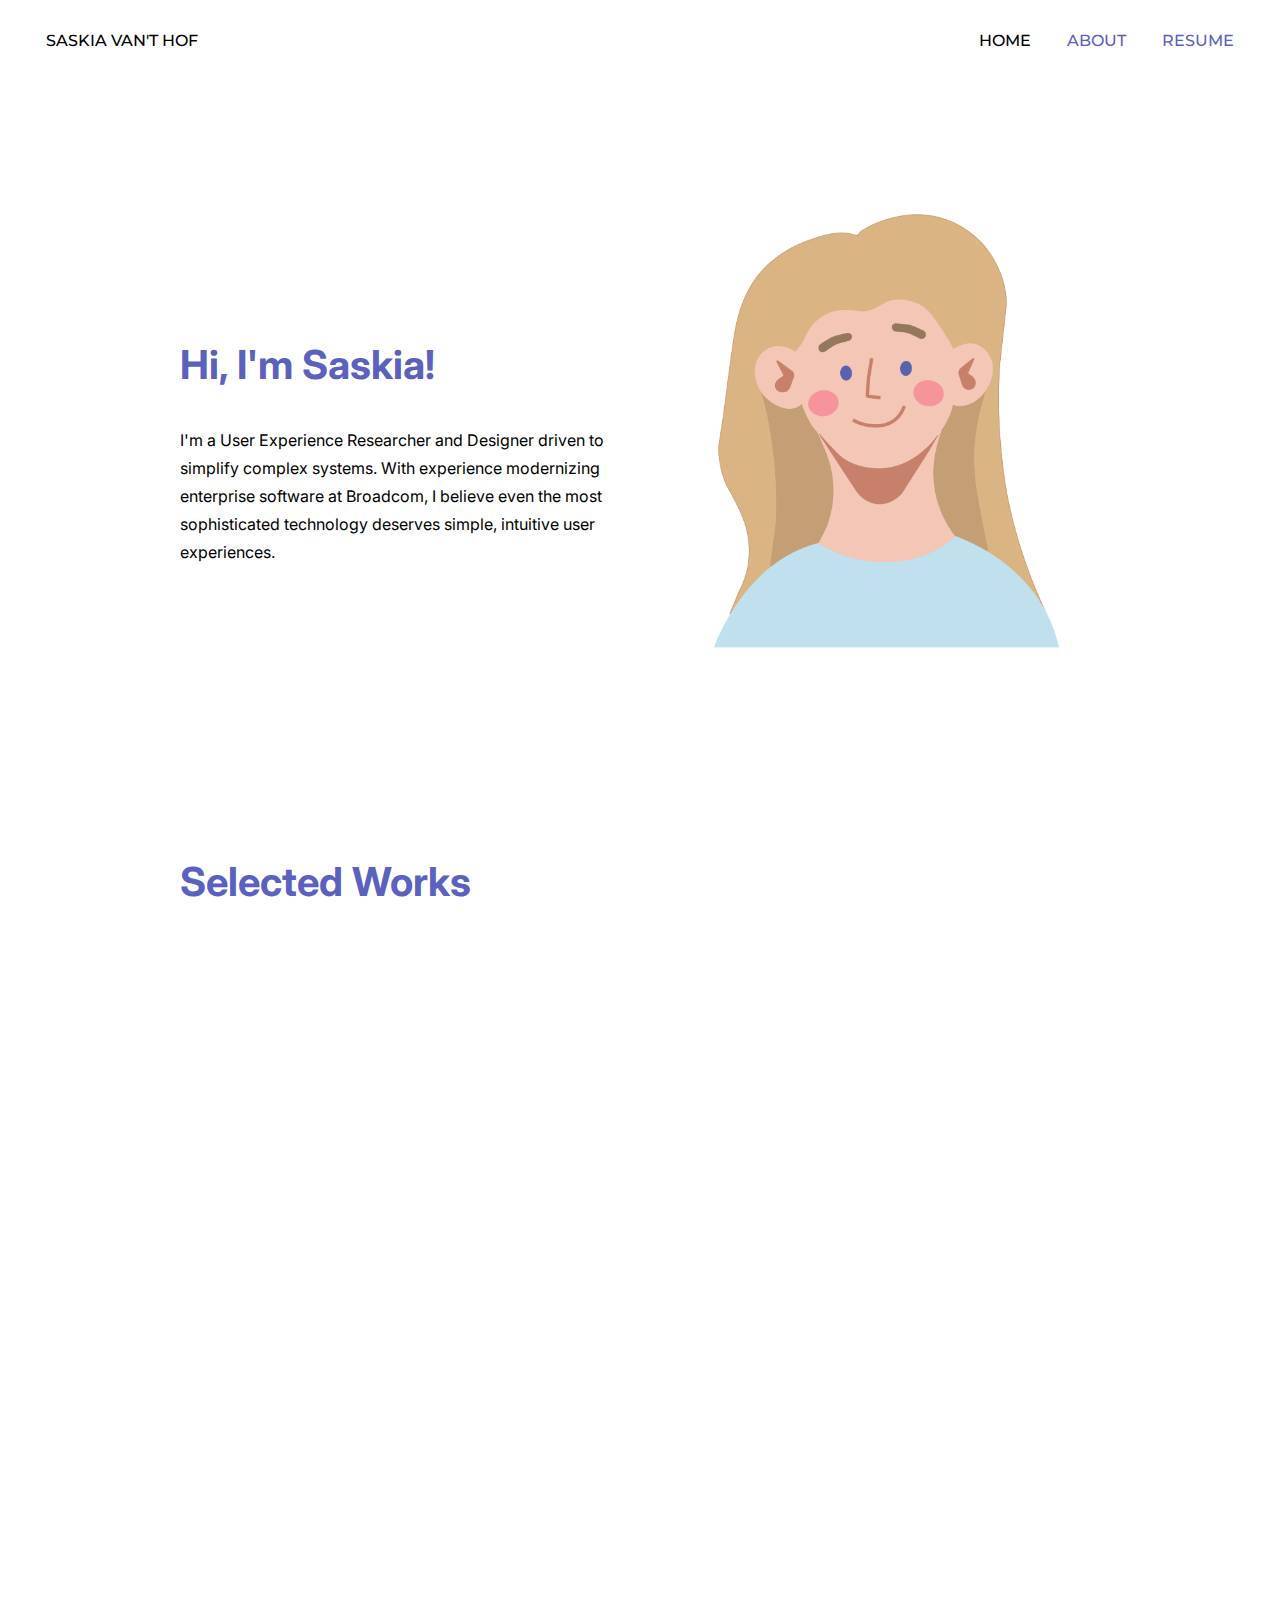
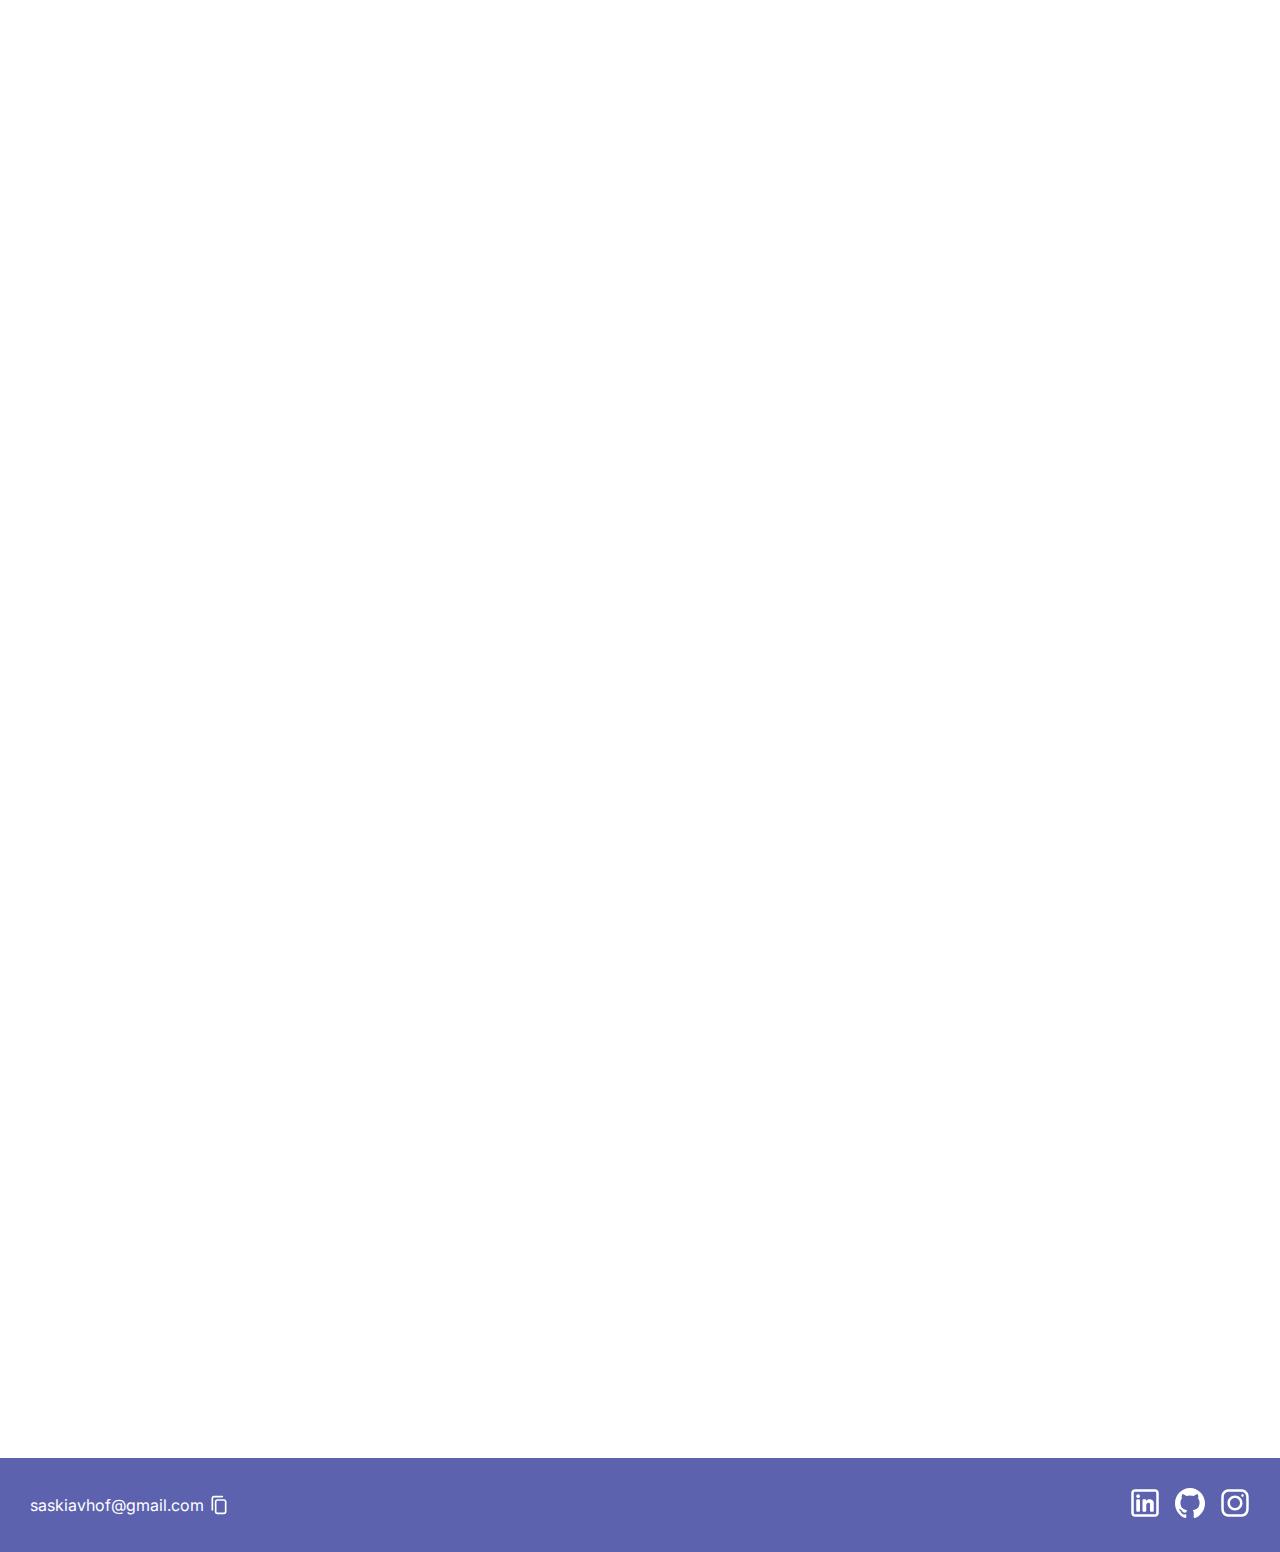
<file: index.html>
<!DOCTYPE html>
<html lang="en">
<head>
  <title>Saskia's Portfolio Website</title>
  <link rel="icon" type="image/x-icon" href="home/me.png">
  <meta charset="UTF-8">
  <meta name="viewport" content="width=device-width, initial-scale=1.0">
  <link rel="stylesheet" href="style.css">
  <script defer src="script.js"></script>
</head>

<!-- Google tag (gtag.js) -->
<script async src="https://www.googletagmanager.com/gtag/js?id=G-143PSEBSB7"></script>
<script>
  window.dataLayer = window.dataLayer || [];
  function gtag(){dataLayer.push(arguments);}
  gtag('js', new Date());

  gtag('config', 'G-143PSEBSB7');
</script>
  
<body class="home">

  <nav>
    <div class="left-section">
      <a href="index.html" id="portfolio" class="home current">SASKIA VAN'T HOF</a>
    </div>
    <div class="right-section">
      <a href="index.html" class="home current">HOME</a>
      <a href="about.html" class="about">ABOUT</a>
      <a href="#" onclick="openResume()" class="resume">RESUME</a>
    </div>
  </nav>

  <section class="intro-container">
    <div class="left-cell" id="left-cell">
      <h1>Hi, I'm Saskia!</h1>
      <p>I'm a User Experience Researcher and Designer driven to simplify complex systems. With experience modernizing enterprise software at Broadcom, I believe even the most sophisticated technology deserves simple, intuitive user experiences.</p>
    </div>
    <div class="right-cell">
      <img src="home/me.png" alt="Illustration of Saskia">
    </div>
  </section>

  <section class="selected-works">
    <h1>Selected Works</h1>
    
    <div class="selected-works-container">

      <div class="selected-works-item">
        <img src="mockups/Broadcom mockup.png" alt="Broadcom Work Image" class="work-image" id="broadcom">
        <div class="selected-work-item-details">
          <h3>Testing AI-Driven Qualitative Analysis for Improved UX Insights</h3>
          <p>Optimized workflow capacity by training local AI to securely and efficiently summarize 1000+ points of unstructured qualitative data. </p>
          <h2>CASE STUDY &#8594</h2>
        </div>
      </div>

      <div class="selected-works-item">
        <img src="pogoh/map.png" alt="POGOH Work Image" class="work-image" id="pogoh">
        <div class="selected-work-item-details">
          <h3>Investigating SaaS as an Approach to Public Bike-Sharing</h3>
          <p>Analyzed over 27,000 bike trips and 14 user interviews, providing actionable recommendations to enhance the effectiveness of public bike-sharing infrastructure.</p>
          <h2>CASE STUDY &#8594</h2>
        </div>
      </div>
      

      <div class="selected-works-item">
        <img src="mockups/involveMINT.png" alt="InvolveMINT Work Image" class="work-image" id="involvemint">
        <div class="selected-work-item-details">
          <h3>Boosting Task Completion Rates with a Design Overhaul</h3>
          <p>Redesigned and tested 50+ wireframes, achieving a 33% increase in work verification rates, significantly enhancing user experience and engagement.</p>
          <h2>CASE STUDY &#8594</h2>
        </div>
      </div>

      <div class="selected-works-item">
        <img src="mockups/StoryWorlds.png" alt="Story Worlds Work Image" class="work-image" id="storyworlds">
        <div class="selected-work-item-details">
          <h3>Creating a User-Centric Interface for Sharing Ecuadorian Folklore</h3>
          <p>Conducted deep cultural research to design a user-friendly system for storing and sharing Ecuadorian Quechuan folklore, fostering community involvement.</p>
          <h2>CASE STUDY &#8594</h2>
        </div>
      </div>
    <!---
    <div class="selected-works-item">
      <img src="mockups/PGHMusicHall.png" alt="PGH Music Hall Work Image" class="work-image">
      <div class="selected-work-item-details">
        <h3>Creating a ticketing service for PGH Music Hall</h3>
        <p>Designed a brand identity and a ticketing system for a mock music hall that emphasized exclusiveness and membership priority.</p>
        <h2>CASE STUDY &#8594</h2>
      </div>
    </div>--->


    </div>
  </section>

  <footer>
    <div class="footer-content">
      <div class="email-container">
        <span id="copyEmail" class="copy-symbol" onclick="copyToClipboard('saskiavhof@gmail.com')">saskiavhof@gmail.com</span>
        <img id="copyIcon" src="icons/copy.svg" alt="Copy" onclick="copyToClipboard('saskiavhof@gmail.com')">
      </div>
      <div class="social-icons">
        <a href="https://www.linkedin.com/in/saskia-van-t-hof/" target="_blank"><img src="icons/linkedin.svg" alt="LinkedIn"></a>
        <a href="https://github.com/saskiavhof" target="_blank"><img src="icons/github.svg" alt="GitHub"></a>
        <a href="https://www.instagram.com/saskia.makes/" target="_blank"><img src="icons/instagram.svg" alt="Instagram"></a>
      </div>
    </div>
  </footer>

</body>
</html>
</file>
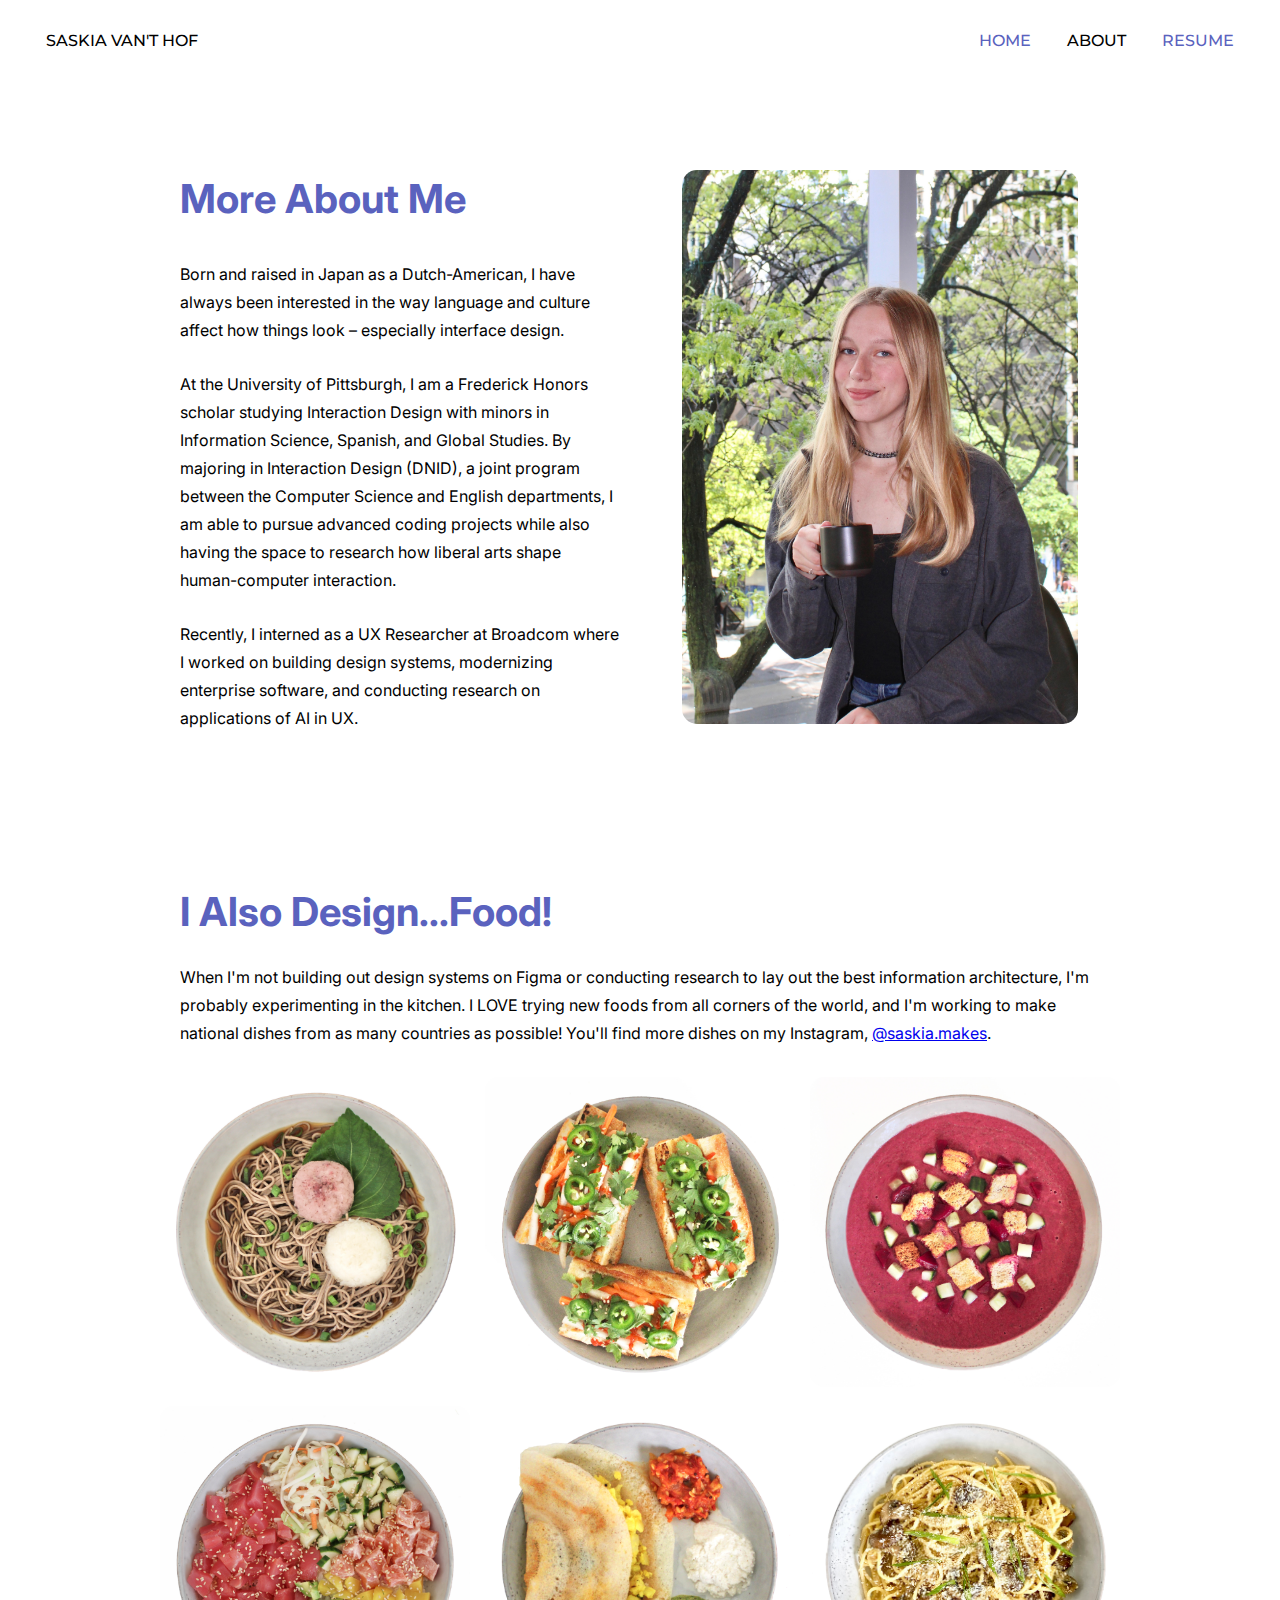
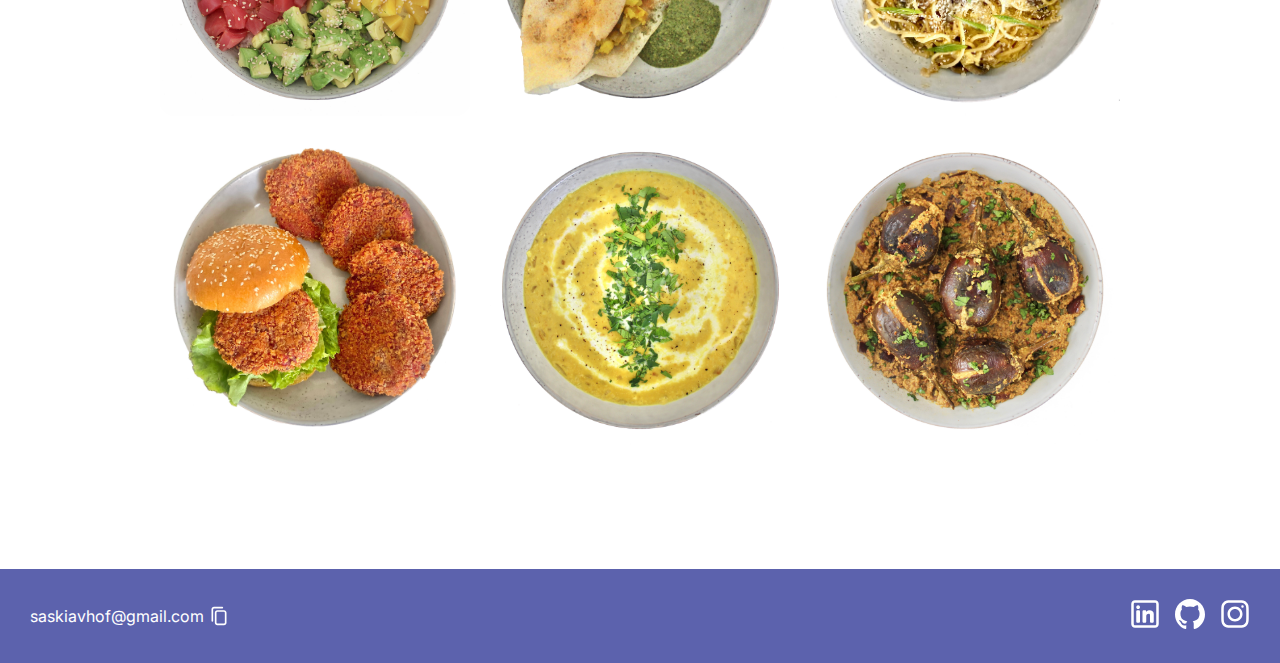
<file: about.html>
<!DOCTYPE html>
<html lang="en">
<head>
  <title>About</title>
  <link rel="icon" type="image/x-icon" href="home/me.png">
  <meta charset="UTF-8">
  <meta name="viewport" content="width=device-width, initial-scale=1.0">
  <link rel="stylesheet" href="style.css">
  <script defer src="script.js"></script>
</head>

<!-- Google tag (gtag.js) -->
<script async src="https://www.googletagmanager.com/gtag/js?id=G-143PSEBSB7"></script>
<script>
  window.dataLayer = window.dataLayer || [];
  function gtag(){dataLayer.push(arguments);}
  gtag('js', new Date());

  gtag('config', 'G-143PSEBSB7');
</script>
  
<body class="about">

  <nav>
    <div class="left-section">
      <a href="index.html" id="portfolio" class="home current">SASKIA VAN'T HOF</a>
    </div>
    <div class="right-section">
      <a href="index.html" class="home">HOME</a>
      <a href="about.html" class="about current">ABOUT</a>
      <a href="#" onclick="openResume()" class="resume">RESUME</a>
    </div>
  </nav>


    <section class="intro-container">
    <div class="left-cell">
      <h1>More About Me</h1>
      <p>Born and raised in Japan as a Dutch-American, I have always been interested in the way language and culture affect how things look – especially interface design.</p>
      <p>At the University of Pittsburgh, I am a Frederick Honors scholar studying Interaction Design with minors in Information Science, Spanish, and Global Studies. By majoring in Interaction Design (DNID), a joint program between the Computer Science and English departments, I am able to pursue advanced coding projects while also having the space to research how liberal arts shape human-computer interaction.</p>
      <p>Recently, I interned as a UX Researcher at Broadcom where I worked on building design systems, modernizing enterprise software, and conducting research on applications of AI in UX.</p>
    </div>
    <div class="right-cell" id="about-photo">
      <img src="about/saskia2.jpeg" alt="Photo of Saskia">
    </div>
  </section>

  <section class="career-container">
    <div class="career-content">
      <h1>I Also Design...Food!</h1>
      <p>When I'm not building out design systems on Figma or conducting research to lay out the best information architecture, I'm probably experimenting in the kitchen. I LOVE trying new foods from all corners of the world, and I'm working to make national dishes from as many countries as possible! You'll find more dishes on my Instagram, <a href="https://www.instagram.com/saskia.makes/" target="_blank">@saskia.makes</a>.</p>
    </div>
    <div class="photo-grid">
      <a href="https://www.instagram.com/p/CsZ6-fOA2QR/" target="_blank">
        <img src="about/photo1.jpg" alt="Dish 1" class="dish-photo">
      </a>
      <a href="https://www.instagram.com/p/CzElAgegw88/" target="_blank">
        <img src="about/photo2.jpg" alt="Dish 2" class="dish-photo">
      </a>
      <a href="https://www.instagram.com/p/CuSUgO0g2uL/" target="_blank">
        <img src="about/photo3.jpg" alt="Dish 3" class="dish-photo">
      </a>
      <a href="https://www.instagram.com/p/Cvc3cAFgEZf/" target="_blank">
        <img src="about/photo4.jpg" alt="Dish 4" class="dish-photo">
      </a>
      <a href="https://www.instagram.com/p/CtW_NHtg81j/" target="_blank">
        <img src="about/photo5.jpg" alt="Dish 5" class="dish-photo">
      </a>
      <a href="https://www.instagram.com/p/CsozxZhgk-b/" target="_blank">
        <img src="about/photo6.jpg" alt="Dish 6" class="dish-photo">
      </a>
      <a href="https://www.instagram.com/p/CuaSHNag0PR/" target="_blank">
        <img src="about/photo7.jpg" alt="Dish 7" class="dish-photo">
      </a>
      <a href="https://www.instagram.com/p/C3yHoRRgoD_/" target="_blank">
        <img src="about/photo8.jpg" alt="Dish 8" class="dish-photo">
      </a>
      <a href="https://www.instagram.com/p/CxGUqy5g7HV/" target="_blank">
        <img src="about/photo9.jpg" alt="Dish 9" class="dish-photo">
      </a>
    </div>    
  </section>

  <footer>
    <div class="footer-content">
      <div class="email-container">
        <span id="copyEmail" class="copy-symbol" onclick="copyToClipboard('saskiavhof@gmail.com')">saskiavhof@gmail.com</span>
        <img id="copyIcon" src="icons/copy.svg" alt="Copy" onclick="copyToClipboard('saskiavhof@gmail.com')">
      </div>
      <div class="social-icons">
        <a href="https://www.linkedin.com/in/saskia-van-t-hof/" target="_blank"><img src="icons/linkedin.svg" alt="LinkedIn"></a>
        <a href="https://github.com/saskiavhof" target="_blank"><img src="icons/github.svg" alt="GitHub"></a>
        <a href="https://www.instagram.com/saskia.makes/" target="_blank"><img src="icons/instagram.svg" alt="Instagram"></a>
      </div>
    </div>
  </footer>

</body>
</html>
</file>
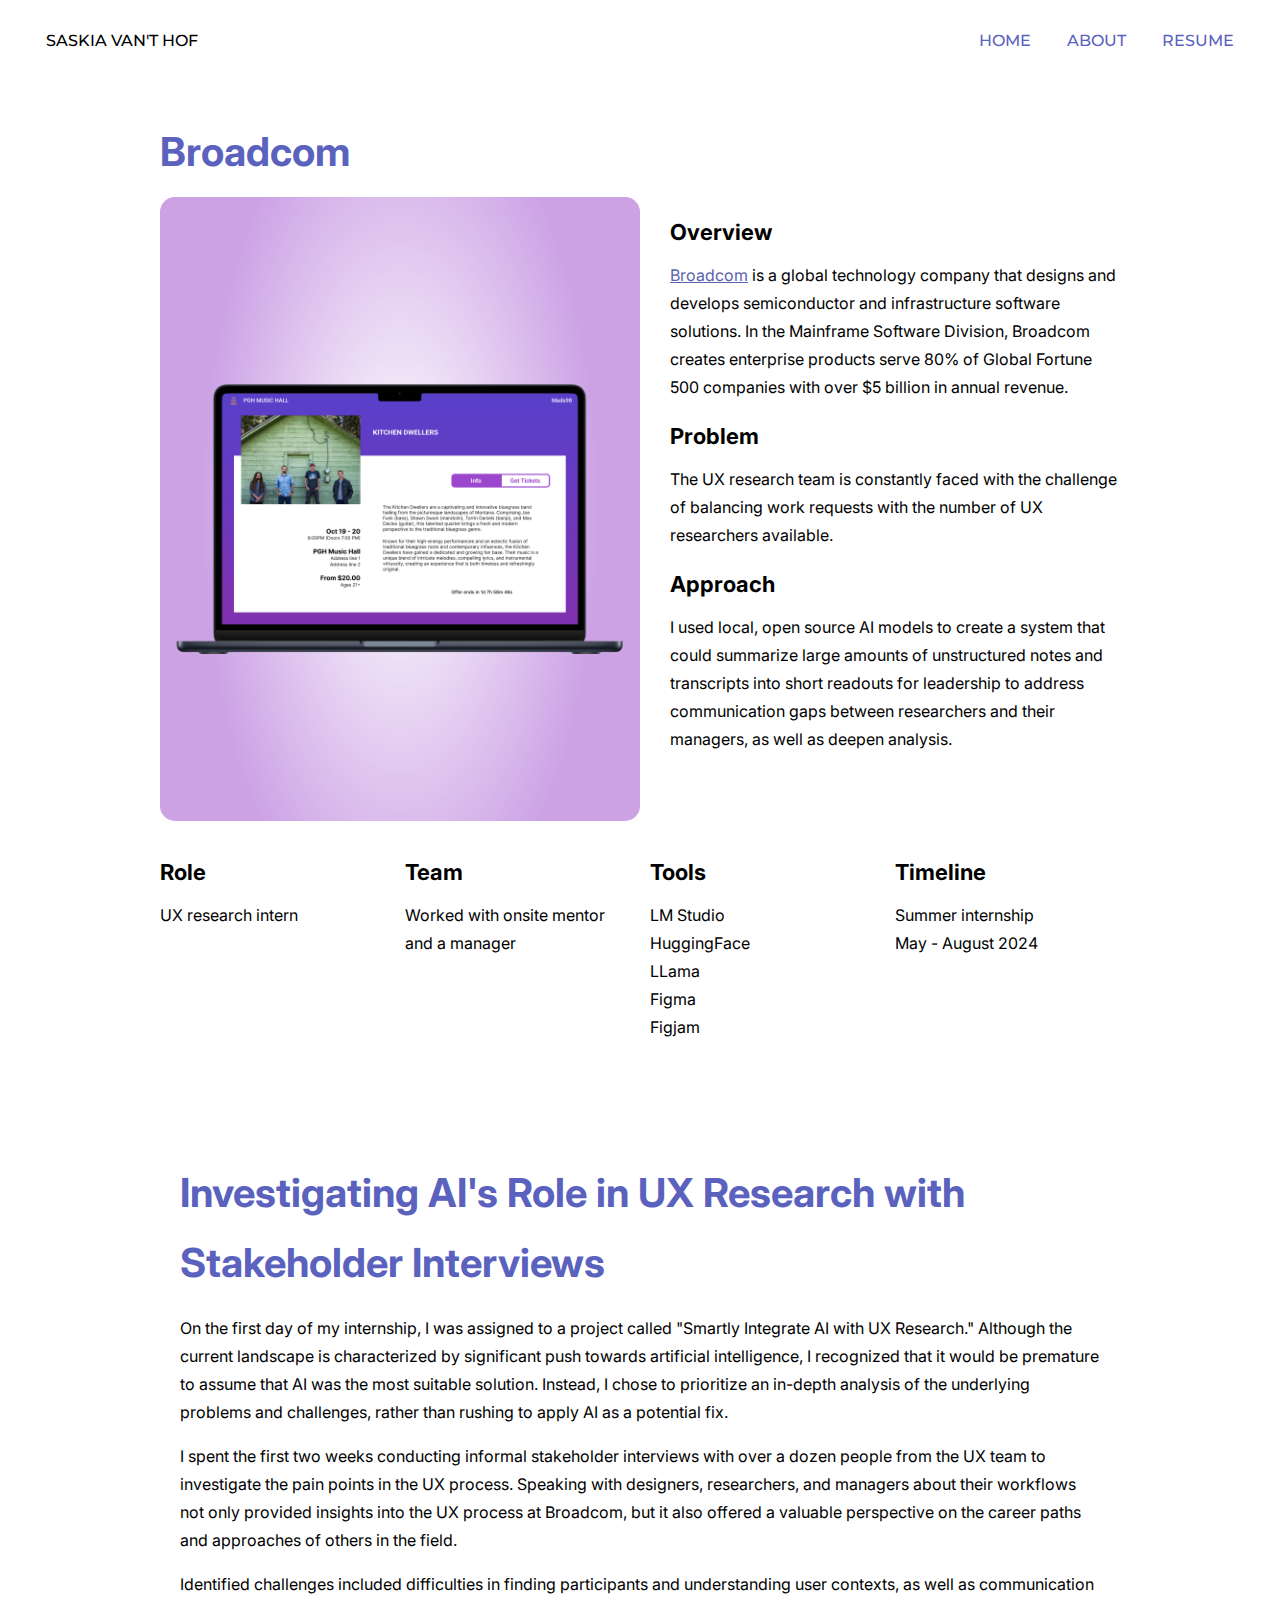
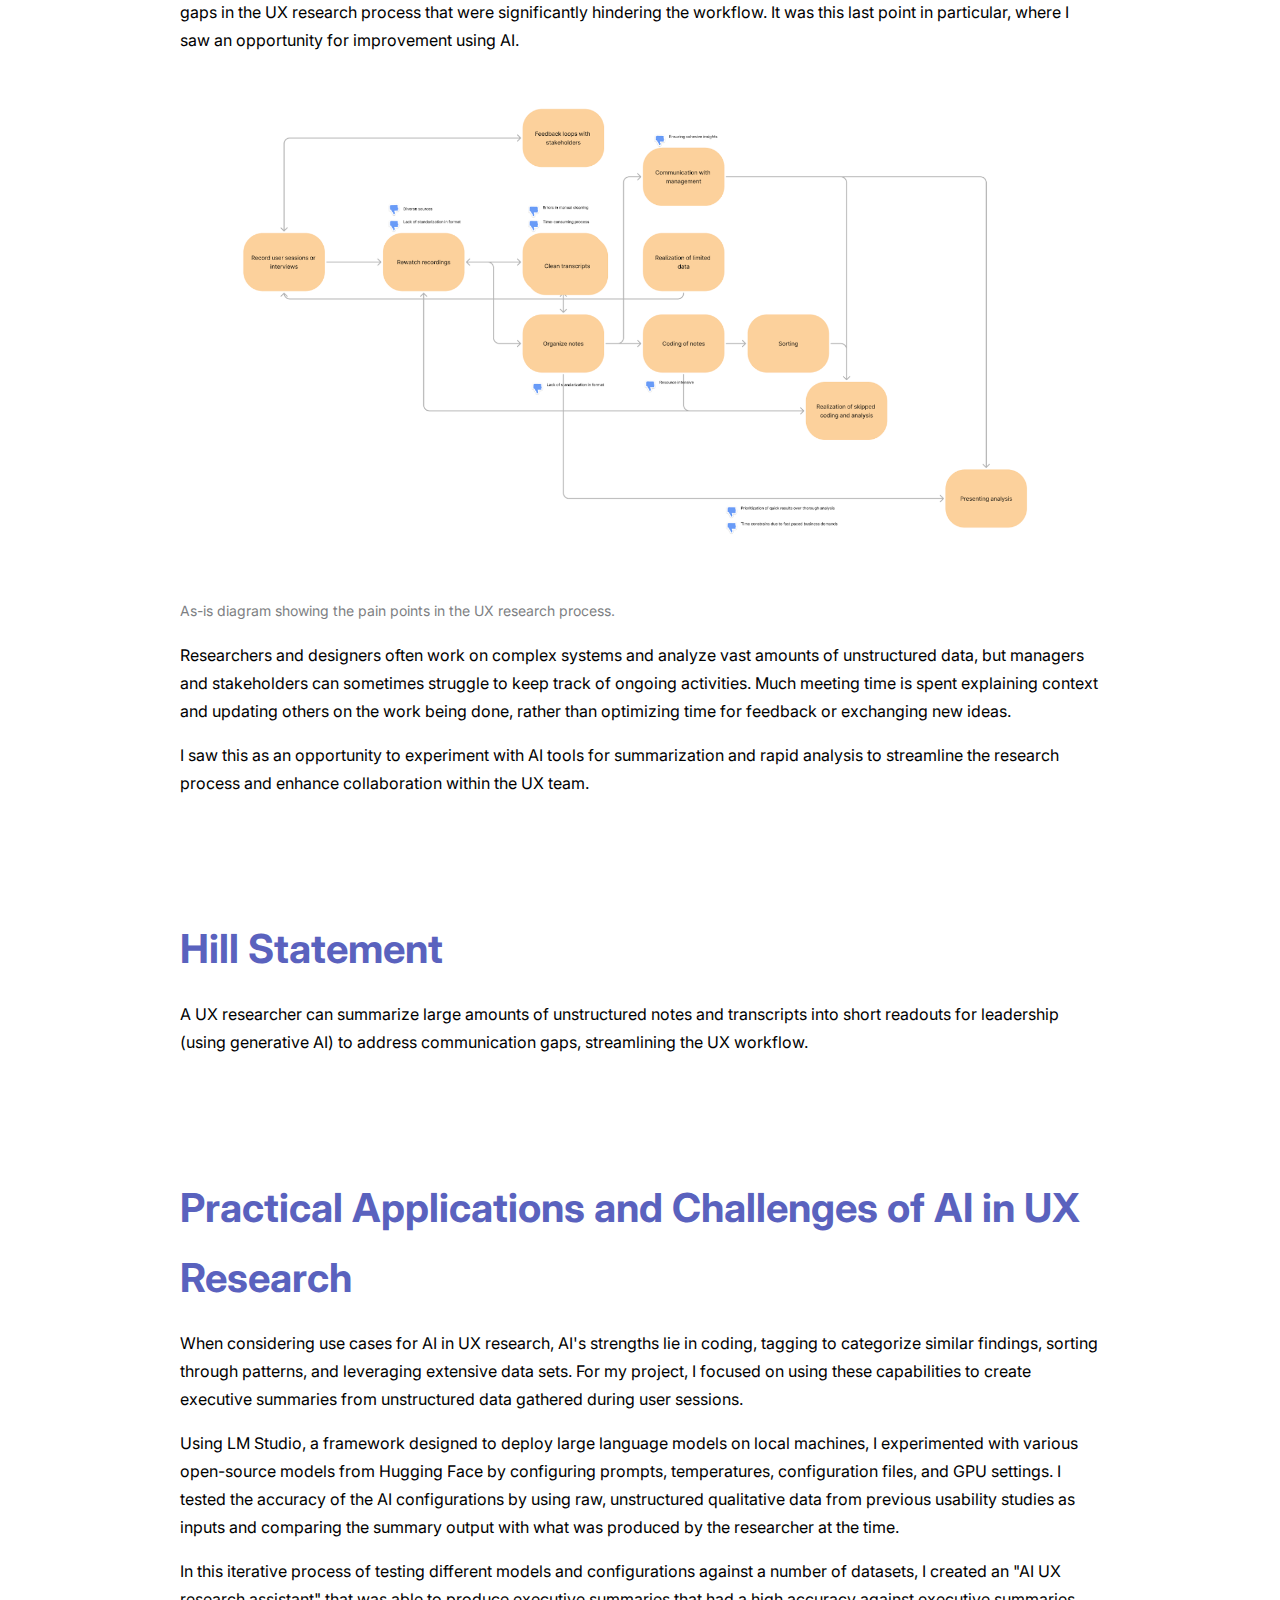
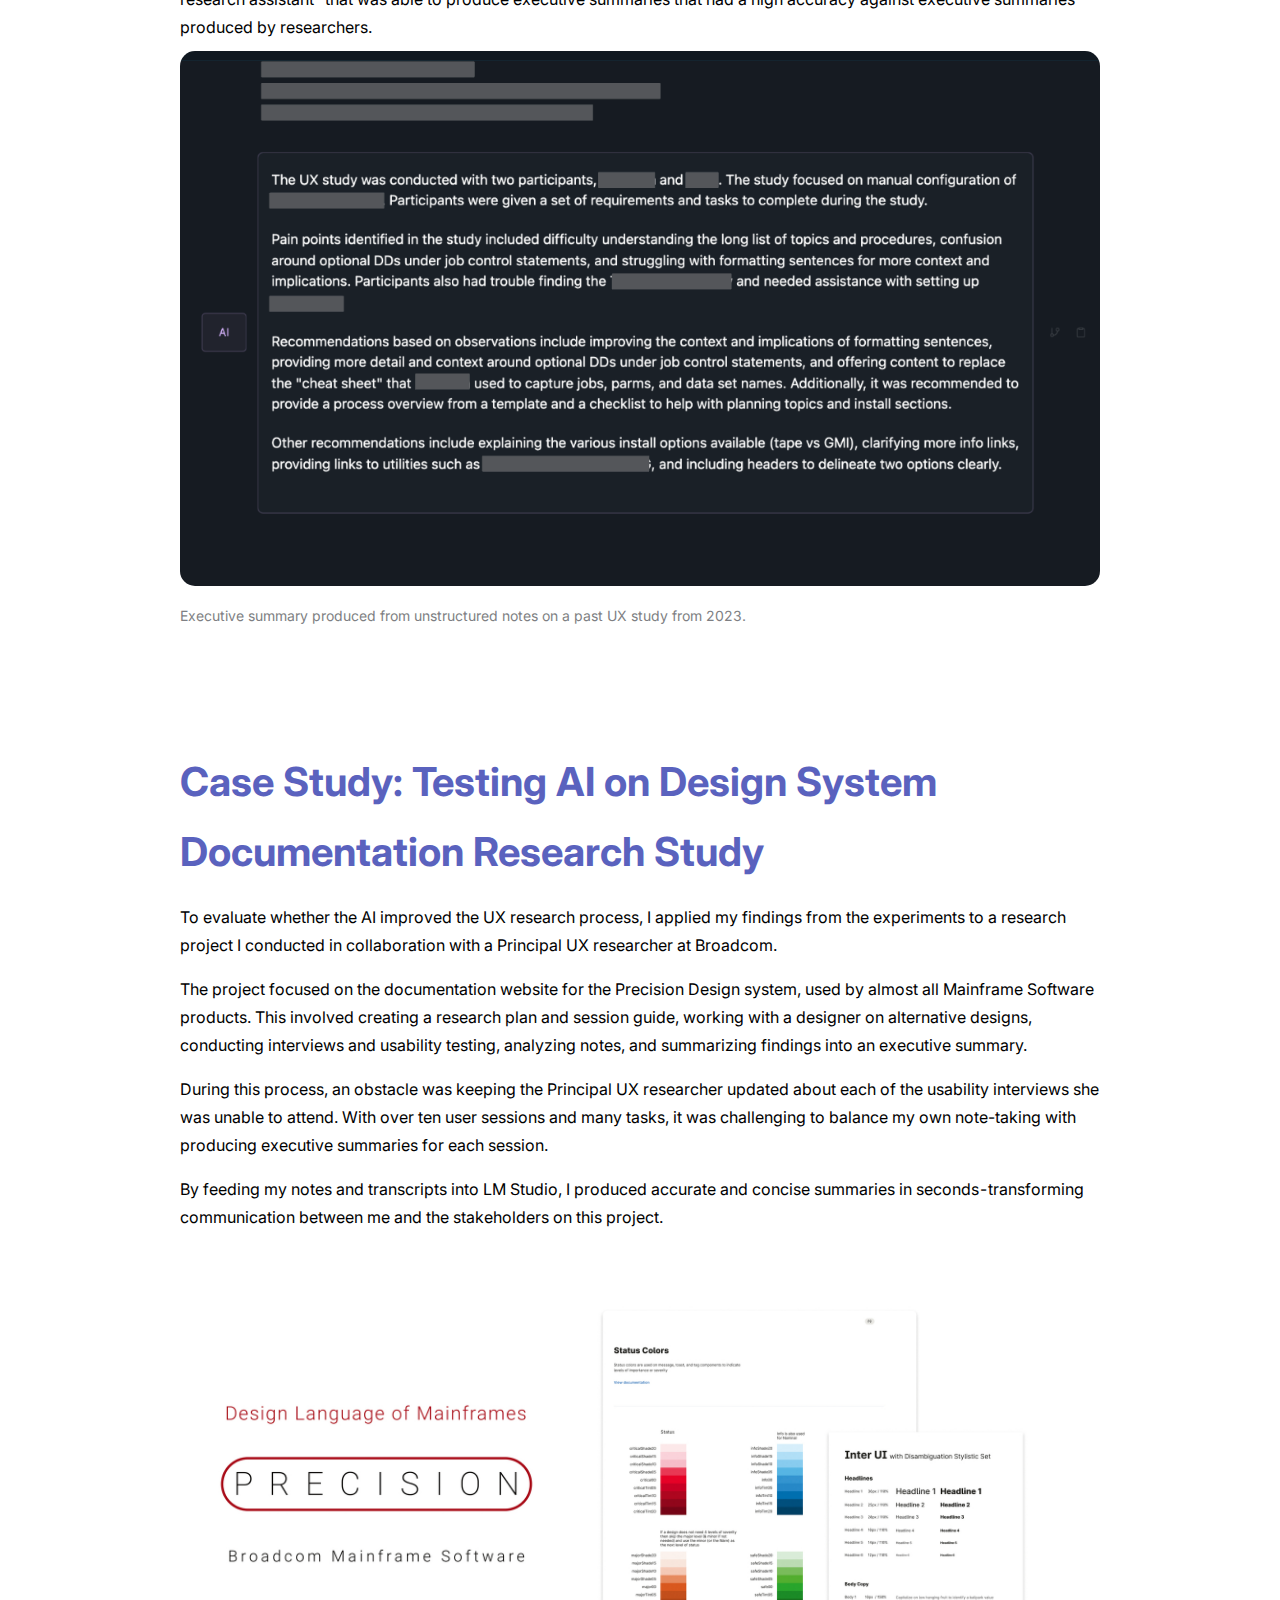
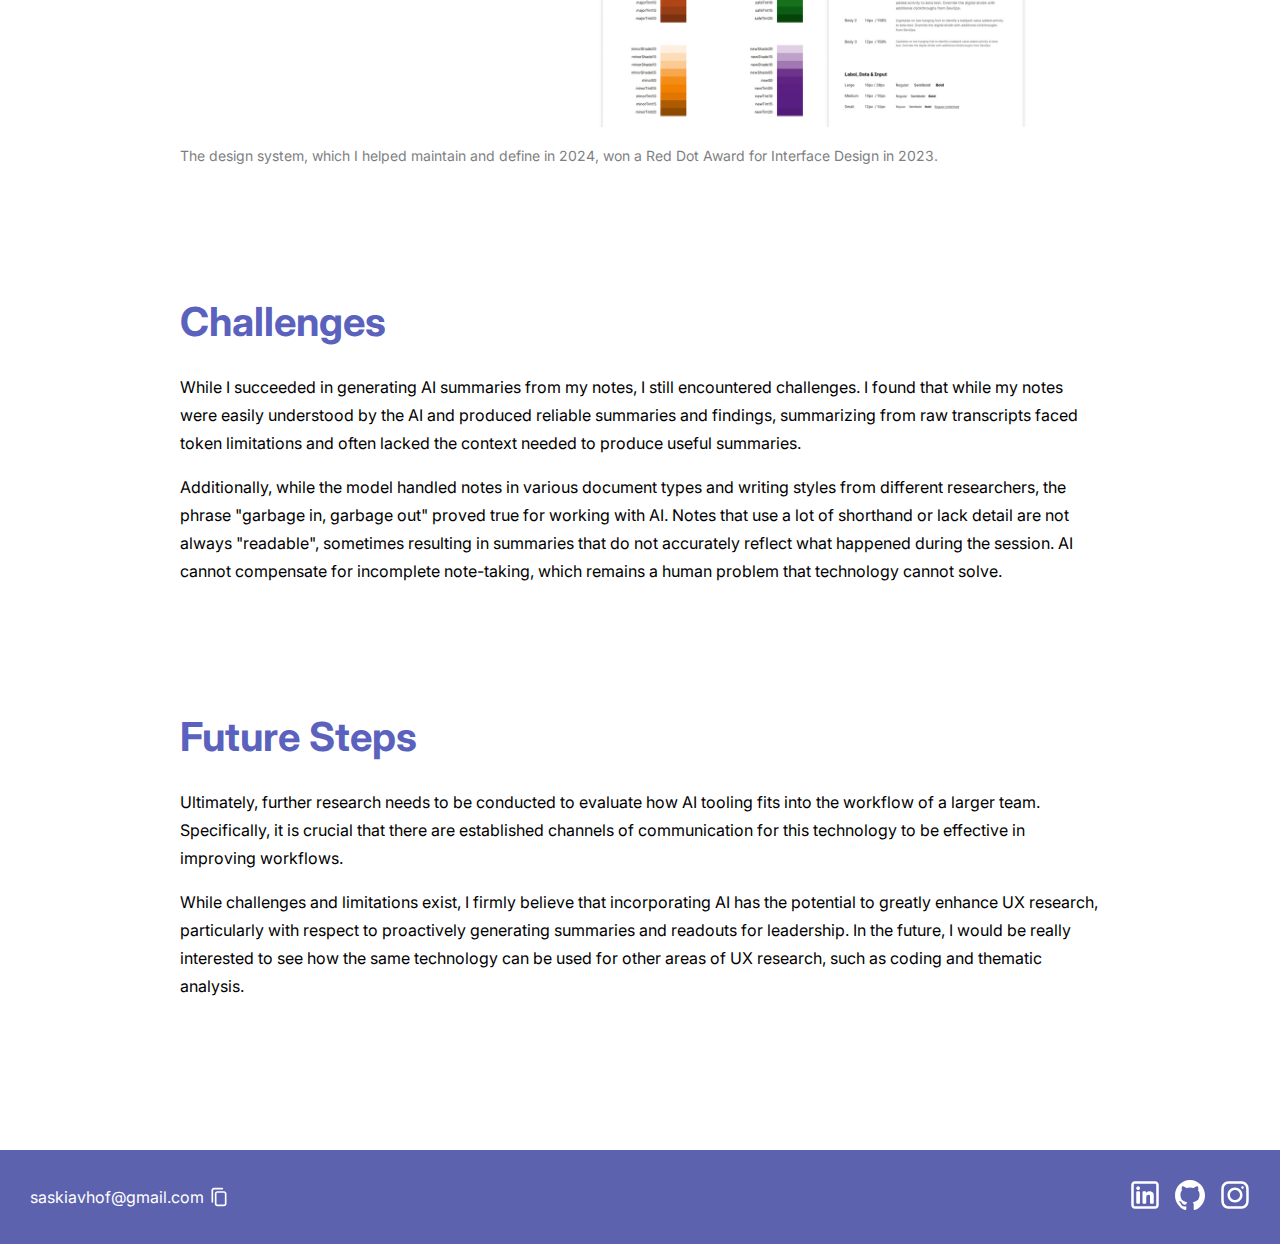
<file: broadcom.html>
<!DOCTYPE html>
<html lang="en">
<head>
  <title>Broadcom</title>
  <link rel="icon" type="image/x-icon" href="home/me.png">
  <meta charset="UTF-8">
  <meta name="viewport" content="width=device-width, initial-scale=1.0">
  <link rel="stylesheet" href="projects.css">
  <script defer src="script.js"></script>
</head>

<!-- Google tag (gtag.js) -->
<script async src="https://www.googletagmanager.com/gtag/js?id=G-143PSEBSB7"></script>
<script>
  window.dataLayer = window.dataLayer || [];
  function gtag(){dataLayer.push(arguments);}
  gtag('js', new Date());

  gtag('config', 'G-143PSEBSB7');
</script>
  
<body class="project">

  <nav>
    <div class="left-section">
      <a href="index.html" id="portfolio" class="home current">SASKIA VAN'T HOF</a>
    </div>
    <div class="right-section">
      <a href="index.html" class="home">HOME</a>
      <a href="about.html" class="about">ABOUT</a>
      <a href="#" onclick="openResume()" class="resume">RESUME</a>
    </div>
  </nav>


  <section class="project-container">
    <div class="career-container">
      <div class="project-title">
        <h1>Broadcom</h1>
      </div>
      
      <div class="project-problem">
        <div class="project-left-cell">
          <img src="mockups/broadcomvertical.png" alt="Broadcom Work Image" class="work-image" id="broadcom">
        </div>
        <div class="project-right-cell">
          <div class="project-right-cell-content">
            <h3>Overview</h3>
              <p><a href="https://www.broadcom.com/products/mainframe" target="_blank">Broadcom</a> is a global technology company that designs and develops semiconductor and infrastructure software solutions. In the Mainframe Software Division, Broadcom creates enterprise products serve 80% of Global Fortune 500 companies with over $5 billion in annual revenue. </p>
              <h3>Problem</h3>
              <p>The UX research team is constantly faced with the challenge of balancing work requests with the number of UX researchers available.</p>
              <h3>Approach</h3>
              <p>I used local, open source AI models to create a system that could summarize large amounts of unstructured notes and transcripts into short readouts for leadership to address communication gaps between researchers and their managers, as well as deepen analysis.</p>
              </p>
          </div>
        </div>
      </div>
    </div>
    <div class="overview-grid">
      <div class="overview-grid-item">
        <h3>Role</h3>
          <p>UX research intern</p>
      </div>
      <div class="overview-grid-item">
        <h3>Team</h3>
          <p>Worked with onsite mentor and a manager</p>
      </div>
      <div class="overview-grid-item">
        <h3>Tools</h3>
          <p>LM Studio<br>HuggingFace<br>LLama<br>Figma<br>Figjam</p>
      </div>
      <div class="overview-grid-item">
        <h3>Timeline</h3>
          <p>Summer internship<br>May - August 2024</p>
      </div>
    </div>
  </section>

  <section class="case-study-container">

    <h1>Investigating AI's Role in UX Research with Stakeholder Interviews</h1>
    <div class="case-study-content">
      <div class="case-study-description">
        <p>On the first day of my internship, I was assigned to a project called "Smartly Integrate AI with UX Research." Although the current landscape is characterized by significant push towards artificial intelligence, I recognized that it would be premature to assume that AI was the most suitable solution. Instead, I chose to prioritize an in-depth analysis of the underlying problems and challenges, rather than rushing to apply AI as a potential fix.</p>
        <p>I spent the first two weeks conducting informal stakeholder interviews with over a dozen people from the UX team to investigate the pain points in the UX process. Speaking with designers, researchers, and managers about their workflows not only provided insights into the UX process at Broadcom, but it also offered a valuable perspective on the career paths and approaches of others in the field.</p>
        <p>Identified challenges included difficulties in finding participants and understanding user contexts, as well as communication gaps in the UX research process that were significantly hindering the workflow. It was this last point in particular, where I saw an opportunity for improvement using AI.</p>
      </div>
      <div class="case-study-image">
        <img src="broadcom/As-is.png" alt="Broadcom As-Is Diagram" class="work-image">
        <h2>As-is diagram showing the pain points in the UX research process.</h2>
      </div>
      <div class="case-study-description">
        <p>Researchers and designers often work on complex systems and analyze vast amounts of unstructured data, but managers and stakeholders can sometimes struggle to keep track of ongoing activities. Much meeting time is spent explaining context and updating others on the work being done, rather than optimizing time for feedback or exchanging new ideas.</p>
        <p>I saw this as an opportunity to experiment with AI tools for summarization and rapid analysis to streamline the research process and enhance collaboration within the UX team.</p>
      </div>
    </div>
  </section>

  <section class="case-study-container">
    <h1>Hill Statement</h1>
    <div class="case-study-content">
      <div class="case-study-description">
        <p>A UX researcher can summarize large amounts of unstructured notes and transcripts into short readouts for leadership (using generative AI) to address communication gaps, streamlining the UX workflow.</p>
    </div>
  </section>

  <section class="case-study-container">
    <h1>Practical Applications and Challenges of AI in UX Research</h1>
    <div class="case-study-content">
      <div class="case-study-description">
        <p>When considering use cases for AI in UX research, AI's strengths lie in coding, tagging to categorize similar findings, sorting through patterns, and leveraging extensive data sets. For my project, I focused on using these capabilities to create executive summaries from unstructured data gathered during user sessions.</p>
        <p>Using LM Studio, a framework designed to deploy large language models on local machines, I experimented with various open-source models from Hugging Face by configuring prompts, temperatures, configuration files, and GPU settings. I tested the accuracy of the AI configurations by using raw, unstructured qualitative data from previous usability studies as inputs and comparing the summary output with what was produced by the researcher at the time.</p>
        <p>In this iterative process of testing different models and configurations against a number of datasets, I created an "AI UX research assistant" that was able to produce executive summaries that had a high accuracy against executive summaries produced by researchers.</p>
      <!-- Image with subtitle -->
      <div class="case-study-image">
        <img src="broadcom/ouput.png" alt="Screenshot of AI output" class="work-image">
        <h2>Executive summary produced from unstructured notes on a past UX study from 2023.</h2>
      </div>
    </div>
  </section>

  <section class="case-study-container">
    <h1>Case Study: Testing AI on Design System Documentation Research Study</h1>
    <div class="case-study-content">
      <div class="case-study-description">
        <p>To evaluate whether the AI improved the UX research process, I applied my findings from the experiments to a research project I conducted in collaboration with a Principal UX researcher at Broadcom.</p>
        <p>The project focused on the documentation website for the Precision Design system, used by almost all Mainframe Software products. This involved creating a research plan and session guide, working with a designer on alternative designs, conducting interviews and usability testing, analyzing notes, and summarizing findings into an executive summary.</p>
        <p>During this process, an obstacle was keeping the Principal UX researcher updated about each of the usability interviews she was unable to attend. With over ten user sessions and many tasks, it was challenging to balance my own note-taking with producing executive summaries for each session.</p>
        <p>By feeding my notes and transcripts into LM Studio, I produced accurate and concise summaries in seconds - transforming communication between me and the stakeholders on this project.</p>
      </div>
    </div>
    <div class="case-study-image">
      <img src="broadcom/Broadcom assets/design system.jpg" alt="Screenshot of AI output" class="work-image">
      <h2>The design system, which I helped maintain and define in 2024, won a Red Dot Award for Interface Design in 2023.</h2>
    </div>
  </section>

  <section class="case-study-container">
    <h1>Challenges</h1>
    <div class="case-study-content">
      <div class="case-study-description">
        <p>While I succeeded in generating AI summaries from my notes, I still encountered challenges. I found that while my notes were easily understood by the AI and produced reliable summaries and findings, summarizing from raw transcripts faced token limitations and often lacked the context needed to produce useful summaries.</p>
        <p>Additionally, while the model handled notes in various document types and writing styles from different researchers, the phrase "garbage in, garbage out" proved true for working with AI. Notes that use a lot of shorthand or lack detail are not always "readable", sometimes resulting in summaries that do not accurately reflect what happened during the session. AI cannot compensate for incomplete note-taking, which remains a human problem that technology cannot solve.</p>
      </div>
    </div>
  </section>
  

  <section class="case-study-container">
    <h1>Future Steps</h1>
    <div class="case-study-content">
      <div class="case-study-description">
        <p>Ultimately, further research needs to be conducted to evaluate how AI tooling fits into the workflow of a larger team. Specifically, it is crucial that there are established channels of communication for this technology to be effective in improving workflows.</p>
        <p>While challenges and limitations exist, I firmly believe that incorporating AI has the potential to greatly enhance UX research, particularly with respect to proactively generating summaries and readouts for leadership. In the future, I would be really interested to see how the same technology can be used for other areas of UX research, such as coding and thematic analysis.</p>
      </div>
    </div>
  </section>

  <footer>
    <div class="footer-content">
      <div class="email-container">
        <span id="copyEmail" class="copy-symbol" onclick="copyToClipboard('saskiavhof@gmail.com')">saskiavhof@gmail.com</span>
        <img id="copyIcon" src="icons/copy.svg" alt="Copy" onclick="copyToClipboard('saskiavhof@gmail.com')">
      </div>
      <div class="social-icons">
        <a href="https://www.linkedin.com/in/saskia-van-t-hof/" target="_blank"><img src="icons/linkedin.svg" alt="LinkedIn"></a>
        <a href="https://github.com/saskiavhof" target="_blank"><img src="icons/github.svg" alt="GitHub"></a>
        <a href="https://www.instagram.com/saskia.makes/" target="_blank"><img src="icons/instagram.svg" alt="Instagram"></a>
      </div>
    </div>
  </footer>

</body>
</html>
</file>
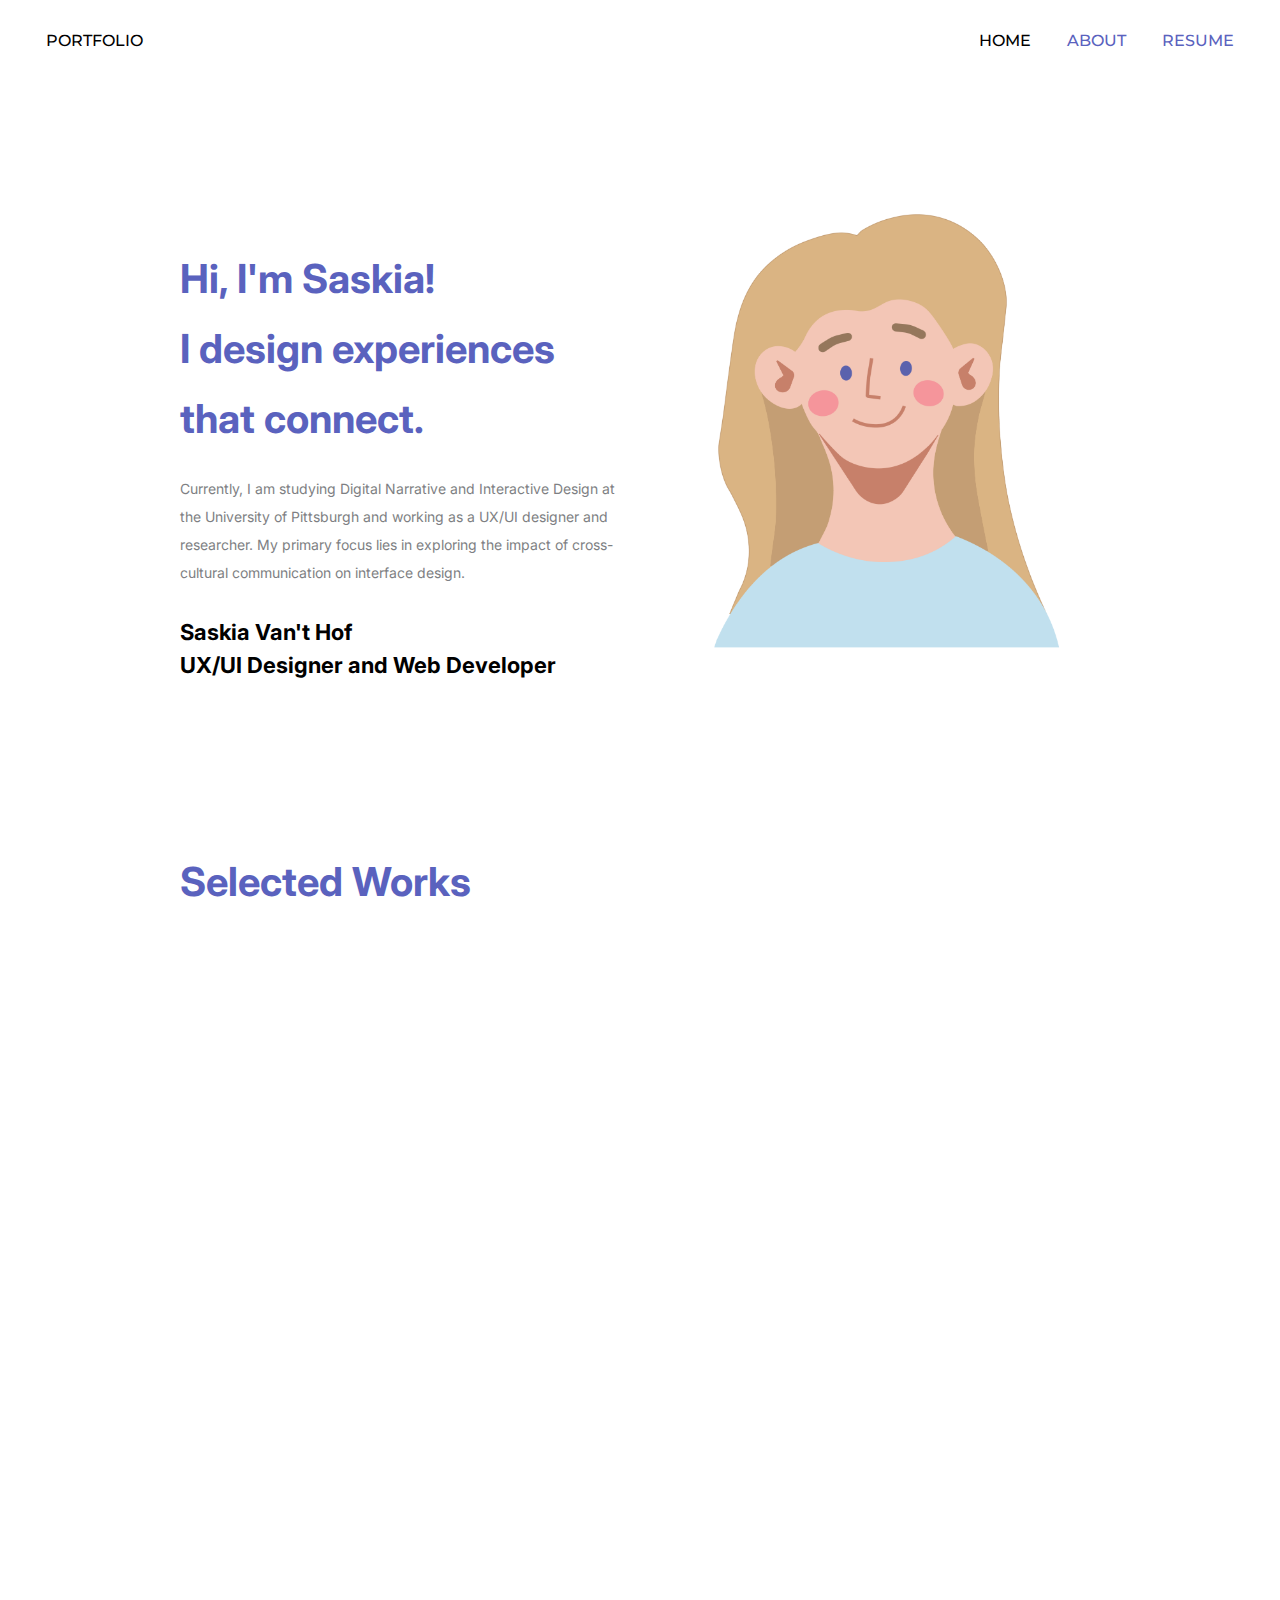
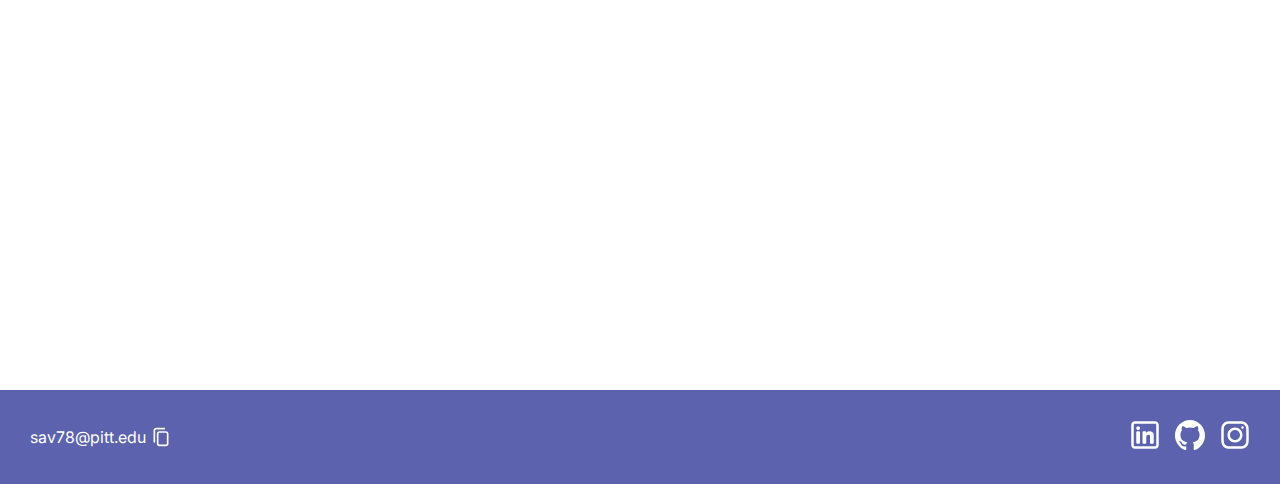
<file: home.html>
<!DOCTYPE html>
<html lang="en">
<head>
  <meta charset="UTF-8">
  <meta name="viewport" content="width=device-width, initial-scale=1.0">
  <link rel="stylesheet" href="style.css">
  <script defer src="script.js"></script>
</head>
<body class="home">

  <nav>
    <div class="left-section">
      <a href="home.html" class="home current">PORTFOLIO</a>
    </div>
    <div class="right-section">
      <a href="home.html" class="home current">HOME</a>
      <a href="about.html" class="about">ABOUT</a>
      <a href="#" onclick="openResume()" class="resume">RESUME</a>
    </div>
  </nav>

  <section class="intro-container">
    <div class="left-cell">
      <h1>Hi, I'm Saskia!<br>I design experiences that connect.</h1>
      <h2>Currently, I am studying Digital Narrative and Interactive Design at the University of Pittsburgh and working as a UX/UI designer and researcher. My primary focus lies in exploring the impact of cross-cultural communication on interface design.</h2>
      <h3>Saskia Van't Hof</h3>
      <h3>UX/UI Designer and Web Developer</h3>
    </div>
    <div class="right-cell">
      <img src="home/me.png" alt="Illustration of Saskia">
    </div>
  </section>

  <section class="selected-works">
    <h1>Selected Works</h1>
    
    <div class="selected-works-container">
      <div class="selected-works-item">
        <img src="mockups/InvolveMINT mockup.png" alt="InvolveMINT Work Image" class="work-image">
        <h2>InvolveMINT ∙ UX/UI Design Intern</h2>
        <h3>Reinventing the work verification feature</h3>
      </div>
      <div class="selected-works-item">
        <img src="mockups/StoryWorlds Mockup 2.png" alt="Story Worlds Work Image" class="work-image">
        <h2>StoryWorlds ∙ UX/UI Researcher</h2>
        <h3>Developing an open-source knowledge graph</h3>
      </div>
      <div class="selected-works-item">
        <img src="mockups/PGHMusicHall Mockup.png" alt="PGH Music Hall Work Image" class="work-image">
        <h2>INFSCI 1420 ∙ UX/UI Designer</h2>
        <h3>Creating a ticketing service for PGH Music Hall</h3>
      </div>
      <div class="selected-works-item">
        <img src="mockups/PGHMusicHall Mockup.png" alt="Forbes & Fifth Work Image" class="work-image">
        <h2>Forbes & Fifth ∙ Designer</h2>
        <h3>Designing undergraduate research journals</h3>
      </div>
      <div class="selected-works-item">
        <img src="mockups/PGHMusicHall Mockup.png" alt="Forbes & Fifth Work Image" class="work-image">
        <h2>Capstone ∙ Web Developer</h2>
        <h3>Programming an interactive website and game</h3>
      </div>
      <div class="selected-works-item">
        <img src="mockups/PGHMusicHall Mockup.png" alt="Forbes & Fifth Work Image" class="work-image">
        <h2>Forbes & Fifth ∙ Designer</h2>
        <h3>Designing an educational kiosk</h3>
      </div>

    </div>
  </section>

  <footer>
    <div class="footer-content">
      <div class="email-container">
        <span id="copyEmail" class="copy-symbol" onclick="copyToClipboard('sav78@pitt.edu')">sav78@pitt.edu</span>
        <img id="copyIcon" src="icons/copy.svg" alt="Copy" onclick="copyToClipboard('sav78@pitt.edu')">
      </div>
      <div class="social-icons">
        <a href="https://www.linkedin.com/in/saskia-van-t-hof/" target="_blank"><img src="icons/linkedin.svg" alt="LinkedIn"></a>
        <a href="https://github.com/saskiavhof" target="_blank"><img src="icons/github.svg" alt="GitHub"></a>
        <a href="https://www.instagram.com/saskia.makes/" target="_blank"><img src="icons/instagram.svg" alt="Instagram"></a>
      </div>
    </div>
  </footer>

</body>
</html>
</file>
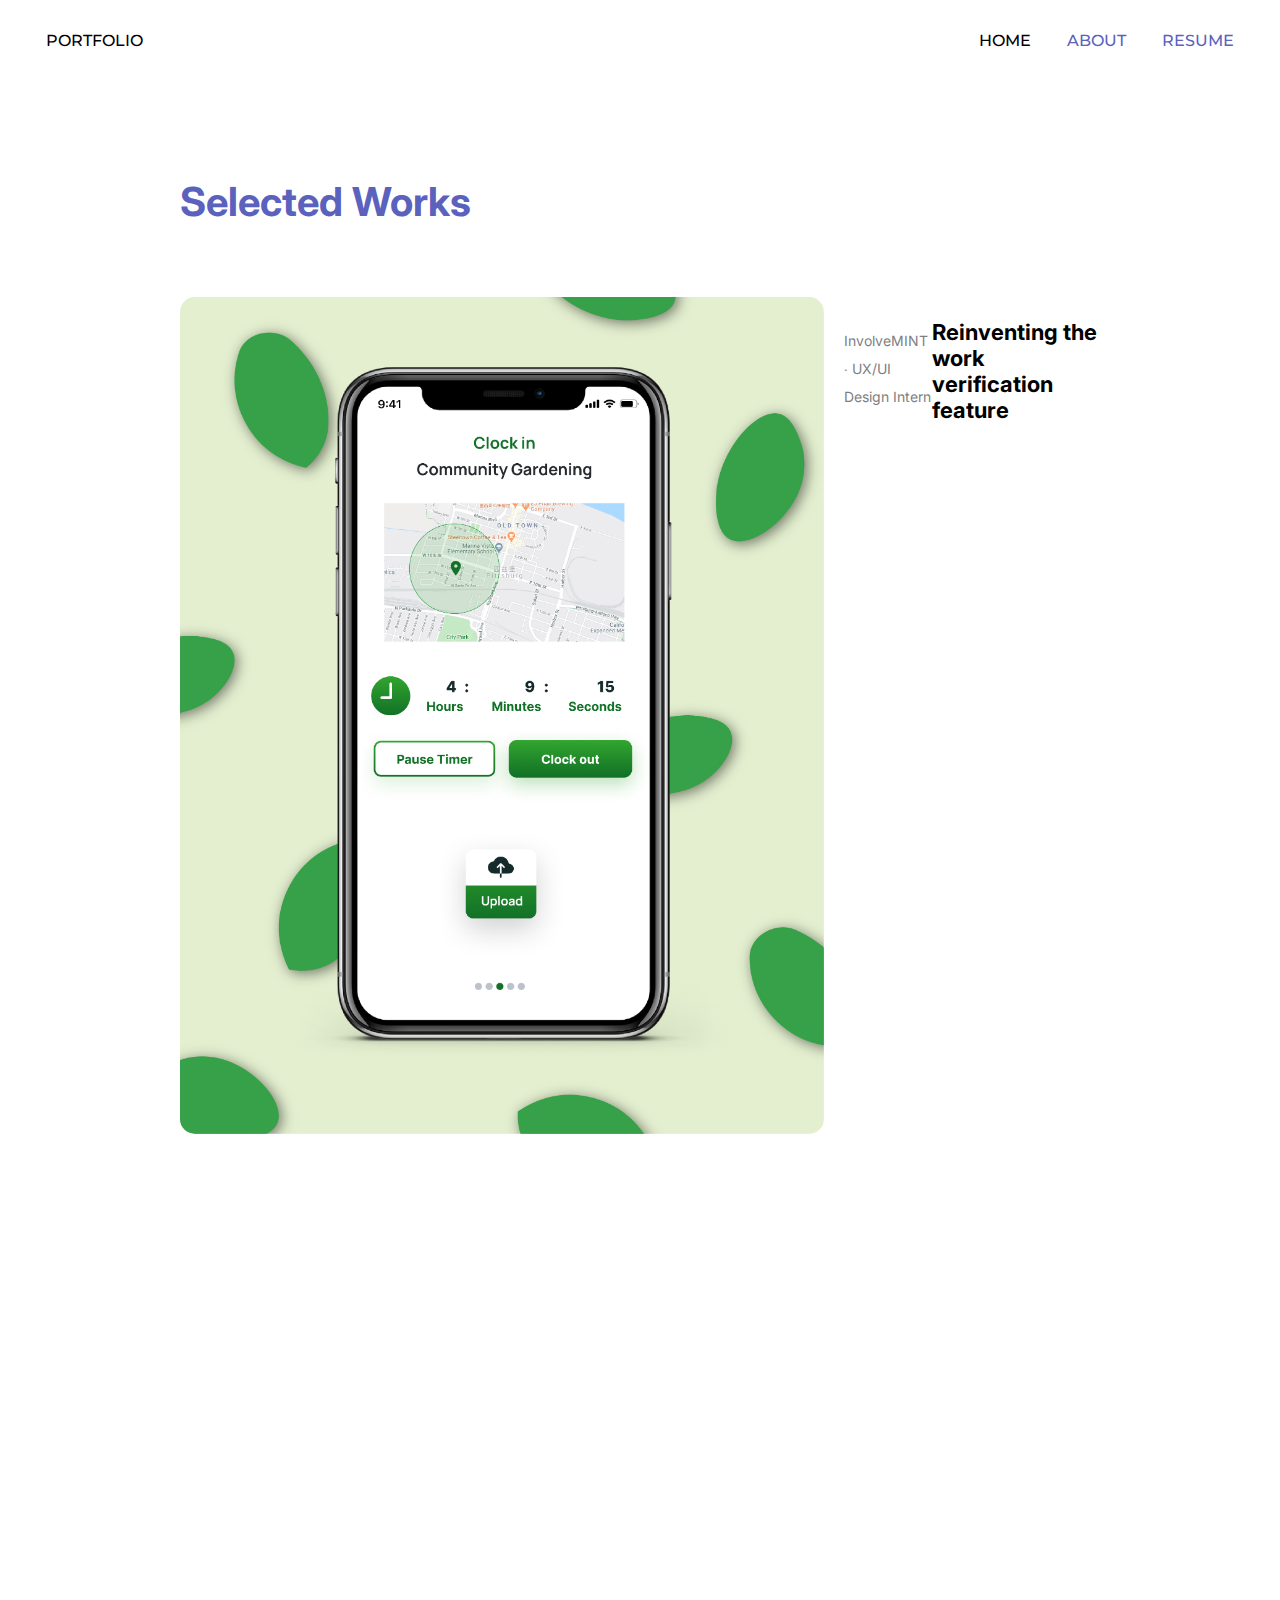
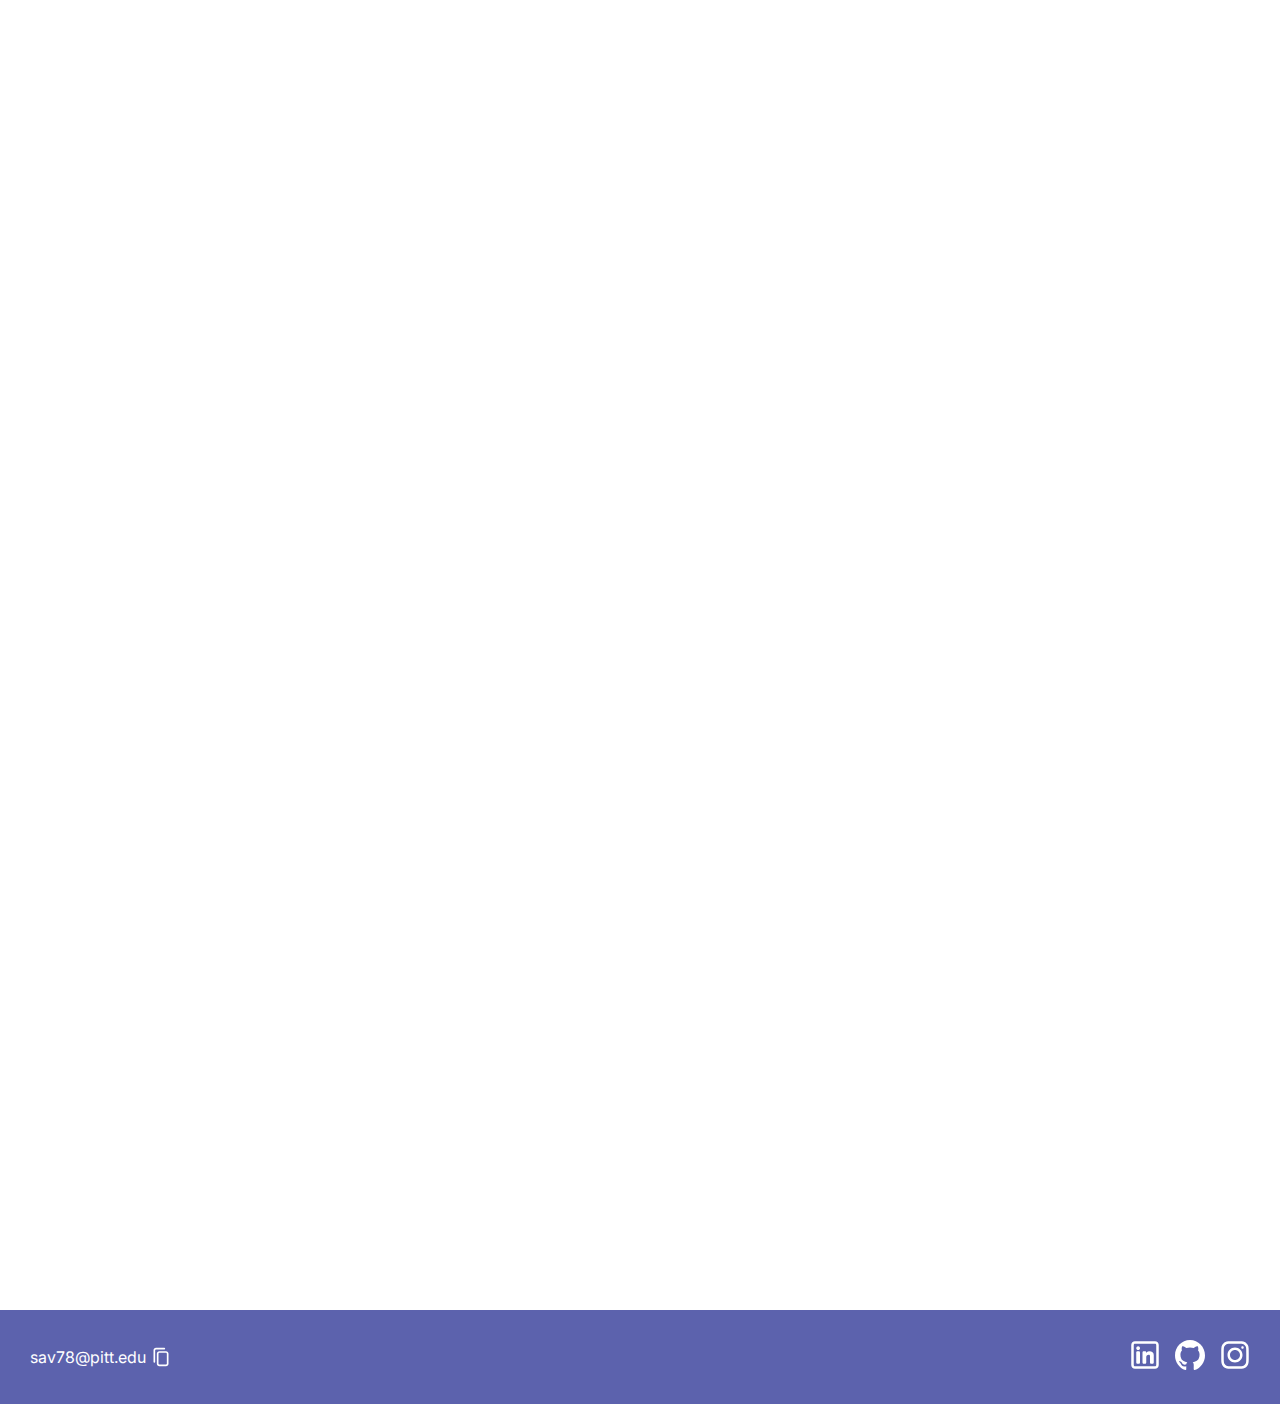
<file: index copy.html>
<!DOCTYPE html>
<html lang="en">
<head>
  <meta charset="UTF-8">
  <meta name="viewport" content="width=device-width, initial-scale=1.0">
  <link rel="stylesheet" href="style.css">
  <script defer src="script.js"></script>
</head>
<body class="home">

  <nav>
    <div class="left-section">
      <a href="index.html" class="home current">PORTFOLIO</a>
    </div>
    <div class="right-section">
      <a href="index.html" class="home current">HOME</a>
      <a href="about.html" class="about">ABOUT</a>
      <a href="#" onclick="openResume()" class="resume">RESUME</a>
    </div>
  </nav>


  <section class="selected-works">
    <h1>Selected Works</h1>
    
    <div class="selected-works-container">
      <div class="selected-works-item">
        <img src="mockups/InvolveMINT mockup.png" alt="InvolveMINT Work Image" class="work-image" id="involvemint">
        <h2>InvolveMINT ∙ UX/UI Design Intern</h2>
        <h3>Reinventing the work verification feature</h3>
      </div>
      <div class="selected-works-item">
        <img src="mockups/StoryWorlds Mockup 2.png" alt="Story Worlds Work Image" class="work-image" id="storyworlds">
        <h2>StoryWorlds ∙ UX/UI Researcher</h2>
        <h3>Developing an open-source knowledge graph</h3>
      </div>
      <div class="selected-works-item">
        <img src="mockups/PGHMusicHall Mockup.png" alt="PGH Music Hall Work Image" class="work-image">
        <h2>INFSCI 1420 ∙ UX/UI Designer</h2>
        <h3>Creating a ticketing service for PGH Music Hall</h3>
      </div>
      <div class="selected-works-item">
        <img src="mockups/PGHMusicHall Mockup.png" alt="Forbes & Fifth Work Image" class="work-image">
        <h2>Forbes & Fifth ∙ Designer</h2>
        <h3>Designing undergraduate research journals</h3>
      </div>
      <div class="selected-works-item">
        <img src="mockups/PGHMusicHall Mockup.png" alt="Forbes & Fifth Work Image" class="work-image">
        <h2>Capstone ∙ Web Developer</h2>
        <h3>Programming an interactive website and game</h3>
      </div>
      <div class="selected-works-item">
        <img src="mockups/PGHMusicHall Mockup.png" alt="Forbes & Fifth Work Image" class="work-image">
        <h2>Forbes & Fifth ∙ Designer</h2>
        <h3>Designing an educational kiosk</h3>
      </div>

    </div>
  </section>

  <footer>
    <div class="footer-content">
      <div class="email-container">
        <span id="copyEmail" class="copy-symbol" onclick="copyToClipboard('sav78@pitt.edu')">sav78@pitt.edu</span>
        <img id="copyIcon" src="icons/copy.svg" alt="Copy" onclick="copyToClipboard('sav78@pitt.edu')">
      </div>
      <div class="social-icons">
        <a href="https://www.linkedin.com/in/saskia-van-t-hof/" target="_blank"><img src="icons/linkedin.svg" alt="LinkedIn"></a>
        <a href="https://github.com/saskiavhof" target="_blank"><img src="icons/github.svg" alt="GitHub"></a>
        <a href="https://www.instagram.com/saskia.makes/" target="_blank"><img src="icons/instagram.svg" alt="Instagram"></a>
      </div>
    </div>
  </footer>

</body>
</html>
</file>
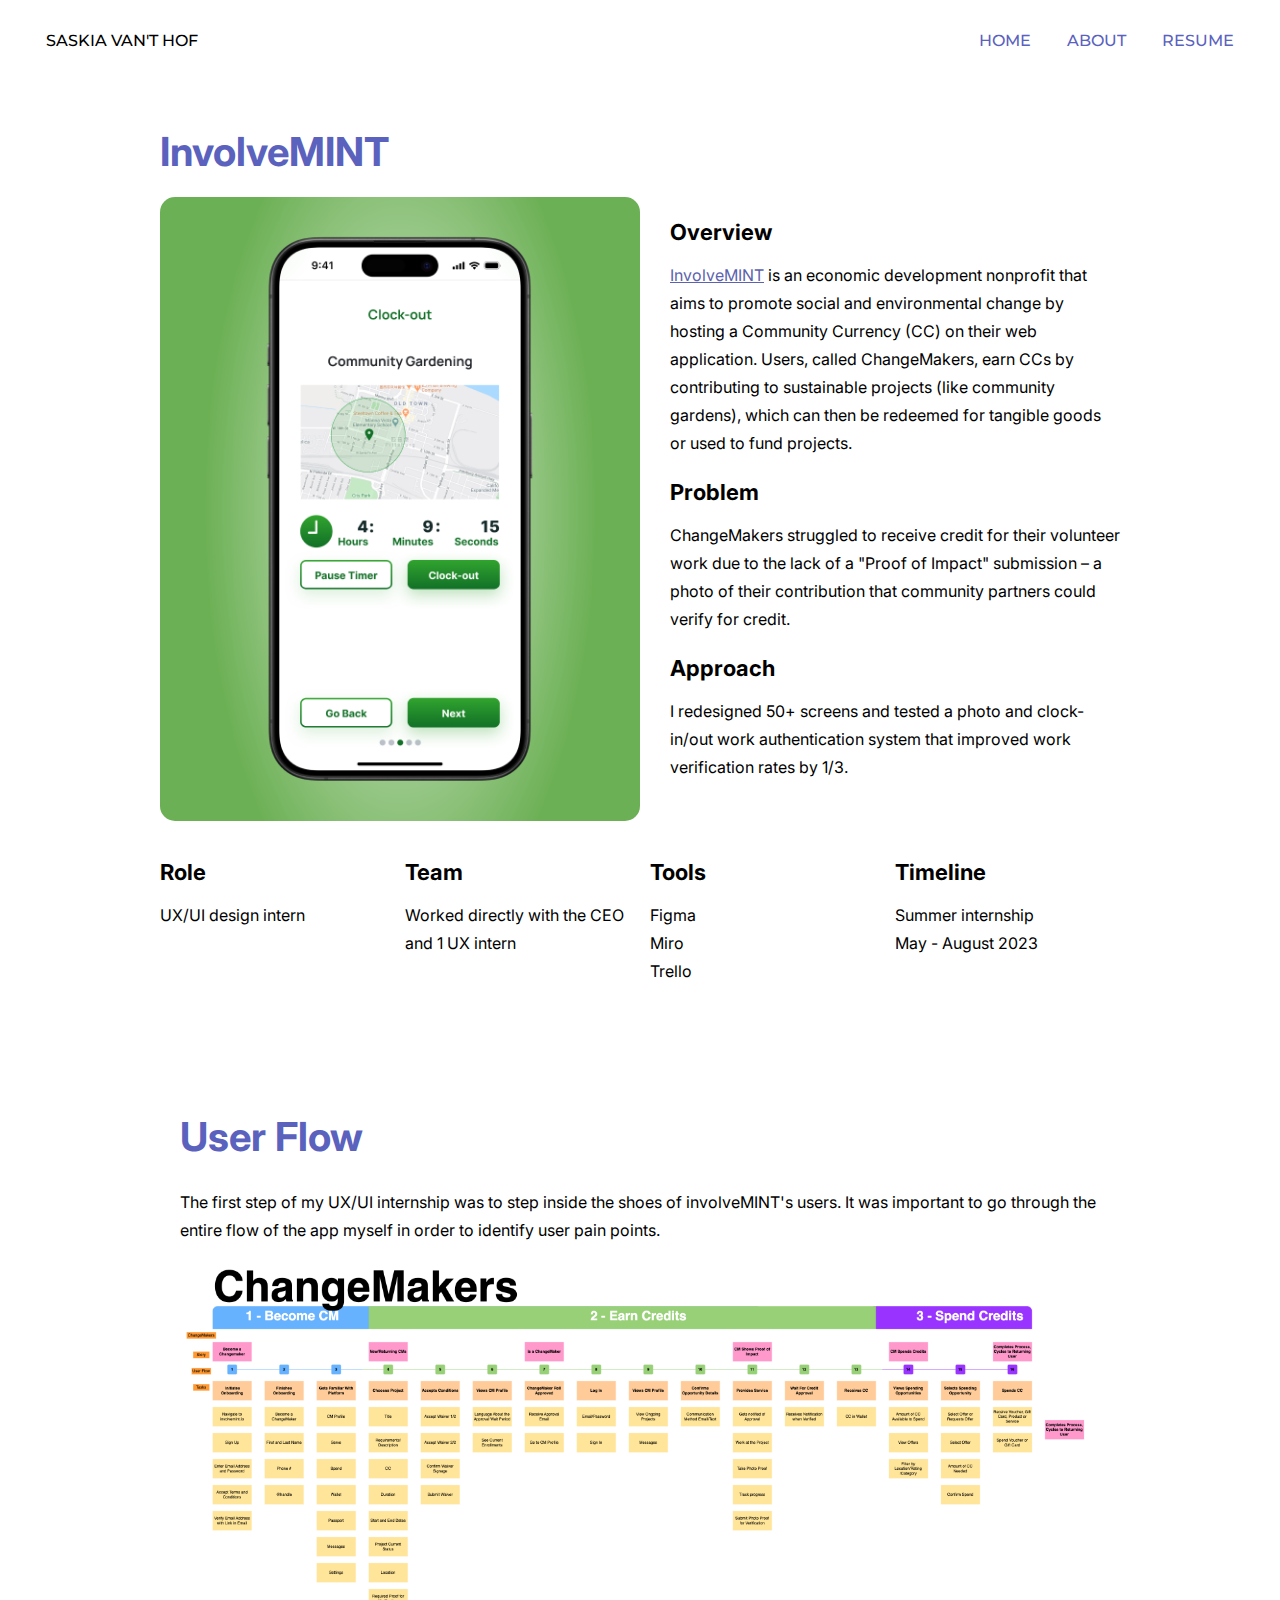
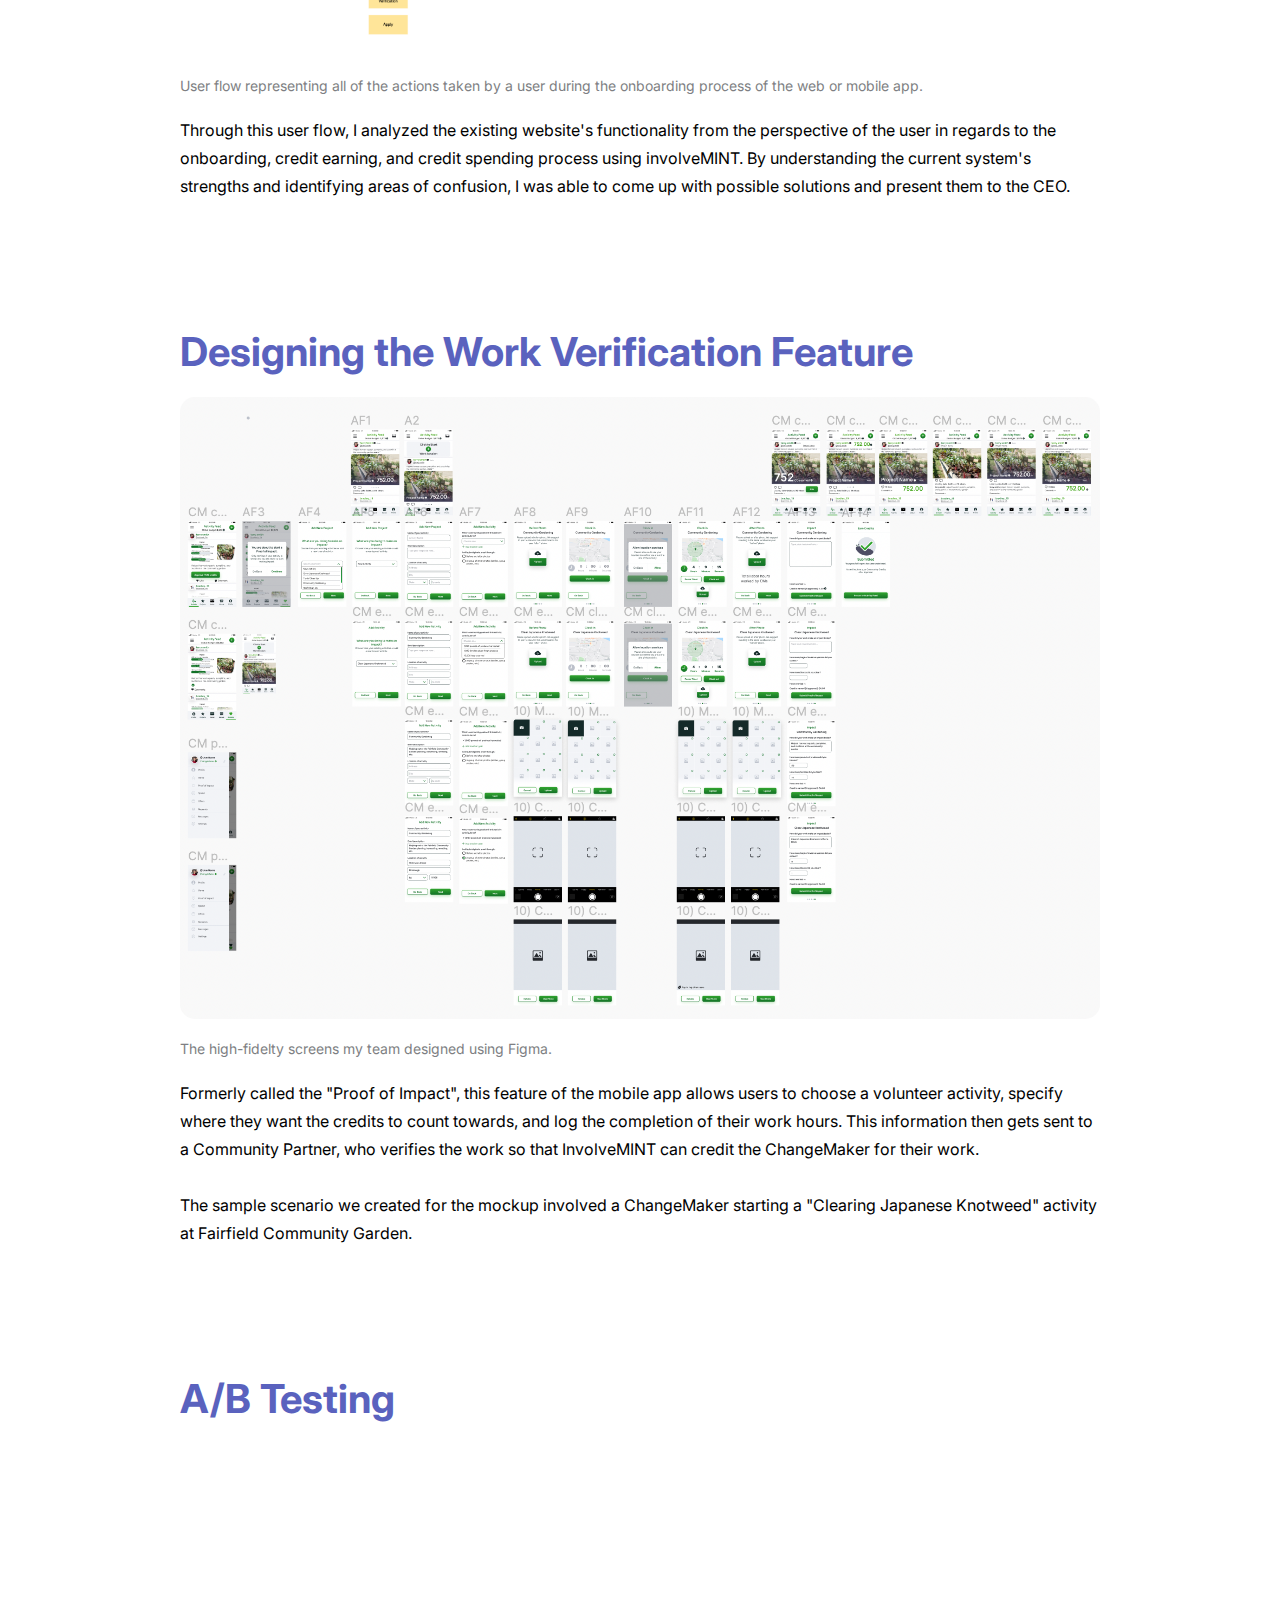
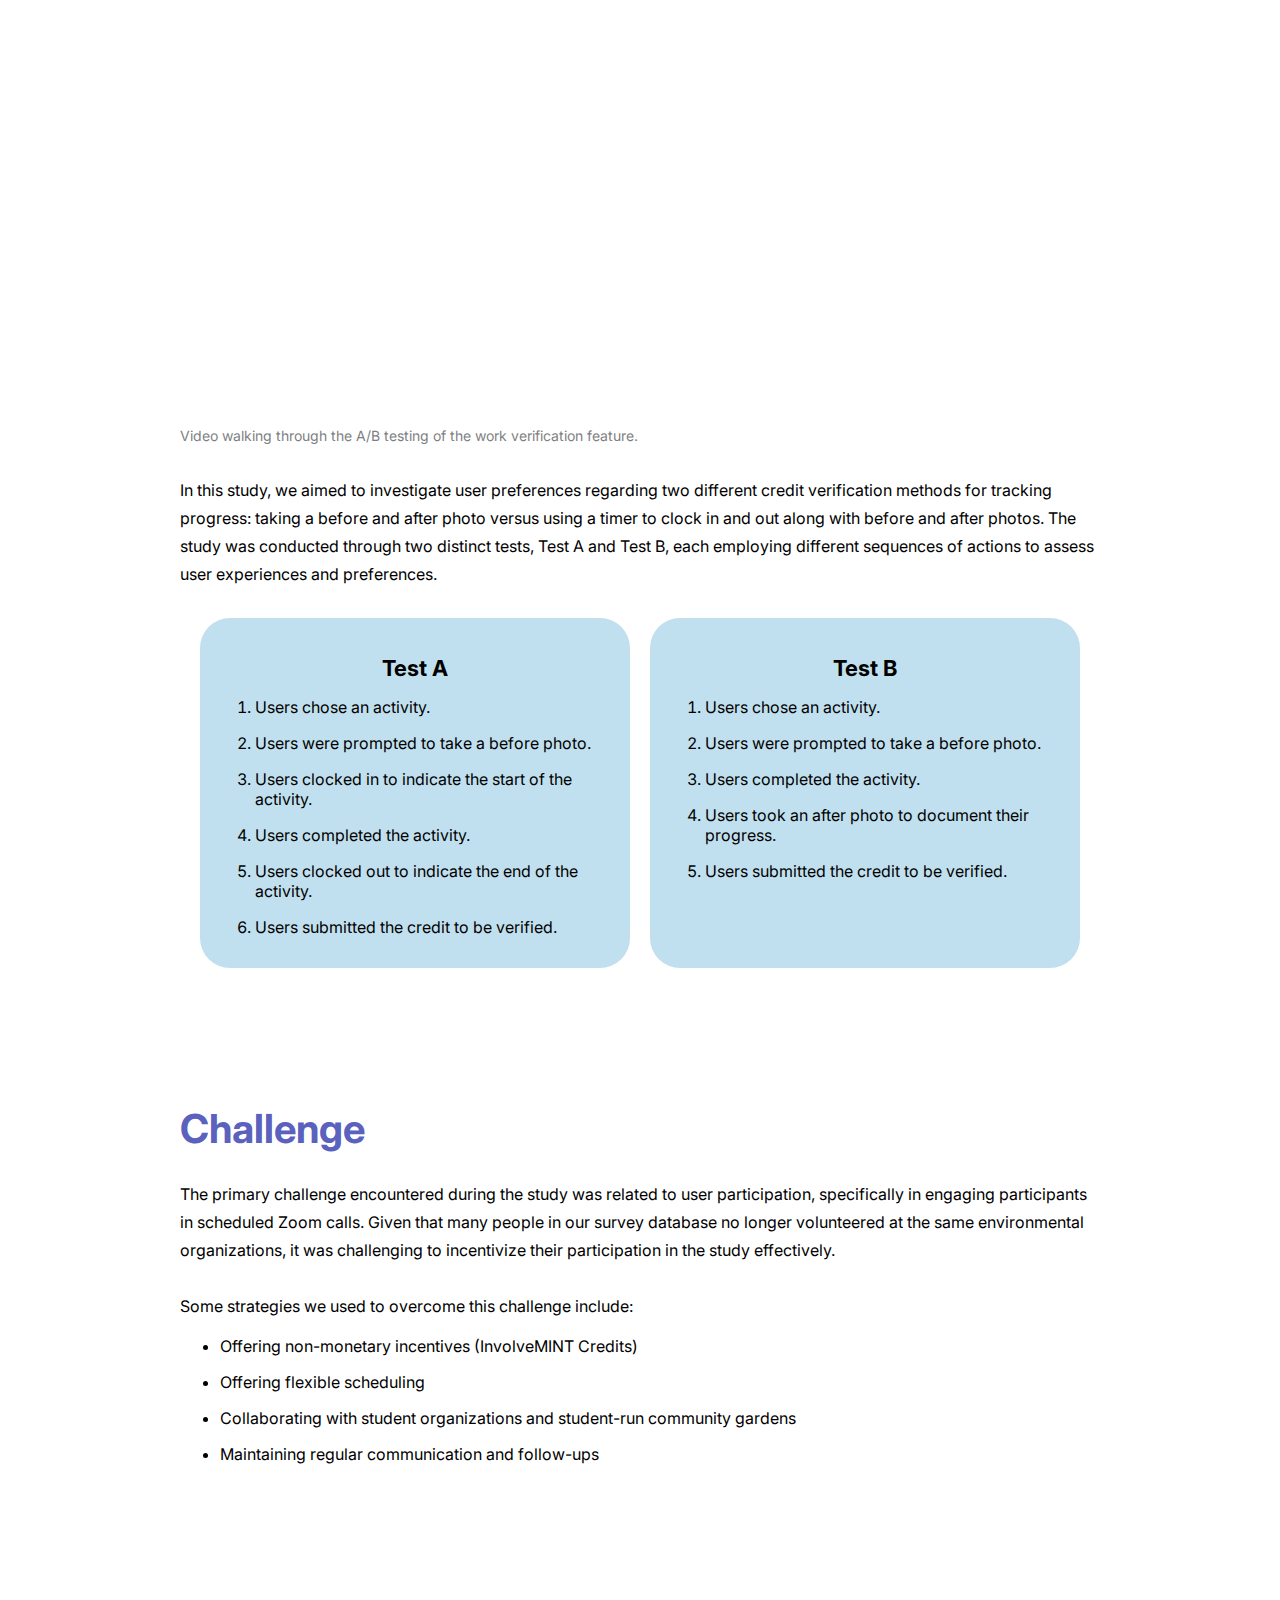
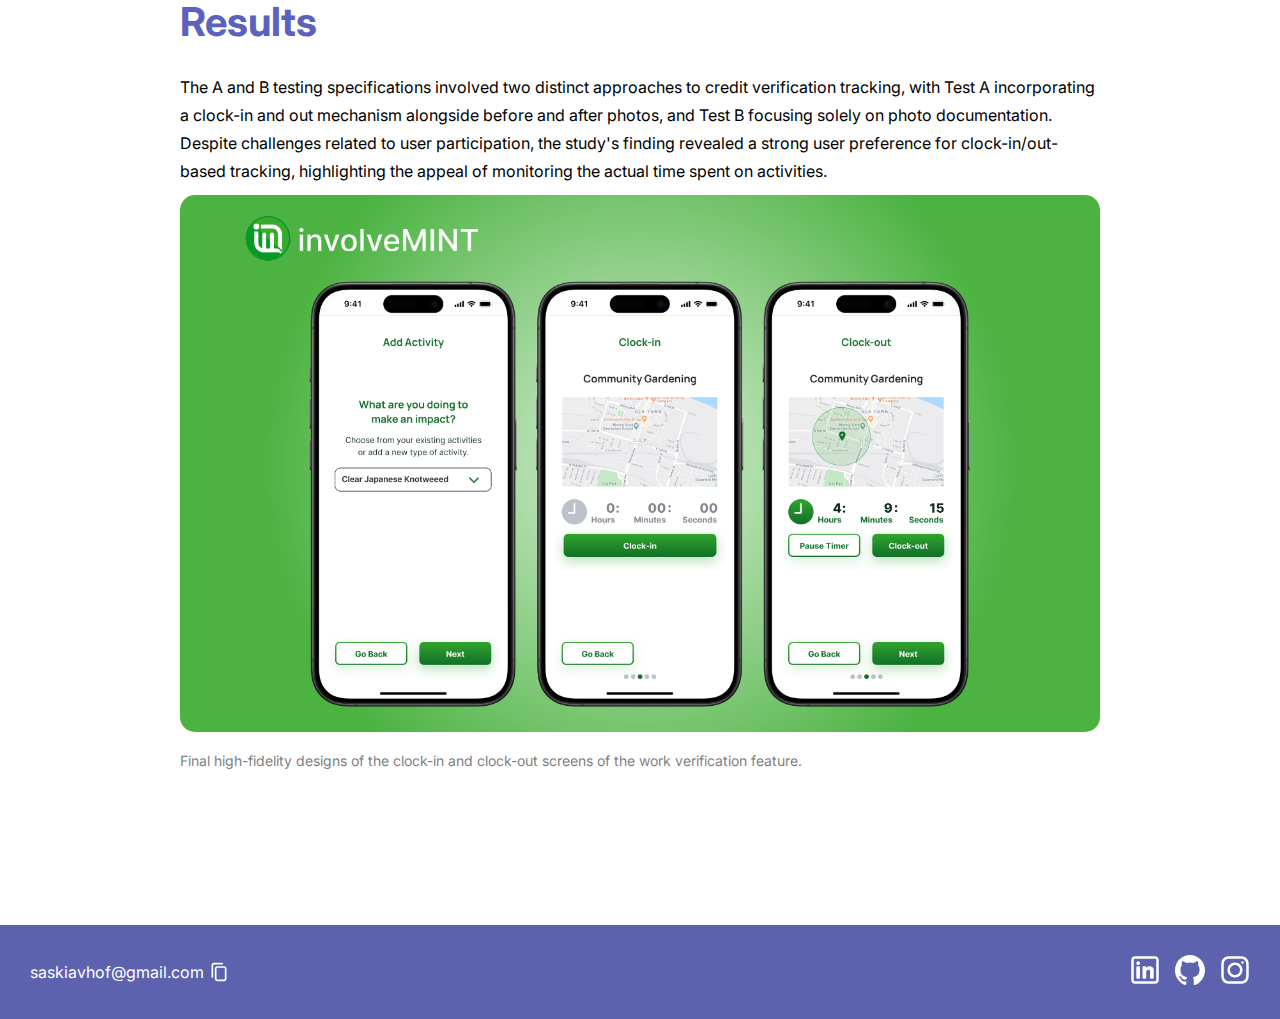
<file: involvemint.html>
<!DOCTYPE html>
<html lang="en">
<head>
  <title>involveMINT</title>
  <link rel="icon" type="image/x-icon" href="home/me.png">
  <meta charset="UTF-8">
  <meta name="viewport" content="width=device-width, initial-scale=1.0">
  <link rel="stylesheet" href="projects.css">
  <script defer src="script.js"></script>
</head>
<body class="project">

  <nav>
    <div class="left-section">
      <a href="index.html" id="portfolio" class="home current">SASKIA VAN'T HOF</a>
    </div>
    <div class="right-section">
      <a href="index.html" class="home">HOME</a>
      <a href="about.html" class="about">ABOUT</a>
      <a href="#" onclick="openResume()" class="resume">RESUME</a>
    </div>
  </nav>


  <section class="project-container">
    <div class="career-container">
      <div class="project-title">
        <h1>InvolveMINT</h1>
      </div>
      
      <div class="project-problem">
        <div class="project-left-cell">
          <img src="mockups/involveMINTvertical.png" alt="InvolveMINT Work Image" class="work-image" id="involvemint">
        </div>
        <div class="project-right-cell">
          <div class="project-right-cell-content">
            <h3>Overview</h3>
              <p><a href="https://involvemint.io/" target="_blank">InvolveMINT</a> is an economic development nonprofit that aims to promote social and environmental change by hosting a Community Currency (CC) on their web application. Users, called ChangeMakers, earn CCs by contributing to sustainable projects (like community gardens), which can then be redeemed for tangible goods or used to fund projects.</p>
            <h3>Problem</h3>
              <p>ChangeMakers struggled to receive credit for their volunteer work due to the lack of a "Proof of Impact" submission – a photo of their contribution that community partners could verify for credit.</p>
            <h3>Approach</h3>
              <p>I redesigned 50+ screens and tested a photo and clock-in/out work authentication system that improved work verification rates by 1/3.</p>
          </div>
        </div>
      </div>
    </div>
    <div class="overview-grid">
      <div class="overview-grid-item">
        <h3>Role</h3>
          <p>UX/UI design intern</p>
      </div>
      <div class="overview-grid-item">
        <h3>Team</h3>
          <p>Worked directly with the CEO and 1 UX intern</p>
      </div>
      <div class="overview-grid-item">
        <h3>Tools</h3>
          <p>Figma<br>Miro<br>Trello</p>
      </div>
      <div class="overview-grid-item">
        <h3>Timeline</h3>
          <p>Summer internship<br>May - August 2023</p>
      </div>
    </div>
  </section>

  <section class="case-study-container">
    <h1>User Flow</h1>
    <div class="case-study-content">
      <div class="case-study-description">
        <p>The first step of my UX/UI internship was to step inside the shoes of involveMINT's users. It was important to go through the entire flow of the app myself in order to identify user pain points.</p>
      </div>
      <div class="case-study-image">
        <img src="involveMINT/UserFlow.png" alt="InvolveMINT User Flow" class="work-image">
        <h2>User flow representing all of the actions taken by a user during the onboarding process of the web or mobile app.</h2>
      </div>
      <!-- Explanation for the user flow -->
      <div class="case-study-description">
        <p>Through this user flow, I analyzed the existing website's functionality from the perspective of the user in regards to the onboarding, credit earning, and credit spending process using involveMINT. By understanding the current system's strengths and identifying areas of confusion, I was able to come up with possible solutions and present them to the CEO.</p>
      </div>
    </div>
  </section>

  <section class="case-study-container">
    <h1>Designing the Work Verification Feature</h1>
    <div class="case-study-content">
      <!-- Image with subtitle -->
      <div class="case-study-image">
        <img src="involveMINT/screenshotFigma.png" alt="Screenshot of InvolveMINT Figma page" class="work-image">
        <h2>The high-fidelty screens my team designed using Figma.</h2>
      </div>
      <!-- Explanation for the user flow -->
      <div class="case-study-description">
        <p>Formerly called the "Proof of Impact", this feature of the mobile app allows users to choose a volunteer activity, specify where they want the credits to count towards, and log the completion of their work hours. This information then gets sent to a Community Partner, who verifies the work so that InvolveMINT can credit the ChangeMaker for their work.<br><br>
          The sample scenario we created for the mockup involved a ChangeMaker starting a "Clearing Japanese Knotweed" activity at Fairfield Community Garden.</p>
      </div>
    </div>
  </section>

  <section class="case-study-container">
    <h1>A/B Testing</h1>
    <div class="case-study-content">
      <!-- Image with subtitle -->
      <div class="case-study-video">
        <iframe width="1000" height="562.5" src="https://www.youtube.com/embed/X7D6dbwYh7s?mute=1" alt="Video walking through the AB testing" frameborder="0" allowfullscreen></iframe>
        <h2>Video walking through the A/B testing of the work verification feature.</h2>
      </div>
      <!-- Explanation for the user flow -->
      <div class="case-study-description">
        <p>In this study, we aimed to investigate user preferences regarding two different credit verification methods for tracking progress: taking a before and after photo versus using a timer to clock in and out along with before and after photos. The study was conducted through two distinct tests, Test A and Test B, each employing different sequences of actions to assess user experiences and preferences.</p>
      </div>
      <div class="tests-grid">
        <div class="testA" >
          <h3>Test A</h3>
          <ol class="list">
            <li>Users chose an activity.</li>
            <li>Users were prompted to take a before photo.</li>
            <li>Users clocked in to indicate the start of the activity.</li>
            <li>Users completed the activity.</li>
            <li>Users clocked out to indicate the end of the activity.</li>
            <li>Users submitted the credit to be verified.</li>
          </ol>
        </div>
        <div class="testB" >
          <h3>Test B</h3>
          <ol class="list">
            <li>Users chose an activity.</li>
            <li>Users were prompted to take a before photo.</li>
            <li>Users completed the activity.</li>
            <li>Users took an after photo to document their progress.</li>
            <li>Users submitted the credit to be verified.</li>
          </ol>
        </div>
      </div>
    </div>
  </section>

  <section class="case-study-container">
    <h1>Challenge</h1>
    <div class="case-study-content">
      <div class="case-study-description">
        <p> The primary challenge encountered during the study was related to user participation, specifically in engaging participants in scheduled Zoom calls. Given that many people in our survey database no longer volunteered at the same environmental organizations, it was challenging to incentivize their participation in the study effectively.<br><br>
          Some strategies we used to overcome this challenge include:</p>
        <ul class="unordered-list">
          <li>Offering non-monetary incentives (InvolveMINT Credits)</li>
          <li>Offering flexible scheduling</li>
             <li>Collaborating with student organizations and student-run community gardens</li>
           <li>Maintaining regular communication and follow-ups</li>
        </ul>
      </div>
    </div>
  </section>
  

  <section class="case-study-container">
    <h1>Results</h1>
    <div class="case-study-content">
      <div class="case-study-description">
        <p>The A and B testing specifications involved two distinct approaches to credit verification tracking, with Test A incorporating a clock-in and out mechanism alongside before and after photos, and Test B focusing solely on photo documentation. Despite challenges related to user participation, the study's finding revealed a strong user preference for clock-in/out-based tracking, highlighting the appeal of monitoring the actual time spent on activities.</p>
    </div>
    <div class="case-study-image">
      <img src="mockups/involveMINT.png" alt="InvolveMINT User Flow" class="work-image">
      <h2>Final high-fidelity designs of the clock-in and clock-out screens of the work verification feature.</h2>
    </div>
  </section>

  <footer>
    <div class="footer-content">
      <div class="email-container">
        <span id="copyEmail" class="copy-symbol" onclick="copyToClipboard('saskiavhof@gmail.com')">saskiavhof@gmail.com</span>
        <img id="copyIcon" src="icons/copy.svg" alt="Copy" onclick="copyToClipboard('saskiavhof@gmail.com')">
      </div>
      <div class="social-icons">
        <a href="https://www.linkedin.com/in/saskia-van-t-hof/" target="_blank"><img src="icons/linkedin.svg" alt="LinkedIn"></a>
        <a href="https://github.com/saskiavhof" target="_blank"><img src="icons/github.svg" alt="GitHub"></a>
        <a href="https://www.instagram.com/saskia.makes/" target="_blank"><img src="icons/instagram.svg" alt="Instagram"></a>
      </div>
    </div>
  </footer>

</body>
</html>
</file>
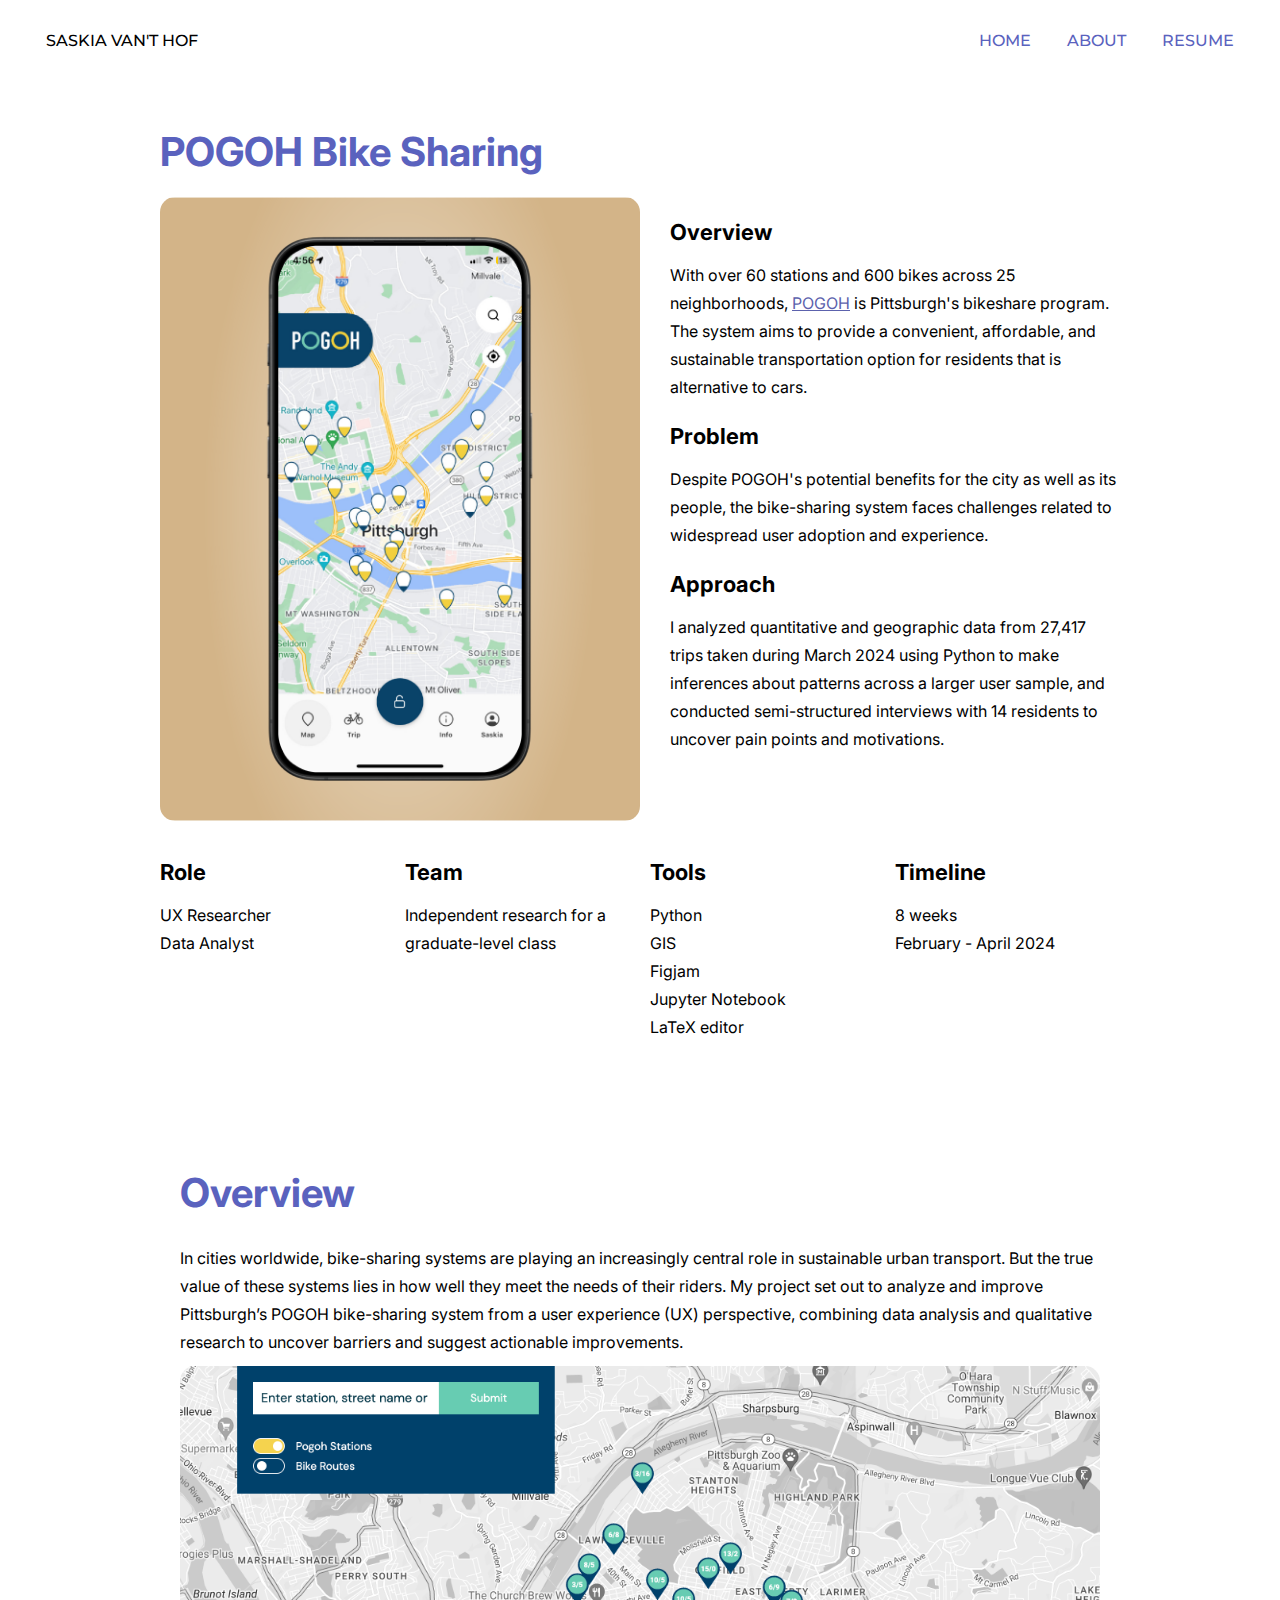
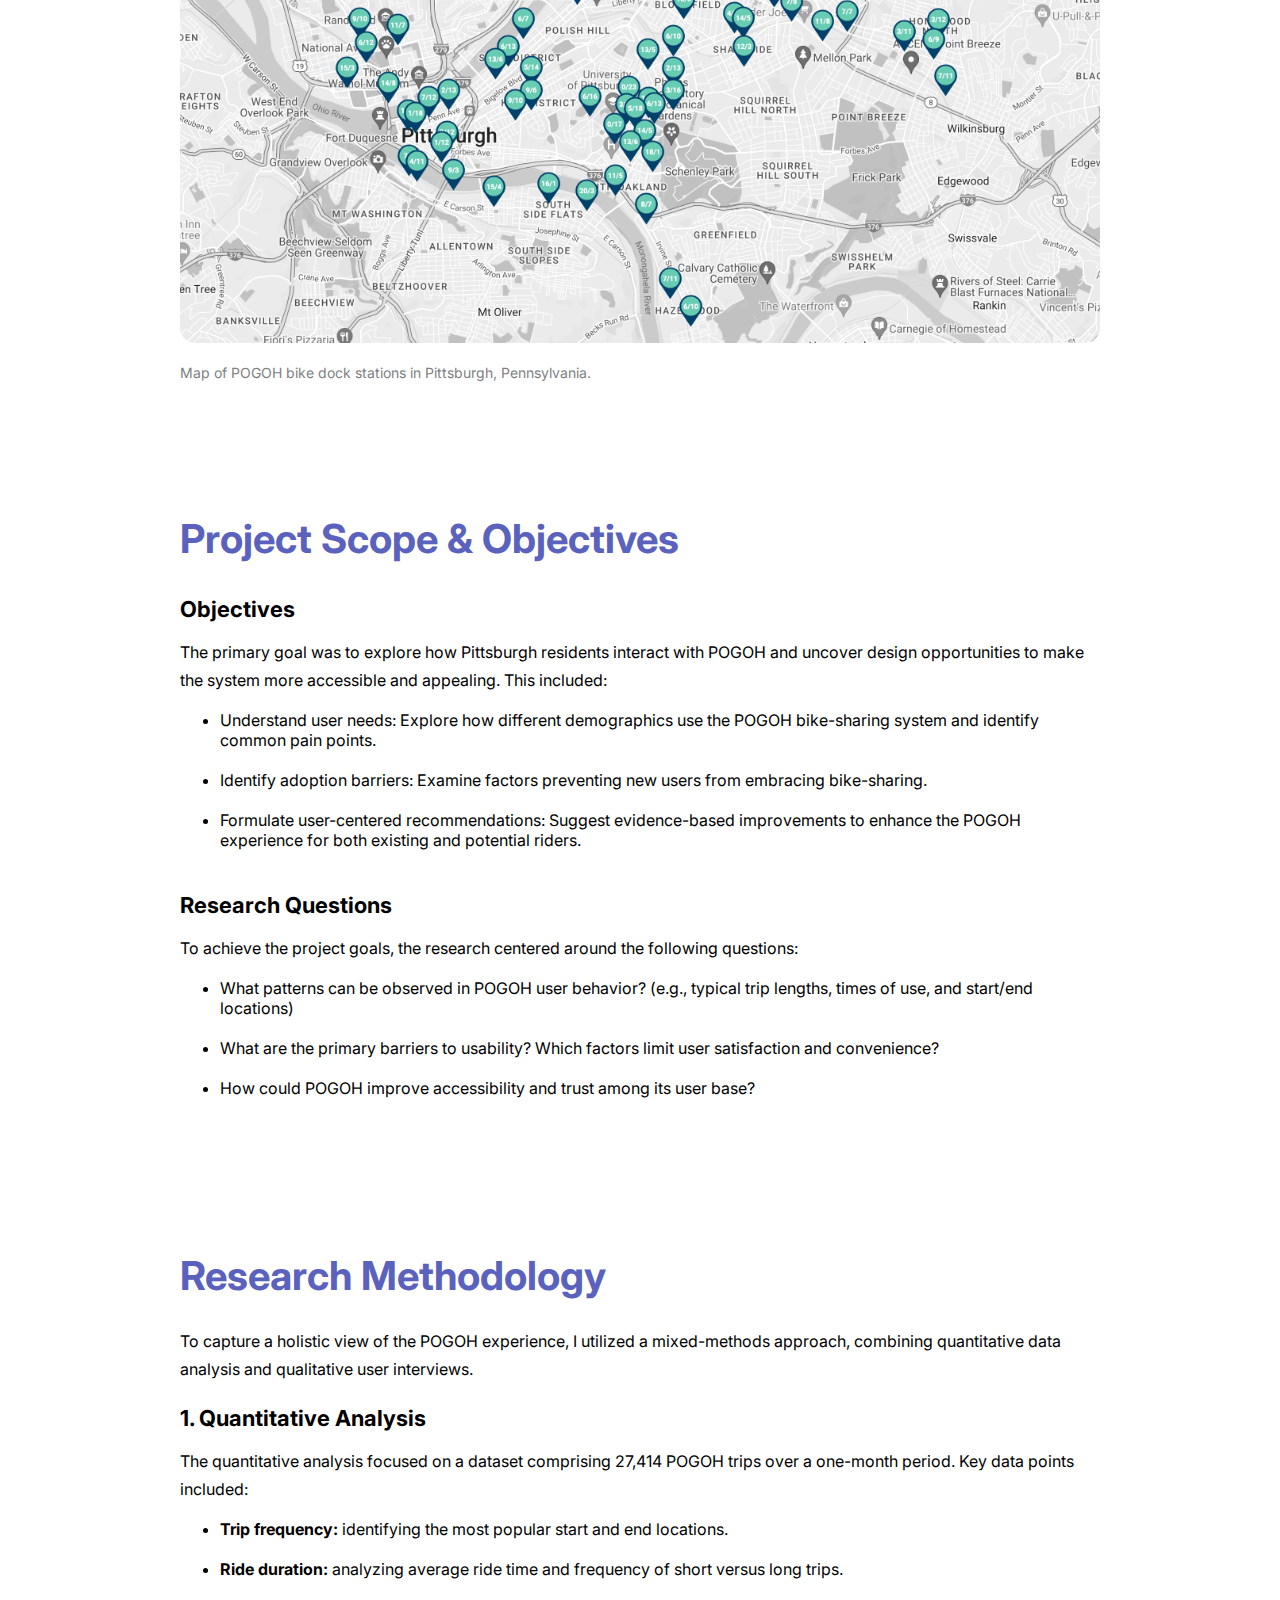
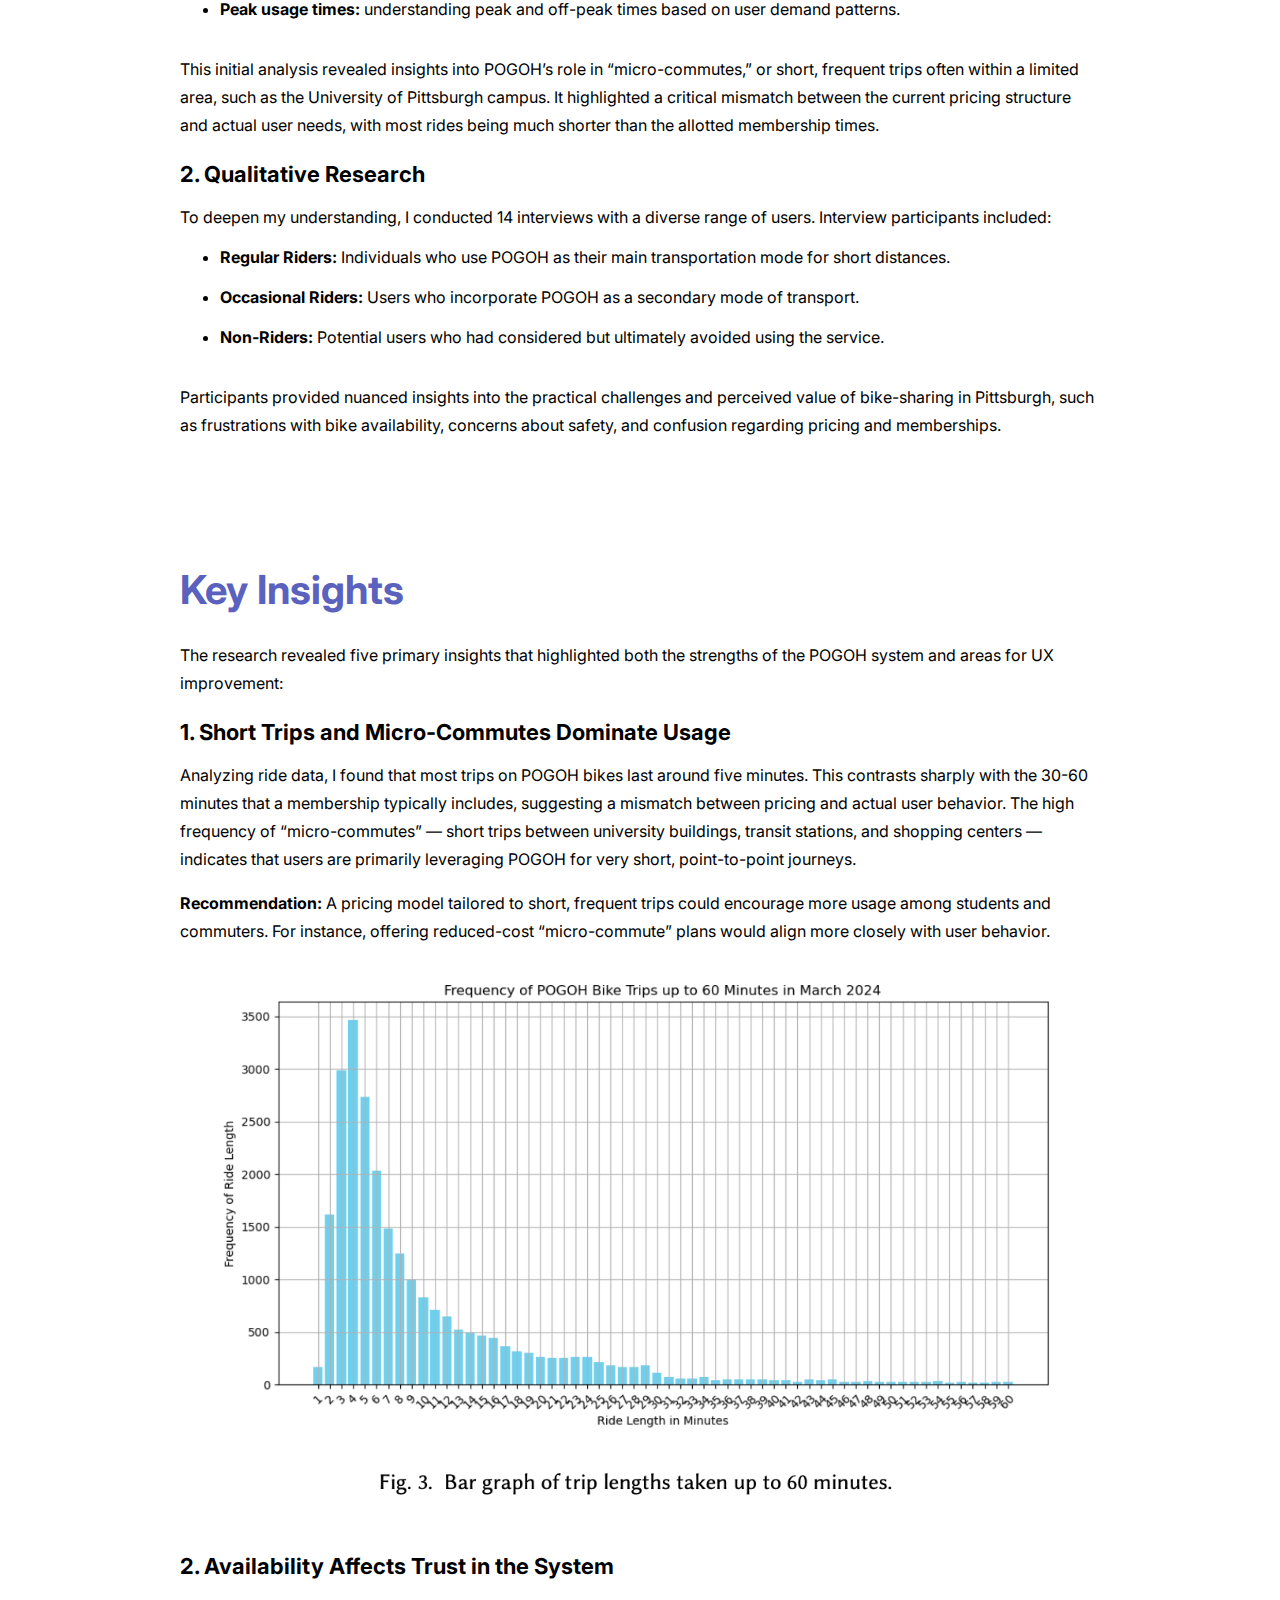
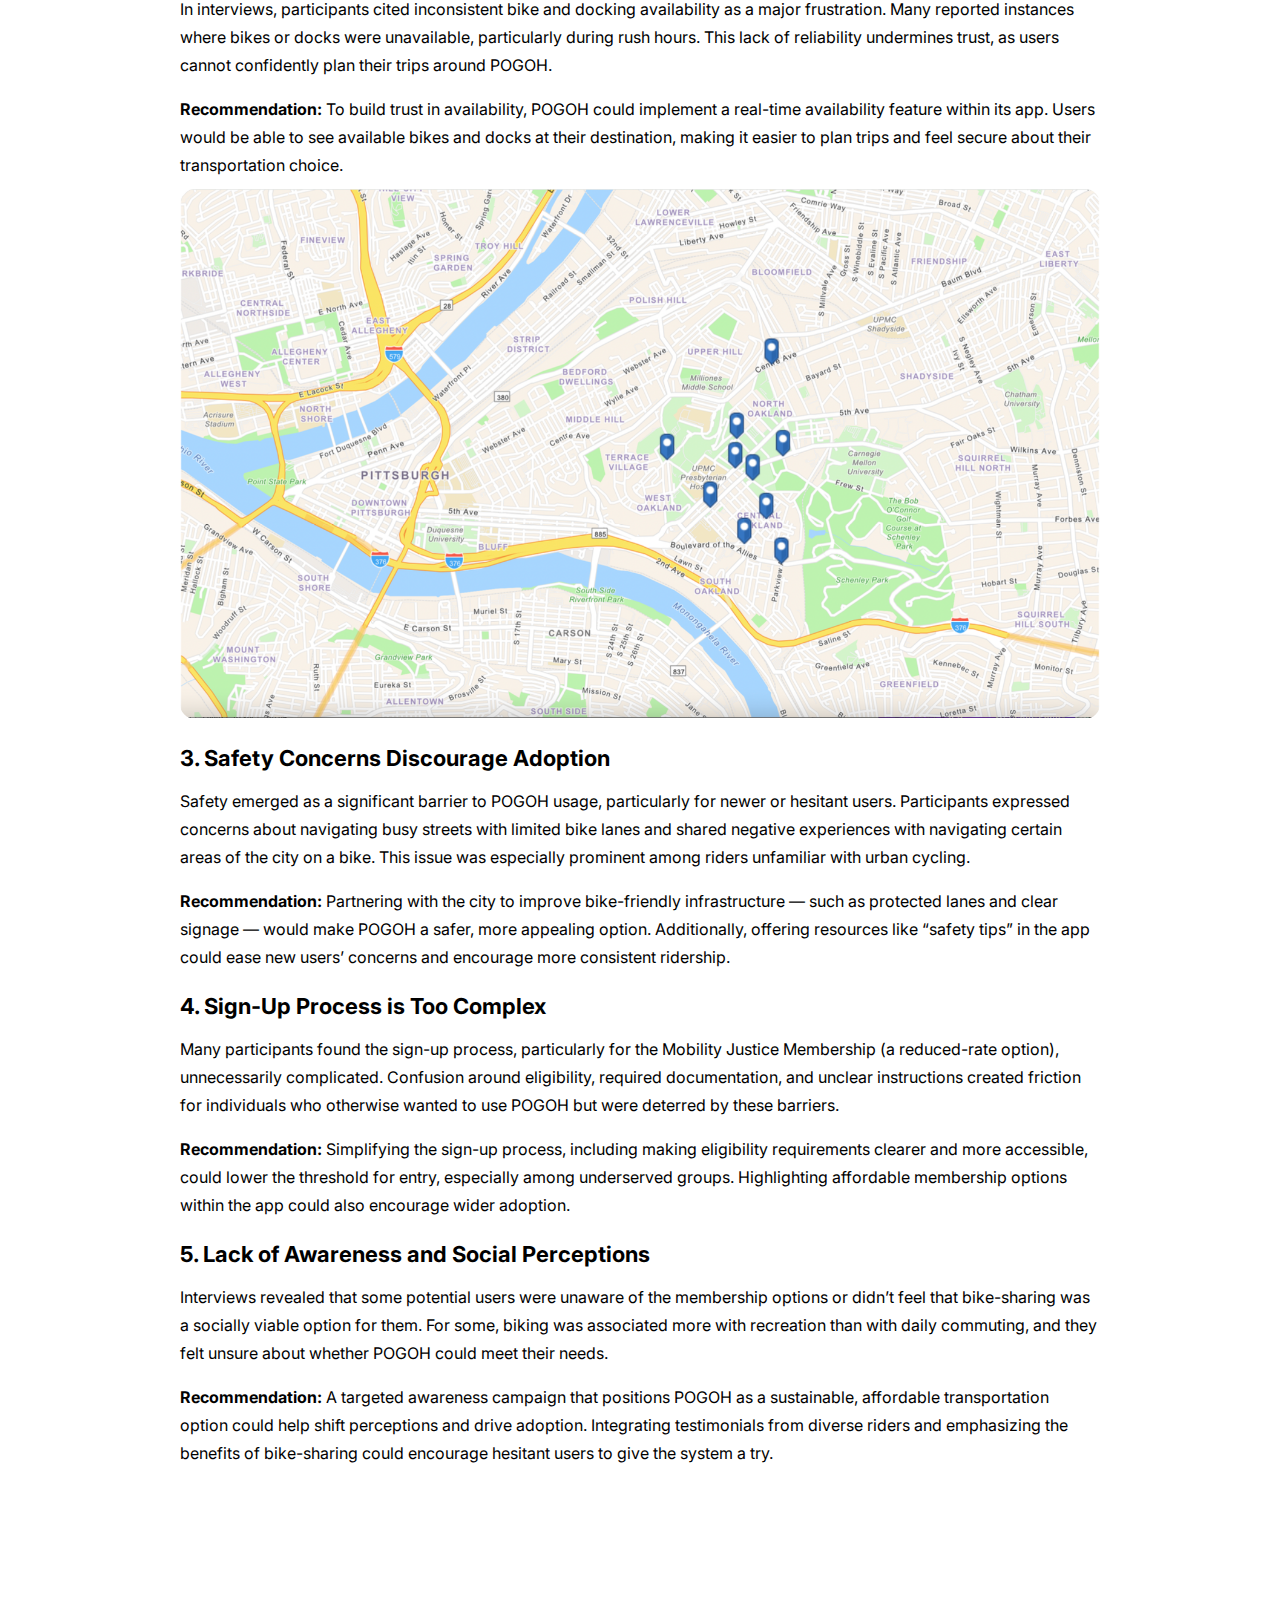
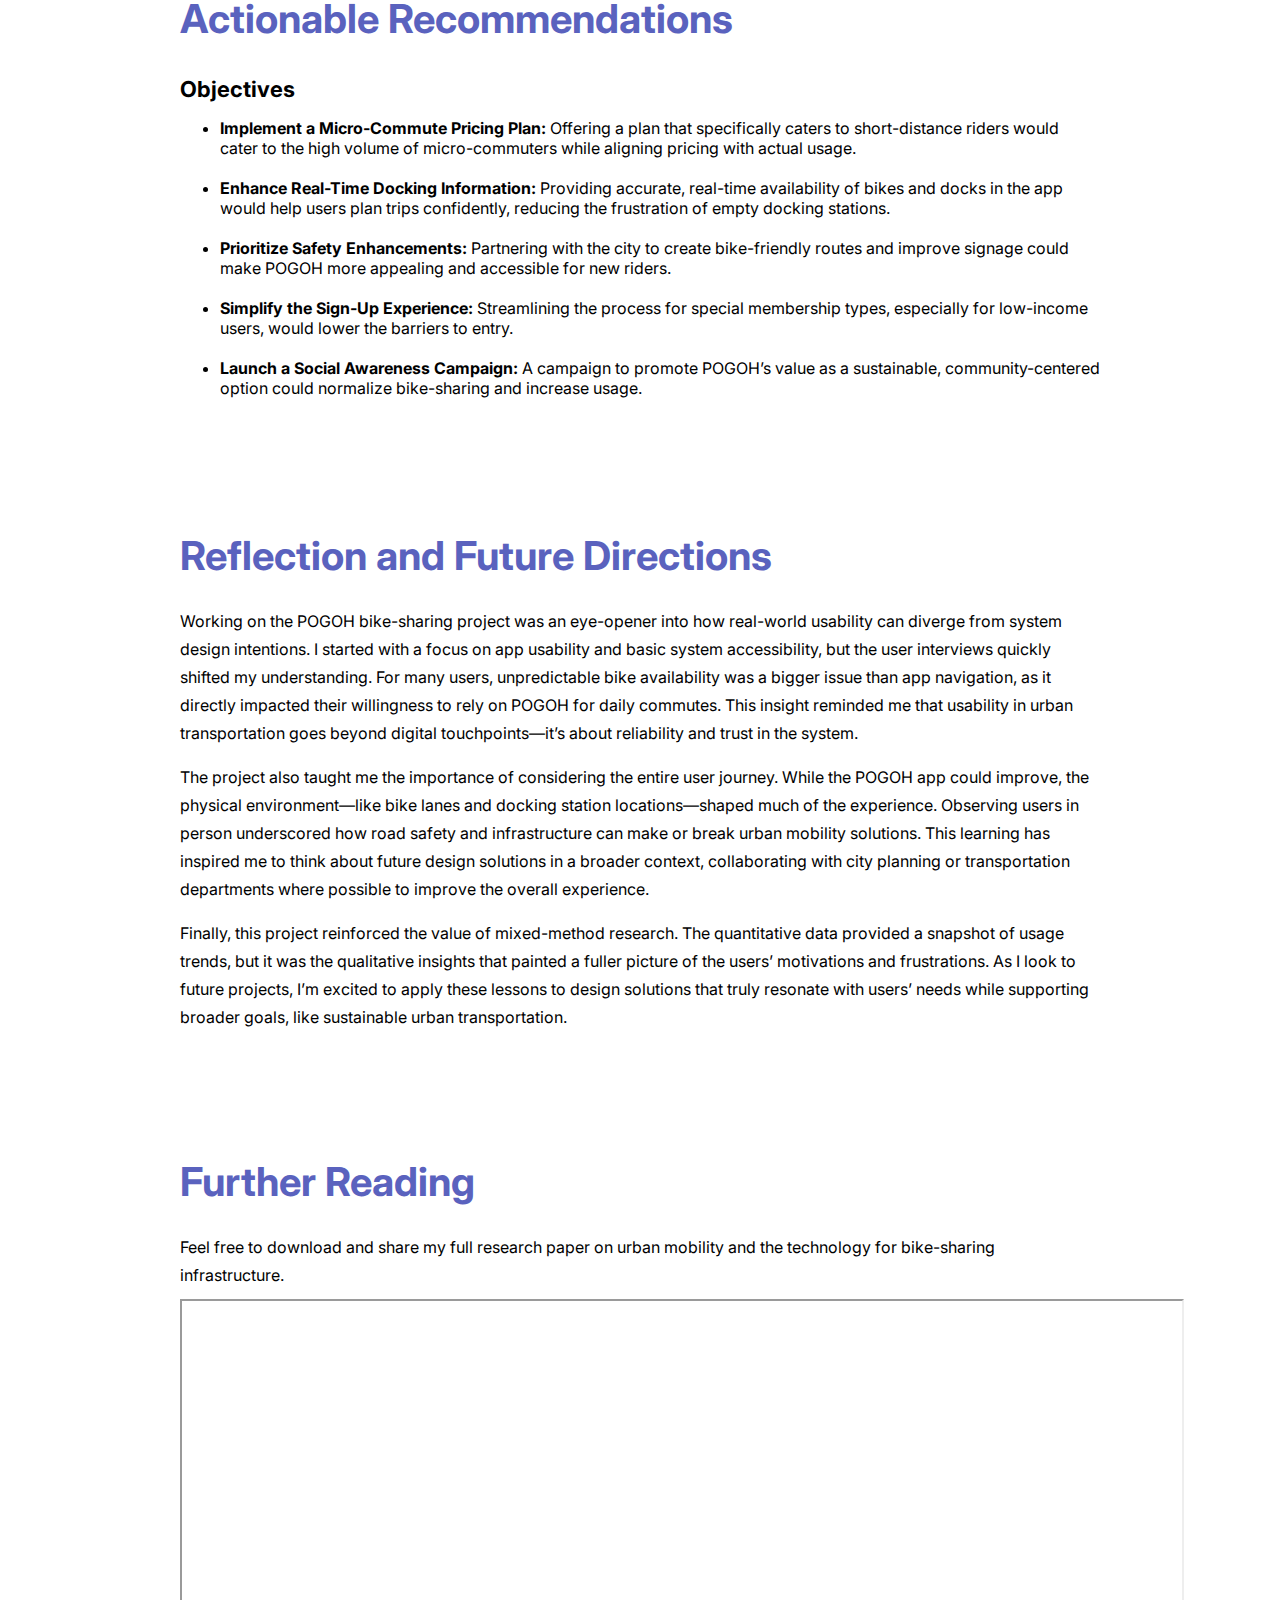
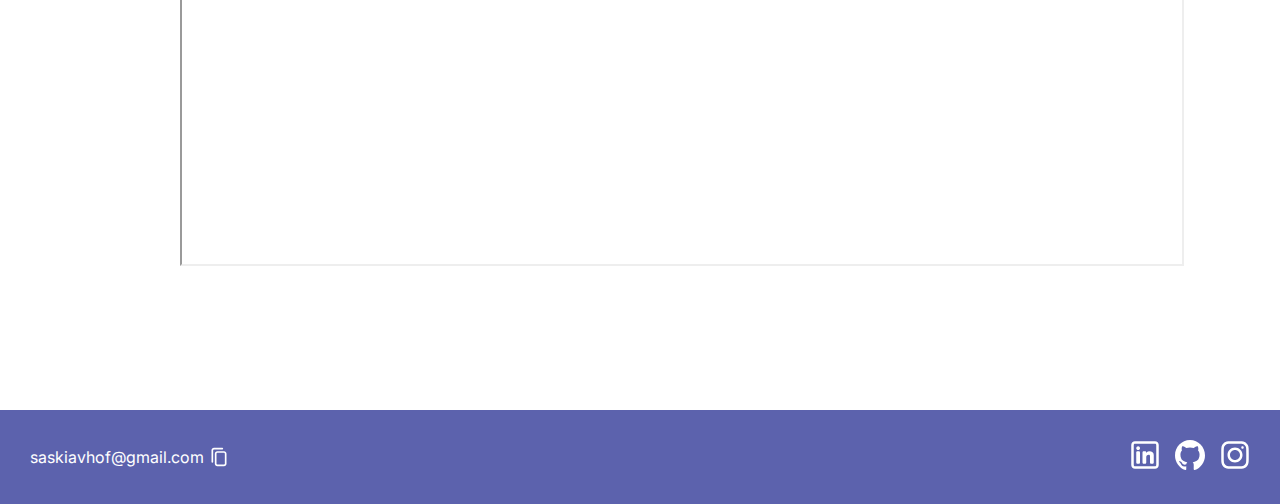
<file: pogoh.html>
<!DOCTYPE html>
<html lang="en">
<head>
  <title>POGOH</title>
  <link rel="icon" type="image/x-icon" href="home/me.png">
  <meta charset="UTF-8">
  <meta name="viewport" content="width=device-width, initial-scale=1.0">
  <link rel="stylesheet" href="projects.css">
  <script defer src="script.js"></script>
</head>

<!-- Google tag (gtag.js) -->
<script async src="https://www.googletagmanager.com/gtag/js?id=G-143PSEBSB7"></script>
<script>
  window.dataLayer = window.dataLayer || [];
  function gtag(){dataLayer.push(arguments);}
  gtag('js', new Date());

  gtag('config', 'G-143PSEBSB7');
</script>
  
<body class="project">

  <nav>
    <div class="left-section">
      <a href="index.html" id="portfolio" class="home current">SASKIA VAN'T HOF</a>
    </div>
    <div class="right-section">
      <a href="index.html" class="home">HOME</a>
      <a href="about.html" class="about">ABOUT</a>
      <a href="#" onclick="openResume()" class="resume">RESUME</a>
    </div>
  </nav>


  <section class="project-container">
    <div class="career-container">
      <div class="project-title">
        <h1>POGOH Bike Sharing</h1>
      </div>
      
      <div class="project-problem">
        <div class="project-left-cell">
          <img src="mockups/pogoh vertical.png" alt="pogoh Work Image" class="work-image" id="pogoh">
        </div>
        <div class="project-right-cell">
          <div class="project-right-cell-content">
            <h3>Overview</h3>
              <p>With over 60 stations and 600 bikes across 25 neighborhoods, <a href="https://pogoh.com/?gclid=CjwKCAjw2dG1BhB4EiwA998cqGORqjGEunVzIKxq4IP7cJ2nNFsijjrGFlPmEldi6XmnC3DrGUGXyhoCz7gQAvD_BwE" target="_blank">POGOH</a> is Pittsburgh's bikeshare program. The system aims to provide a convenient, affordable, and sustainable transportation option for residents that is alternative to cars.</p>
            <h3>Problem</h3>
              <p>Despite POGOH's potential benefits for the city as well as its people, the bike-sharing system faces challenges related to widespread user adoption and experience.</p>
            <h3>Approach</h3>
            <p>I analyzed quantitative and geographic data from 27,417 trips taken during March 2024 using Python to make inferences about patterns across a larger user sample, and conducted semi-structured interviews with 14 residents to uncover pain points and motivations.</p>
            </p>
          </div>
        </div>
      </div>
    </div>
    <div class="overview-grid">
      <div class="overview-grid-item">
        <h3>Role</h3>
          <p>UX Researcher<br>Data Analyst</p>
      </div>
      <div class="overview-grid-item">
        <h3>Team</h3>
          <p>Independent research for a graduate-level class</p>
      </div>
      <div class="overview-grid-item">
        <h3>Tools</h3>
          <p>Python<br>GIS<br>Figjam<br>Jupyter Notebook<br>LaTeX editor</p>
      </div>
      <div class="overview-grid-item">
        <h3>Timeline</h3>
          <p>8 weeks<br>February - April 2024</p>
      </div>
    </div>
  </section>

  <section class="case-study-container">
    <h1>Overview</h1>
    <div class="case-study-content">
      <div class="case-study-description">
        <p>In cities worldwide, bike-sharing systems are playing an increasingly central role in sustainable urban transport. But the true value of these systems lies in how well they meet the needs of their riders. My project set out to analyze and improve Pittsburgh’s POGOH bike-sharing system from a user experience (UX) perspective, combining data analysis and qualitative research to uncover barriers and suggest actionable improvements.</p>
      <!-- Image with subtitle -->
      <div class="case-study-image">
        <img src="pogoh/map.png" alt="pogoh" class="work-image">
        <h2>Map of POGOH bike dock stations in Pittsburgh, Pennsylvania.</h2>
      </div>
    </div>
  </section>

  <section class="case-study-container">
    <h1>Project Scope & Objectives</h1>
    <div class="case-study-content">
      <h3>Objectives</h3>
      <div class="case-study-description">
        <p>The primary goal was to explore how Pittsburgh residents interact with POGOH and uncover design opportunities to make the system more accessible and appealing. This included:</p>
        <ul>
          <li>Understand user needs: Explore how different demographics use the POGOH bike-sharing system and identify common pain points.</li>
          <br>
          <li>Identify adoption barriers: Examine factors preventing new users from embracing bike-sharing.</li>          
          <br>
          <li>Formulate user-centered recommendations: Suggest evidence-based improvements to enhance the POGOH experience for both existing and potential riders.</li>
          <br>
        </ul>
      </div>

      <h3>Research Questions</h3>
      <p>To achieve the project goals, the research centered around the following questions:</p>
      <ul>
          <li>What patterns can be observed in POGOH user behavior? (e.g., typical trip lengths, times of use, and start/end locations)</li>
          <br>
          <li>What are the primary barriers to usability? Which factors limit user satisfaction and convenience?</li>
          <br>
          <li>How could POGOH improve accessibility and trust among its user base?</li>
          <br>
      </ul>

    </div>
  </section>


  <section class="case-study-container">
    <h1>Research Methodology</h1>
    <div class="case-study-content">
      <div class="case-study-description">
          <p>To capture a holistic view of the POGOH experience, I utilized a mixed-methods approach, combining quantitative data analysis and qualitative user interviews.</p>
            <h3>1. Quantitative Analysis</h3>
            <p>The quantitative analysis focused on a dataset comprising 27,414 POGOH trips over a one-month period. Key data points included:</p>
            <ul>
                <li><strong>Trip frequency:</strong> identifying the most popular start and end locations.</li>
                <br>
                <li><strong>Ride duration:</strong> analyzing average ride time and frequency of short versus long trips.</li>
                <br>
                <li><strong>Peak usage times:</strong> understanding peak and off-peak times based on user demand patterns.</li>
                <br>
            </ul>
            <p>This initial analysis revealed insights into POGOH’s role in “micro-commutes,” or short, frequent trips often within a limited area, such as the University of Pittsburgh campus. It highlighted a critical mismatch between the current pricing structure and actual user needs, with most rides being much shorter than the allotted membership times.</p>
            <h3>2. Qualitative Research</h3>
        <p>To deepen my understanding, I conducted 14 interviews with a diverse range of users. Interview participants included:</p>
        <ul>
            <li><strong>Regular Riders:</strong> Individuals who use POGOH as their main transportation mode for short distances.</li>
            <br>
            <li><strong>Occasional Riders:</strong> Users who incorporate POGOH as a secondary mode of transport.</li>
            <br>
            <li><strong>Non-Riders:</strong> Potential users who had considered but ultimately avoided using the service.</li>
            <br>
        </ul>
        <p>Participants provided nuanced insights into the practical challenges and perceived value of bike-sharing in Pittsburgh, such as frustrations with bike availability, concerns about safety, and confusion regarding pricing and memberships.</p>
    </div>
  </section>

  <section class="case-study-container">
    <h1>Key Insights</h1>
    <div class="case-study-content">
      <div class="case-study-description">
        <p>The research revealed five primary insights that highlighted both the strengths of the POGOH system and areas for UX improvement:</p>
            
          <h3>1. Short Trips and Micro-Commutes Dominate Usage</h3>
            <p>Analyzing ride data, I found that most trips on POGOH bikes last around five minutes. This contrasts sharply with the 30-60 minutes that a membership typically includes, suggesting a mismatch between pricing and actual user behavior. The high frequency of “micro-commutes” — short trips between university buildings, transit stations, and shopping centers — indicates that users are primarily leveraging POGOH for very short, point-to-point journeys.</p>
            <p><strong>Recommendation:</strong> A pricing model tailored to short, frequent trips could encourage more usage among students and commuters. For instance, offering reduced-cost “micro-commute” plans would align more closely with user behavior.</p>

            <div class="case-study-image">
              <img src="pogoh/bargraph.png" alt="pogoh" class="work-image">
            </div>

            <h3>2. Availability Affects Trust in the System</h3>
            <p>In interviews, participants cited inconsistent bike and docking availability as a major frustration. Many reported instances where bikes or docks were unavailable, particularly during rush hours. This lack of reliability undermines trust, as users cannot confidently plan their trips around POGOH.</p>
            <p><strong>Recommendation:</strong> To build trust in availability, POGOH could implement a real-time availability feature within its app. Users would be able to see available bikes and docks at their destination, making it easier to plan trips and feel secure about their transportation choice.</p>

            <div class="case-study-image">
            <img src="pogoh/top10map.png" alt="pogoh" class="work-image">
            </div>

            <h3>3. Safety Concerns Discourage Adoption</h3>
            <p>Safety emerged as a significant barrier to POGOH usage, particularly for newer or hesitant users. Participants expressed concerns about navigating busy streets with limited bike lanes and shared negative experiences with navigating certain areas of the city on a bike. This issue was especially prominent among riders unfamiliar with urban cycling.</p>
            <p><strong>Recommendation:</strong> Partnering with the city to improve bike-friendly infrastructure — such as protected lanes and clear signage — would make POGOH a safer, more appealing option. Additionally, offering resources like “safety tips” in the app could ease new users’ concerns and encourage more consistent ridership.</p>

            <h3>4. Sign-Up Process is Too Complex</h3>
            <p>Many participants found the sign-up process, particularly for the Mobility Justice Membership (a reduced-rate option), unnecessarily complicated. Confusion around eligibility, required documentation, and unclear instructions created friction for individuals who otherwise wanted to use POGOH but were deterred by these barriers.</p>
            <p><strong>Recommendation:</strong> Simplifying the sign-up process, including making eligibility requirements clearer and more accessible, could lower the threshold for entry, especially among underserved groups. Highlighting affordable membership options within the app could also encourage wider adoption.</p>

            <h3>5. Lack of Awareness and Social Perceptions</h3>
            <p>Interviews revealed that some potential users were unaware of the membership options or didn’t feel that bike-sharing was a socially viable option for them. For some, biking was associated more with recreation than with daily commuting, and they felt unsure about whether POGOH could meet their needs.</p>
            <p><strong>Recommendation:</strong> A targeted awareness campaign that positions POGOH as a sustainable, affordable transportation option could help shift perceptions and drive adoption. Integrating testimonials from diverse riders and emphasizing the benefits of bike-sharing could encourage hesitant users to give the system a try.</p>

      </div>

    </div>
  </section>


  <section class="case-study-container">
    <h1>Actionable Recommendations</h1>
    <div class="case-study-content">
      <h3>Objectives</h3>
      <div class="case-study-description">
        <ul>
          <li><strong>Implement a Micro-Commute Pricing Plan:</strong> Offering a plan that specifically caters to short-distance riders would cater to the high volume of micro-commuters while aligning pricing with actual usage.</li>
          <br>
          <li><strong>Enhance Real-Time Docking Information:</strong> Providing accurate, real-time availability of bikes and docks in the app would help users plan trips confidently, reducing the frustration of empty docking stations.</li>
          <br>
          <li><strong>Prioritize Safety Enhancements:</strong> Partnering with the city to create bike-friendly routes and improve signage could make POGOH more appealing and accessible for new riders.</li>
          <br>
          <li><strong>Simplify the Sign-Up Experience:</strong> Streamlining the process for special membership types, especially for low-income users, would lower the barriers to entry.</li>
          <br>
          <li><strong>Launch a Social Awareness Campaign:</strong> A campaign to promote POGOH’s value as a sustainable, community-centered option could normalize bike-sharing and increase usage.</li>
      </ul>
    </div>
  </section>

  <section class="case-study-container">
    <h1>Reflection and Future Directions</h1>
    <div class="case-study-content">
      <div class="case-study-description">
        <p>Working on the POGOH bike-sharing project was an eye-opener into how real-world usability can diverge from system design intentions. I started with a focus on app usability and basic system accessibility, but the user interviews quickly shifted my understanding. For many users, unpredictable bike availability was a bigger issue than app navigation, as it directly impacted their willingness to rely on POGOH for daily commutes. This insight reminded me that usability in urban transportation goes beyond digital touchpoints—it’s about reliability and trust in the system.</p>
        <p>The project also taught me the importance of considering the entire user journey. While the POGOH app could improve, the physical environment—like bike lanes and docking station locations—shaped much of the experience. Observing users in person underscored how road safety and infrastructure can make or break urban mobility solutions. This learning has inspired me to think about future design solutions in a broader context, collaborating with city planning or transportation departments where possible to improve the overall experience.</p>
        <p>Finally, this project reinforced the value of mixed-method research. The quantitative data provided a snapshot of usage trends, but it was the qualitative insights that painted a fuller picture of the users’ motivations and frustrations. As I look to future projects, I’m excited to apply these lessons to design solutions that truly resonate with users’ needs while supporting broader goals, like sustainable urban transportation.</p>
                </div>
  </section>

  

  <section class="case-study-container">
    <h1>Further Reading</h1>
    <div class="case-study-content">
      <p>Feel free to download and share my full research paper on urban mobility and the technology for bike-sharing infrastructure.</p>

      <iframe width="1000" height="562.5" src="pogoh/pogoh.pdf"></iframe>
      </div>
  </section>

  <footer>
    <div class="footer-content">
      <div class="email-container">
        <span id="copyEmail" class="copy-symbol" onclick="copyToClipboard('saskiavhof@gmail.com')">saskiavhof@gmail.com</span>
        <img id="copyIcon" src="icons/copy.svg" alt="Copy" onclick="copyToClipboard('saskiavhof@gmail.com')">
      </div>
      <div class="social-icons">
        <a href="https://www.linkedin.com/in/saskia-van-t-hof/" target="_blank"><img src="icons/linkedin.svg" alt="LinkedIn"></a>
        <a href="https://github.com/saskiavhof" target="_blank"><img src="icons/github.svg" alt="GitHub"></a>
        <a href="https://www.instagram.com/saskia.makes/" target="_blank"><img src="icons/instagram.svg" alt="Instagram"></a>
      </div>
    </div>
  </footer>

</body>
</html>
</file>
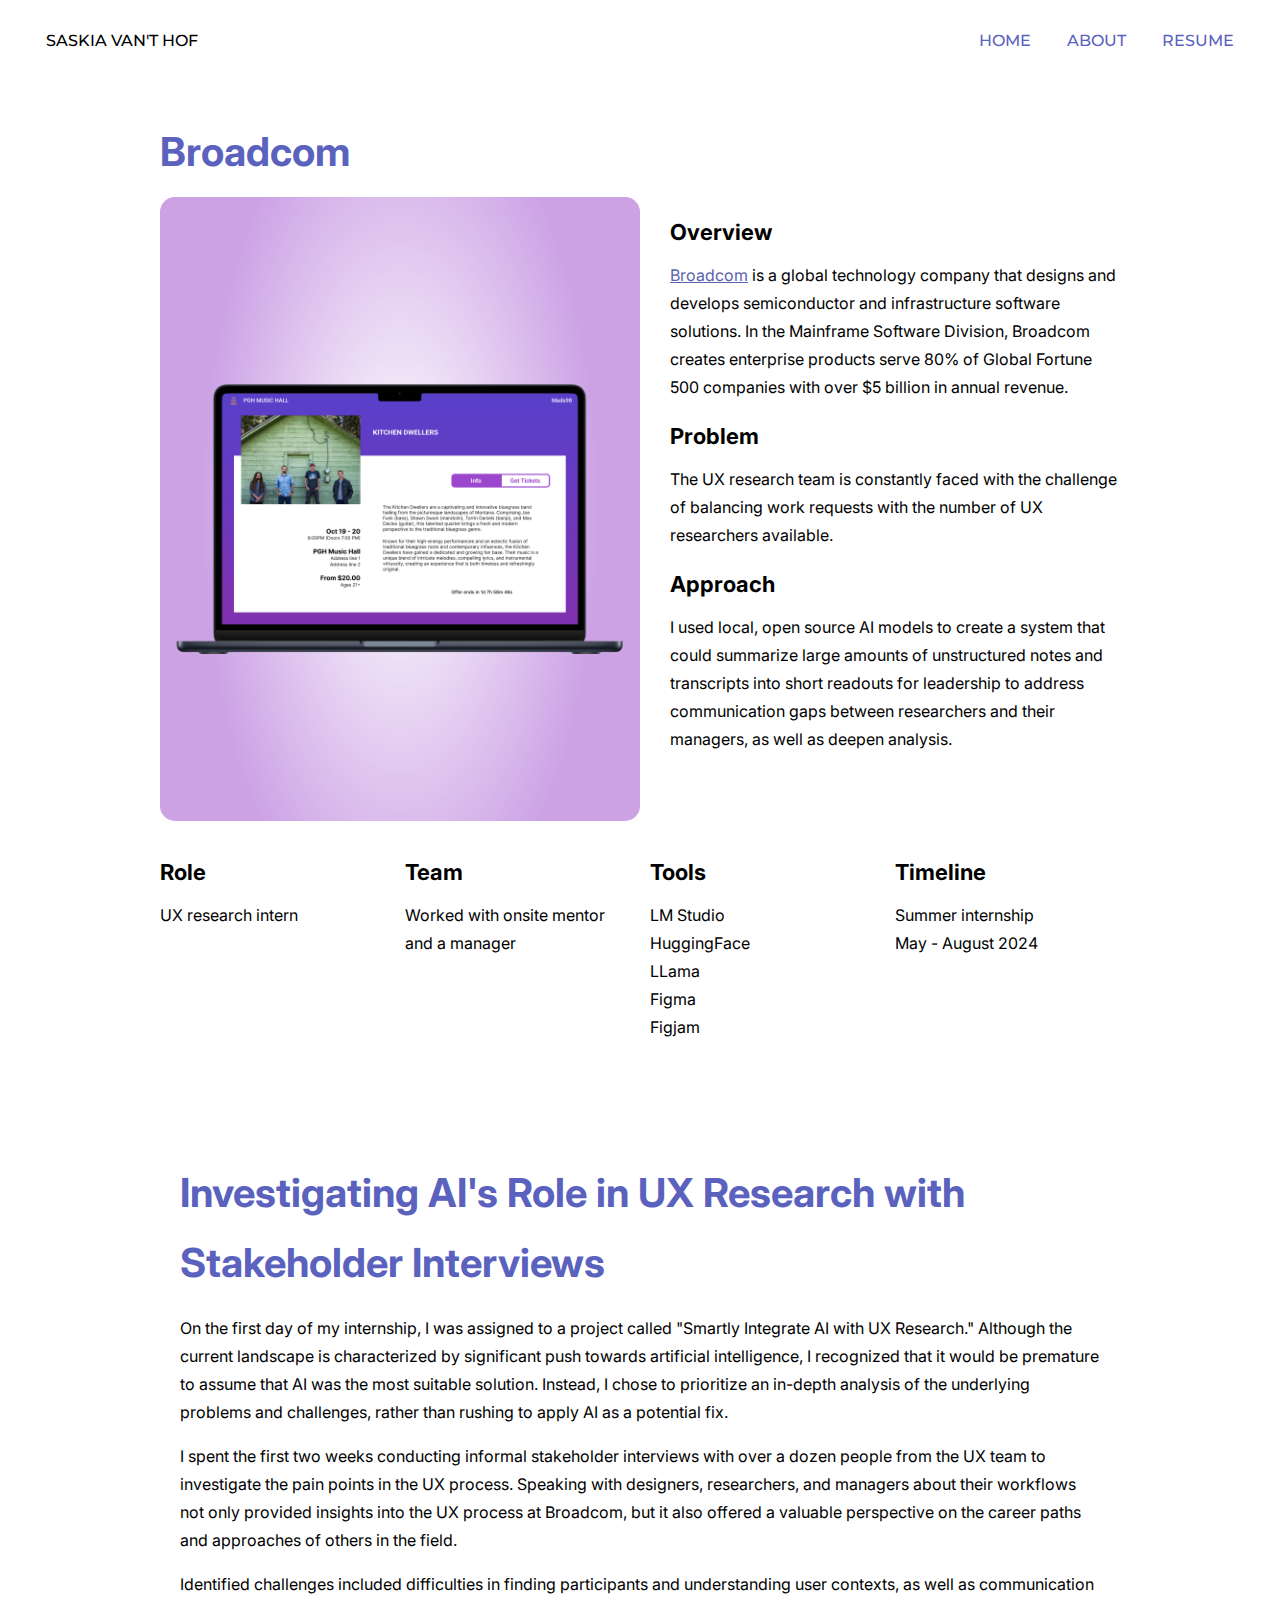
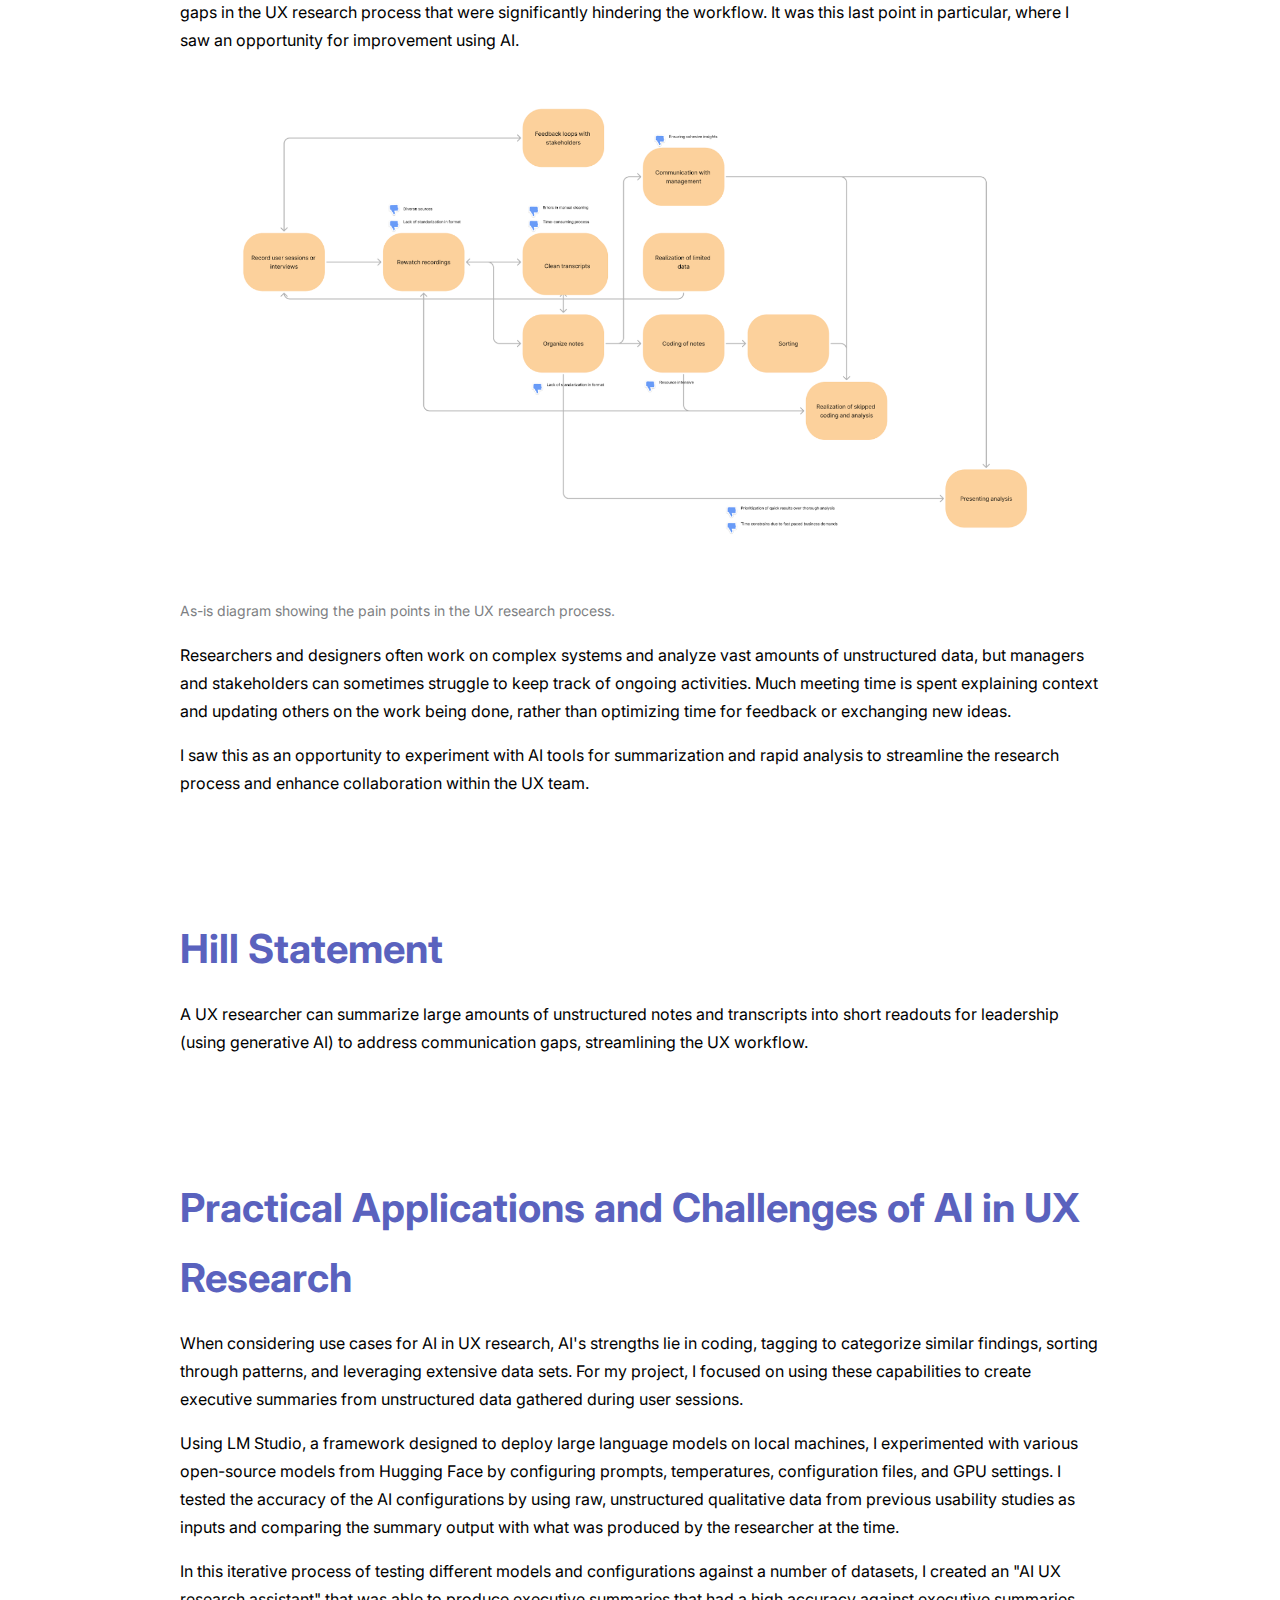
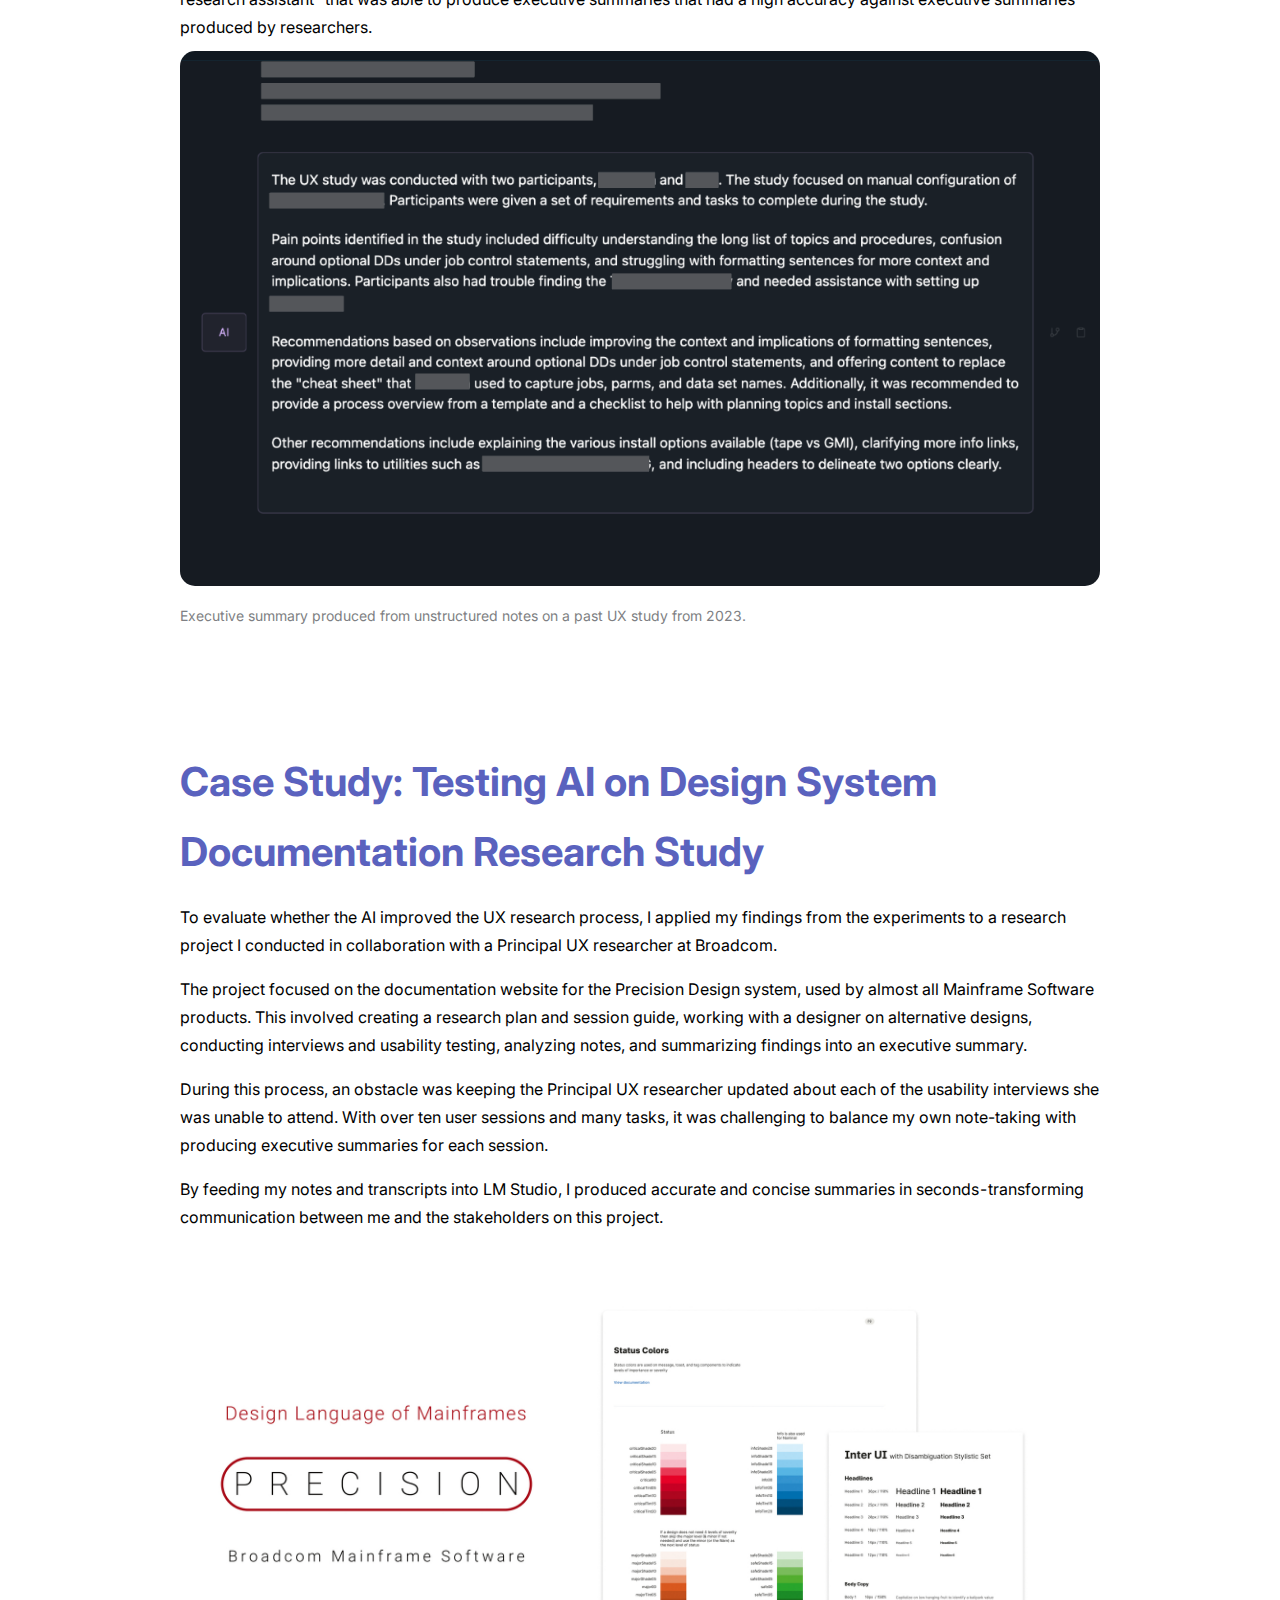
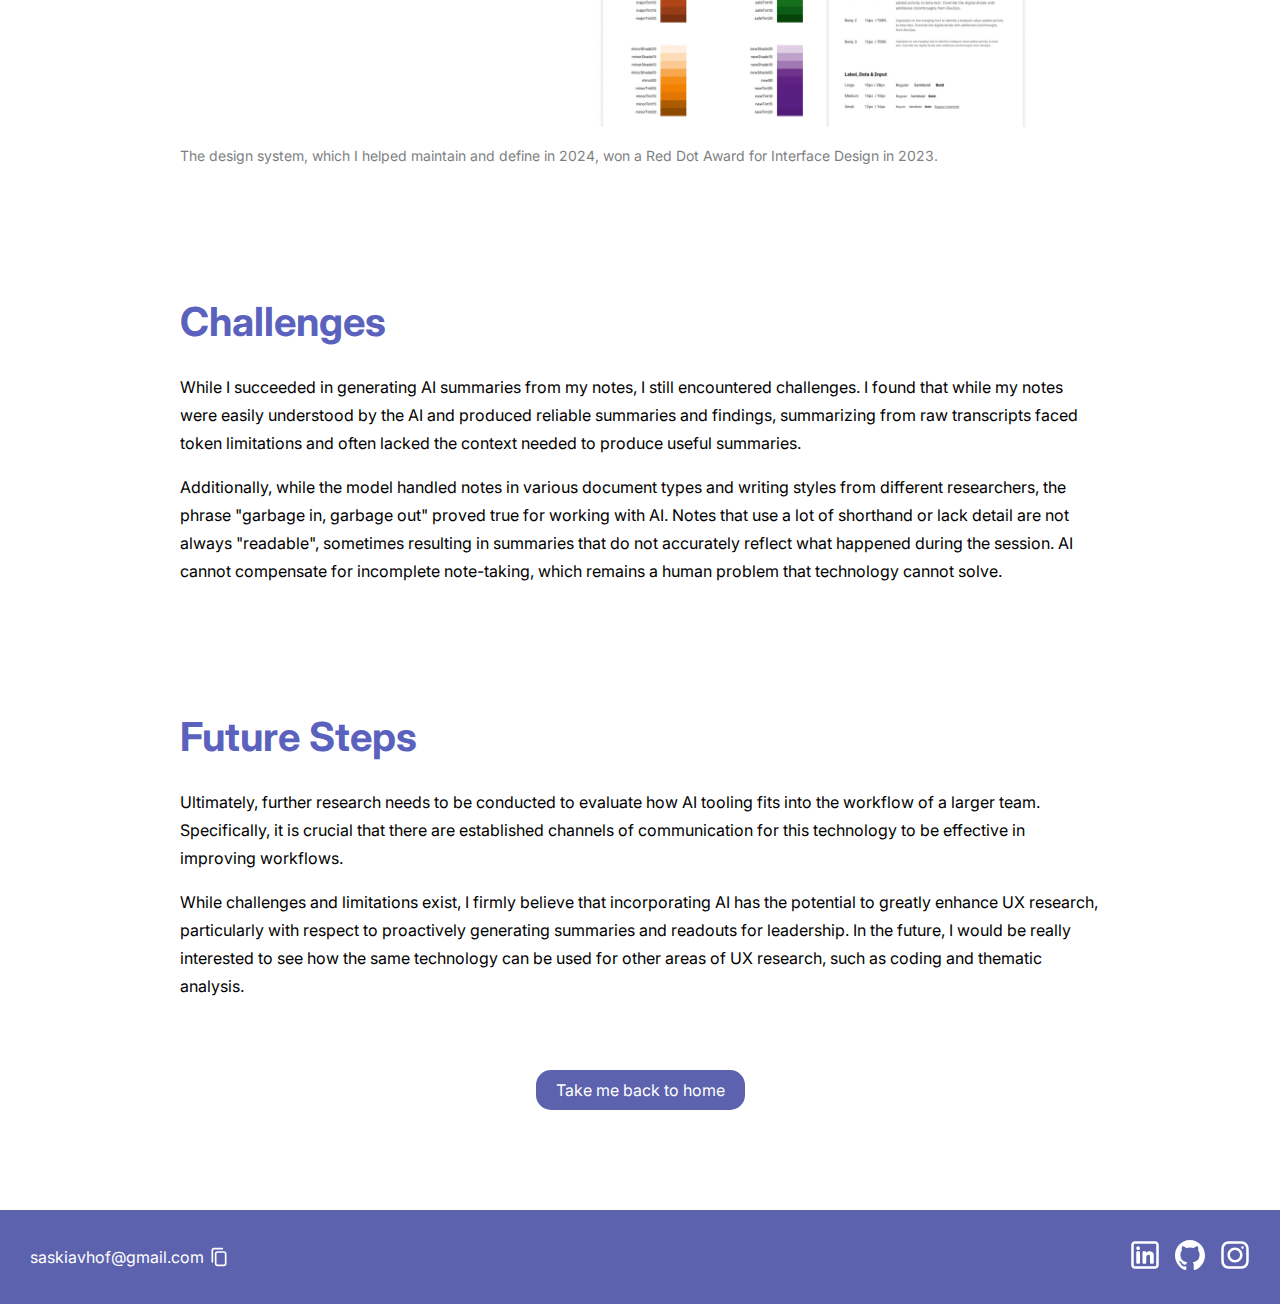
<file: project1.html>
<!DOCTYPE html>
<html lang="en">
<head>
  <title>Broadcom</title>
  <link rel="icon" type="image/x-icon" href="home/me.png">
  <meta charset="UTF-8">
  <meta name="viewport" content="width=device-width, initial-scale=1.0">
  <link rel="stylesheet" href="projects.css">
  <script defer src="script.js"></script>
</head>
<body class="project">

  <nav>
    <div class="left-section">
      <a href="index.html" id="portfolio" class="home current">SASKIA VAN'T HOF</a>
    </div>
    <div class="right-section">
      <a href="index.html" class="home">HOME</a>
      <a href="about.html" class="about">ABOUT</a>
      <a href="#" onclick="openResume()" class="resume">RESUME</a>
    </div>
  </nav>


  <section class="project-container">
    <div class="career-container">
      <div class="project-title">
        <h1>Broadcom</h1>
      </div>
      
      <div class="project-problem">
        <div class="project-left-cell">
          <img src="mockups/broadcomvertical.png" alt="Broadcom Work Image" class="work-image" id="broadcom">
        </div>
        <div class="project-right-cell">
          <div class="project-right-cell-content">
            <h3>Overview</h3>
              <p><a href="https://www.broadcom.com/products/mainframe" target="_blank">Broadcom</a> is a global technology company that designs and develops semiconductor and infrastructure software solutions. In the Mainframe Software Division, Broadcom creates enterprise products serve 80% of Global Fortune 500 companies with over $5 billion in annual revenue. </p>
              <h3>Problem</h3>
              <p>The UX research team is constantly faced with the challenge of balancing work requests with the number of UX researchers available.</p>
              <h3>Approach</h3>
              <p>I used local, open source AI models to create a system that could summarize large amounts of unstructured notes and transcripts into short readouts for leadership to address communication gaps between researchers and their managers, as well as deepen analysis.</p>
              </p>
          </div>
        </div>
      </div>
    </div>
    <div class="overview-grid">
      <div class="overview-grid-item">
        <h3>Role</h3>
          <p>UX research intern</p>
      </div>
      <div class="overview-grid-item">
        <h3>Team</h3>
          <p>Worked with onsite mentor and a manager</p>
      </div>
      <div class="overview-grid-item">
        <h3>Tools</h3>
          <p>LM Studio<br>HuggingFace<br>LLama<br>Figma<br>Figjam</p>
      </div>
      <div class="overview-grid-item">
        <h3>Timeline</h3>
          <p>Summer internship<br>May - August 2024</p>
      </div>
    </div>
  </section>

  <section class="case-study-container">

    <h1>Investigating AI's Role in UX Research with Stakeholder Interviews</h1>
    <div class="case-study-content">
      <div class="case-study-description">
        <p>On the first day of my internship, I was assigned to a project called "Smartly Integrate AI with UX Research." Although the current landscape is characterized by significant push towards artificial intelligence, I recognized that it would be premature to assume that AI was the most suitable solution. Instead, I chose to prioritize an in-depth analysis of the underlying problems and challenges, rather than rushing to apply AI as a potential fix.</p>
        <p>I spent the first two weeks conducting informal stakeholder interviews with over a dozen people from the UX team to investigate the pain points in the UX process. Speaking with designers, researchers, and managers about their workflows not only provided insights into the UX process at Broadcom, but it also offered a valuable perspective on the career paths and approaches of others in the field.</p>
        <p>Identified challenges included difficulties in finding participants and understanding user contexts, as well as communication gaps in the UX research process that were significantly hindering the workflow. It was this last point in particular, where I saw an opportunity for improvement using AI.</p>
      </div>
      <div class="case-study-image">
        <img src="broadcom/As-is.png" alt="Broadcom As-Is Diagram" class="work-image">
        <h2>As-is diagram showing the pain points in the UX research process.</h2>
      </div>
      <div class="case-study-description">
        <p>Researchers and designers often work on complex systems and analyze vast amounts of unstructured data, but managers and stakeholders can sometimes struggle to keep track of ongoing activities. Much meeting time is spent explaining context and updating others on the work being done, rather than optimizing time for feedback or exchanging new ideas.</p>
        <p>I saw this as an opportunity to experiment with AI tools for summarization and rapid analysis to streamline the research process and enhance collaboration within the UX team.</p>
      </div>
    </div>
  </section>

  <section class="case-study-container">
    <h1>Hill Statement</h1>
    <div class="case-study-content">
      <div class="case-study-description">
        <p>A UX researcher can summarize large amounts of unstructured notes and transcripts into short readouts for leadership (using generative AI) to address communication gaps, streamlining the UX workflow.</p>
    </div>
  </section>

  <section class="case-study-container">
    <h1>Practical Applications and Challenges of AI in UX Research</h1>
    <div class="case-study-content">
      <div class="case-study-description">
        <p>When considering use cases for AI in UX research, AI's strengths lie in coding, tagging to categorize similar findings, sorting through patterns, and leveraging extensive data sets. For my project, I focused on using these capabilities to create executive summaries from unstructured data gathered during user sessions.</p>
        <p>Using LM Studio, a framework designed to deploy large language models on local machines, I experimented with various open-source models from Hugging Face by configuring prompts, temperatures, configuration files, and GPU settings. I tested the accuracy of the AI configurations by using raw, unstructured qualitative data from previous usability studies as inputs and comparing the summary output with what was produced by the researcher at the time.</p>
        <p>In this iterative process of testing different models and configurations against a number of datasets, I created an "AI UX research assistant" that was able to produce executive summaries that had a high accuracy against executive summaries produced by researchers.</p>
      <!-- Image with subtitle -->
      <div class="case-study-image">
        <img src="broadcom/ouput.png" alt="Screenshot of AI output" class="work-image">
        <h2>Executive summary produced from unstructured notes on a past UX study from 2023.</h2>
      </div>
    </div>
  </section>

  <section class="case-study-container">
    <h1>Case Study: Testing AI on Design System Documentation Research Study</h1>
    <div class="case-study-content">
      <div class="case-study-description">
        <p>To evaluate whether the AI improved the UX research process, I applied my findings from the experiments to a research project I conducted in collaboration with a Principal UX researcher at Broadcom.</p>
        <p>The project focused on the documentation website for the Precision Design system, used by almost all Mainframe Software products. This involved creating a research plan and session guide, working with a designer on alternative designs, conducting interviews and usability testing, analyzing notes, and summarizing findings into an executive summary.</p>
        <p>During this process, an obstacle was keeping the Principal UX researcher updated about each of the usability interviews she was unable to attend. With over ten user sessions and many tasks, it was challenging to balance my own note-taking with producing executive summaries for each session.</p>
        <p>By feeding my notes and transcripts into LM Studio, I produced accurate and concise summaries in seconds - transforming communication between me and the stakeholders on this project.</p>
      </div>
    </div>
    <div class="case-study-image">
      <img src="broadcom/Broadcom assets/design system.jpg" alt="Screenshot of AI output" class="work-image">
      <h2>The design system, which I helped maintain and define in 2024, won a Red Dot Award for Interface Design in 2023.</h2>
    </div>
  </section>

  <section class="case-study-container">
    <h1>Challenges</h1>
    <div class="case-study-content">
      <div class="case-study-description">
        <p>While I succeeded in generating AI summaries from my notes, I still encountered challenges. I found that while my notes were easily understood by the AI and produced reliable summaries and findings, summarizing from raw transcripts faced token limitations and often lacked the context needed to produce useful summaries.</p>
        <p>Additionally, while the model handled notes in various document types and writing styles from different researchers, the phrase "garbage in, garbage out" proved true for working with AI. Notes that use a lot of shorthand or lack detail are not always "readable", sometimes resulting in summaries that do not accurately reflect what happened during the session. AI cannot compensate for incomplete note-taking, which remains a human problem that technology cannot solve.</p>
      </div>
    </div>
  </section>
  

  <section class="case-study-container">
    <h1>Future Steps</h1>
    <div class="case-study-content">
      <div class="case-study-description">
        <p>Ultimately, further research needs to be conducted to evaluate how AI tooling fits into the workflow of a larger team. Specifically, it is crucial that there are established channels of communication for this technology to be effective in improving workflows.</p>
        <p>While challenges and limitations exist, I firmly believe that incorporating AI has the potential to greatly enhance UX research, particularly with respect to proactively generating summaries and readouts for leadership. In the future, I would be really interested to see how the same technology can be used for other areas of UX research, such as coding and thematic analysis.</p>
      </div>
    </div>
  </section>

  <section class="back-to-home">
    <a href="index.html" class="back-to-home-button">Take me back to home</a>
  </section>

  <footer>
    <div class="footer-content">
      <div class="email-container">
        <span id="copyEmail" class="copy-symbol" onclick="copyToClipboard('saskiavhof@gmail.com')">saskiavhof@gmail.com</span>
        <img id="copyIcon" src="icons/copy.svg" alt="Copy" onclick="copyToClipboard('saskiavhof@gmail.com')">
      </div>
      <div class="social-icons">
        <a href="https://www.linkedin.com/in/saskia-van-t-hof/" target="_blank"><img src="icons/linkedin.svg" alt="LinkedIn"></a>
        <a href="https://github.com/saskiavhof" target="_blank"><img src="icons/github.svg" alt="GitHub"></a>
        <a href="https://www.instagram.com/saskia.makes/" target="_blank"><img src="icons/instagram.svg" alt="Instagram"></a>
      </div>
    </div>
  </footer>

</body>
</html>
</file>
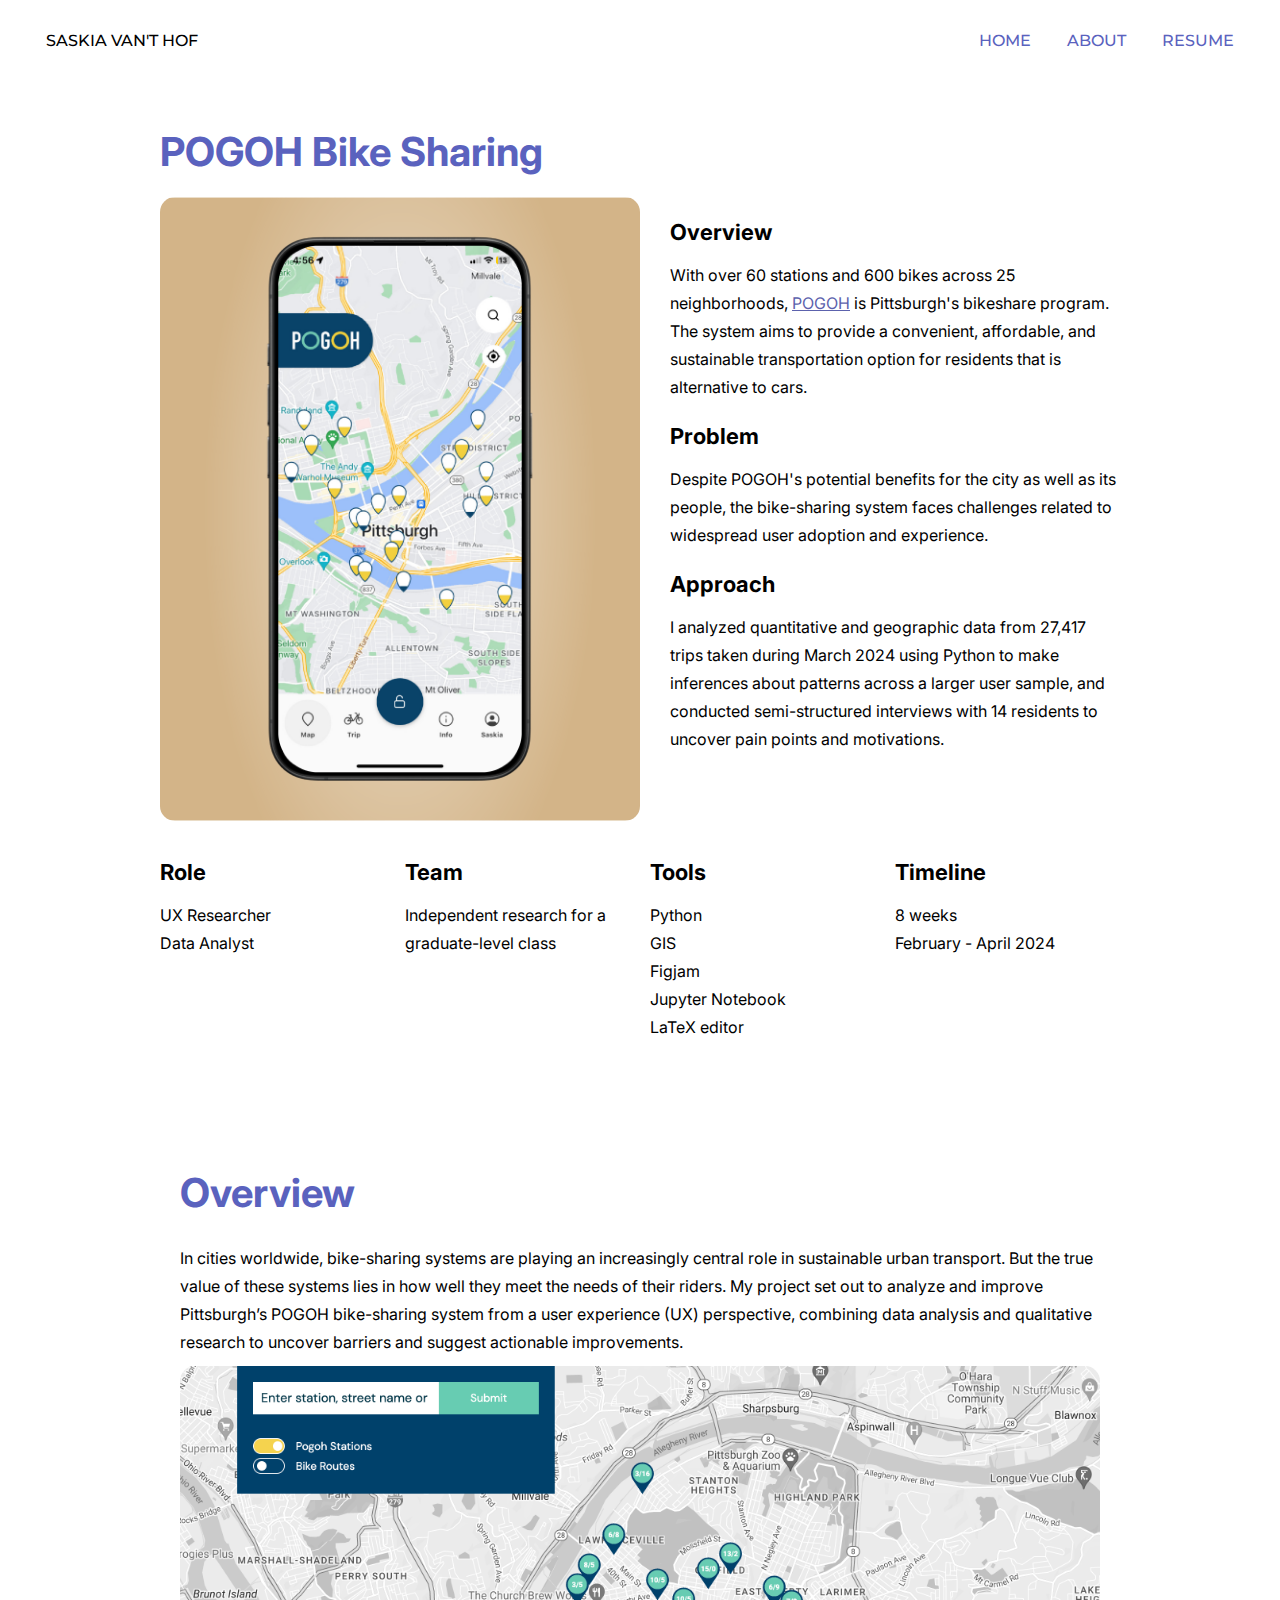
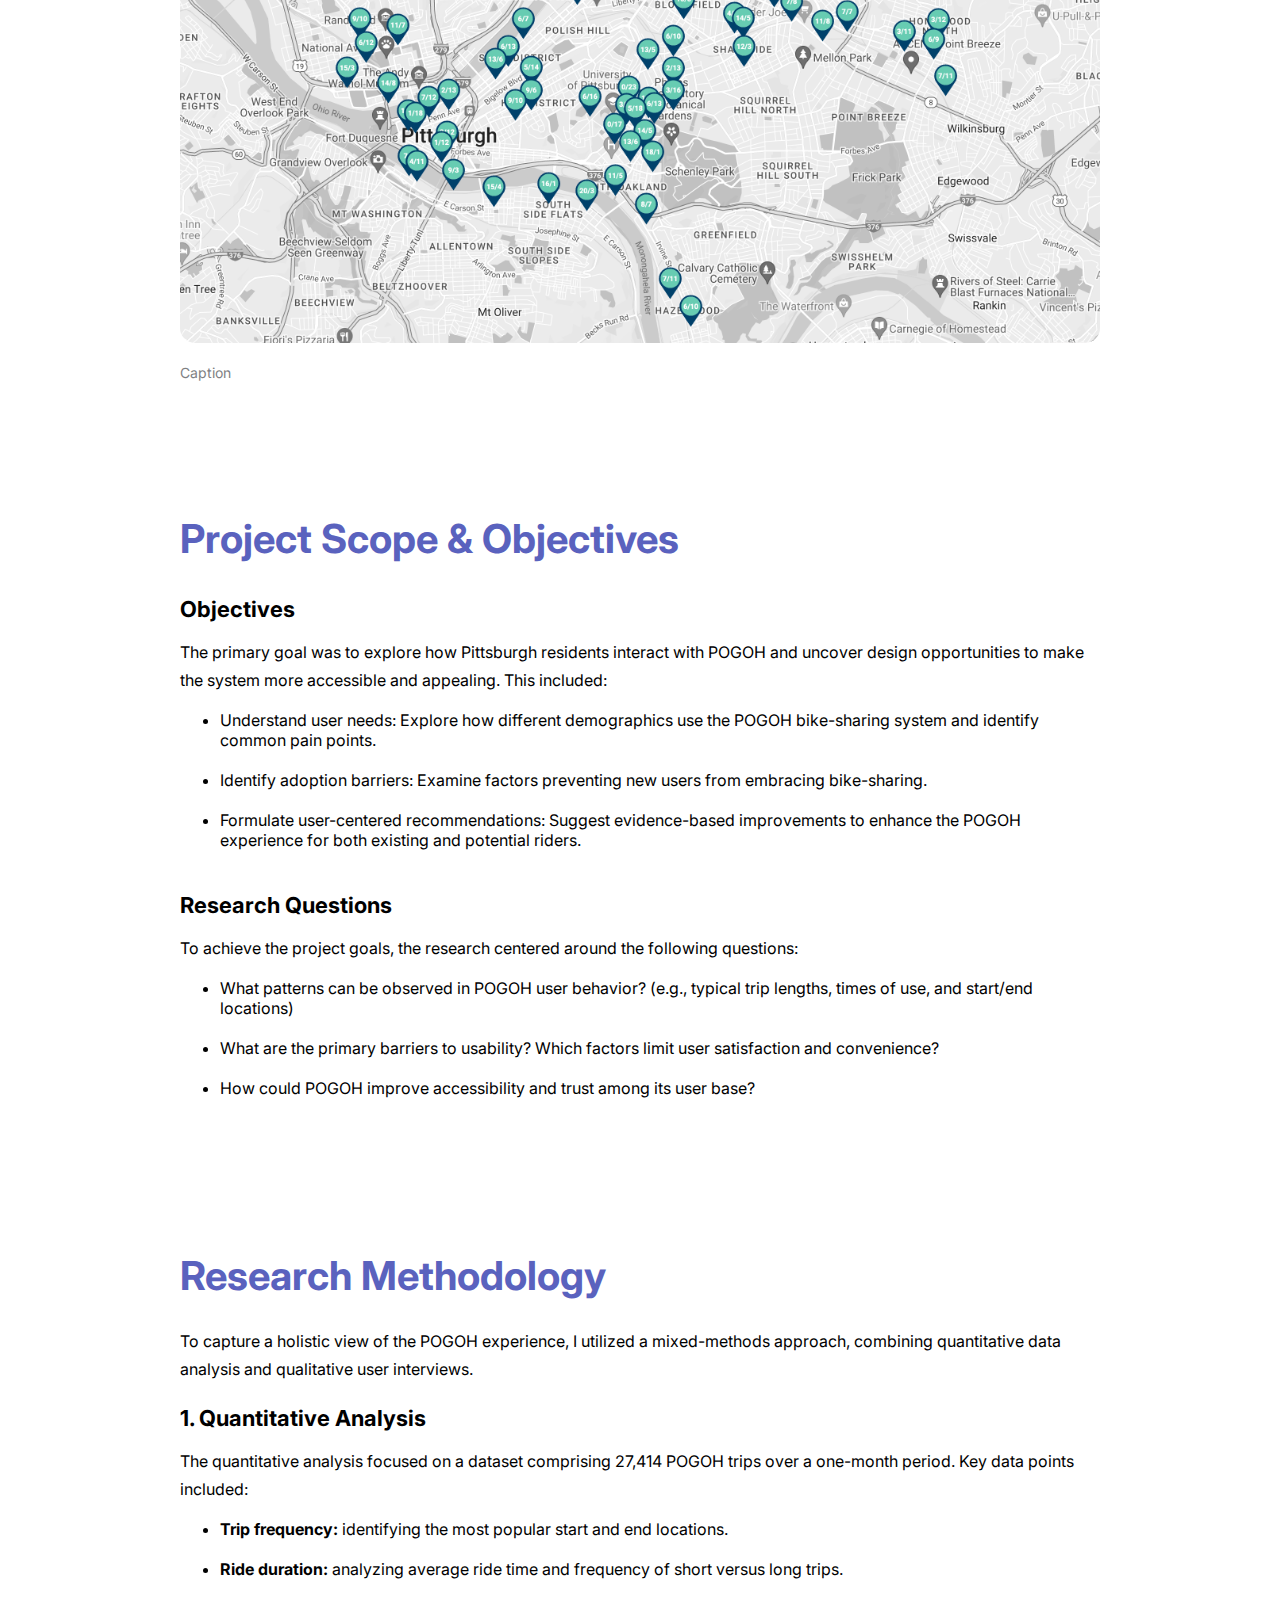
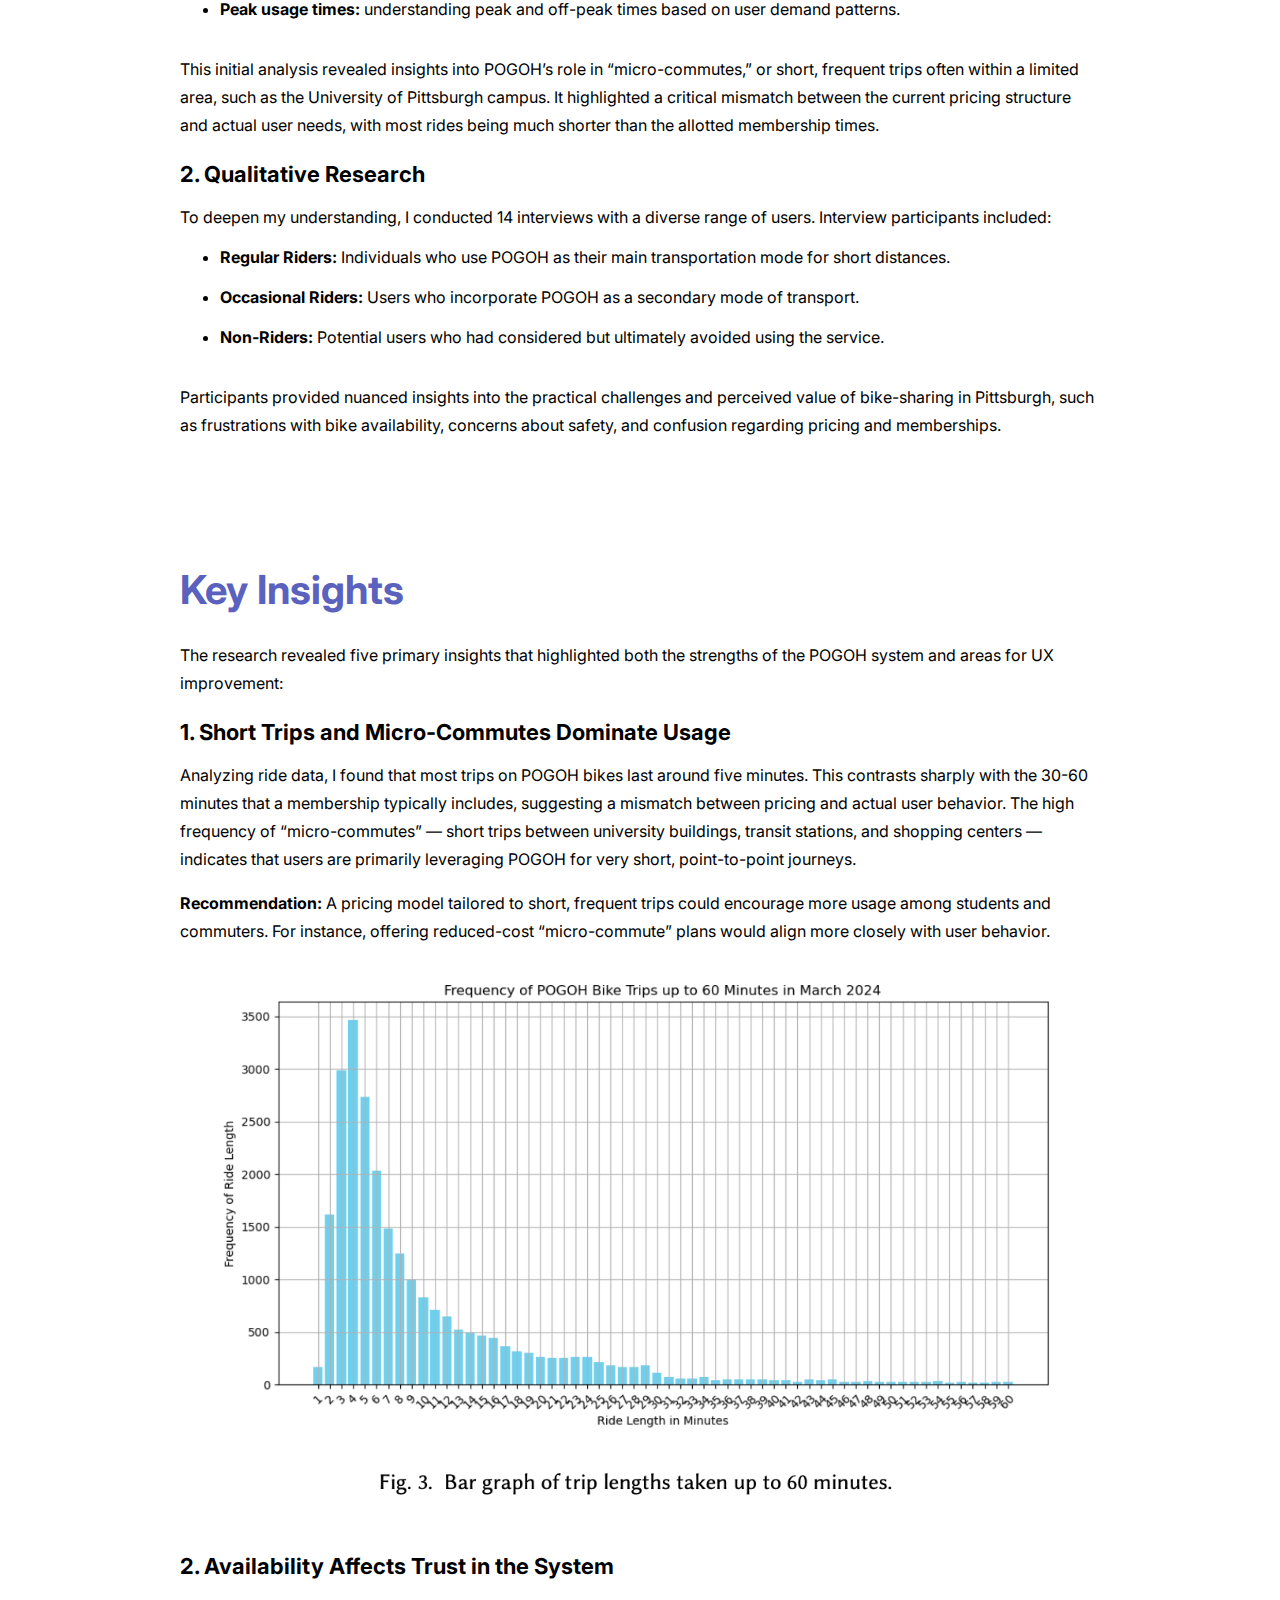
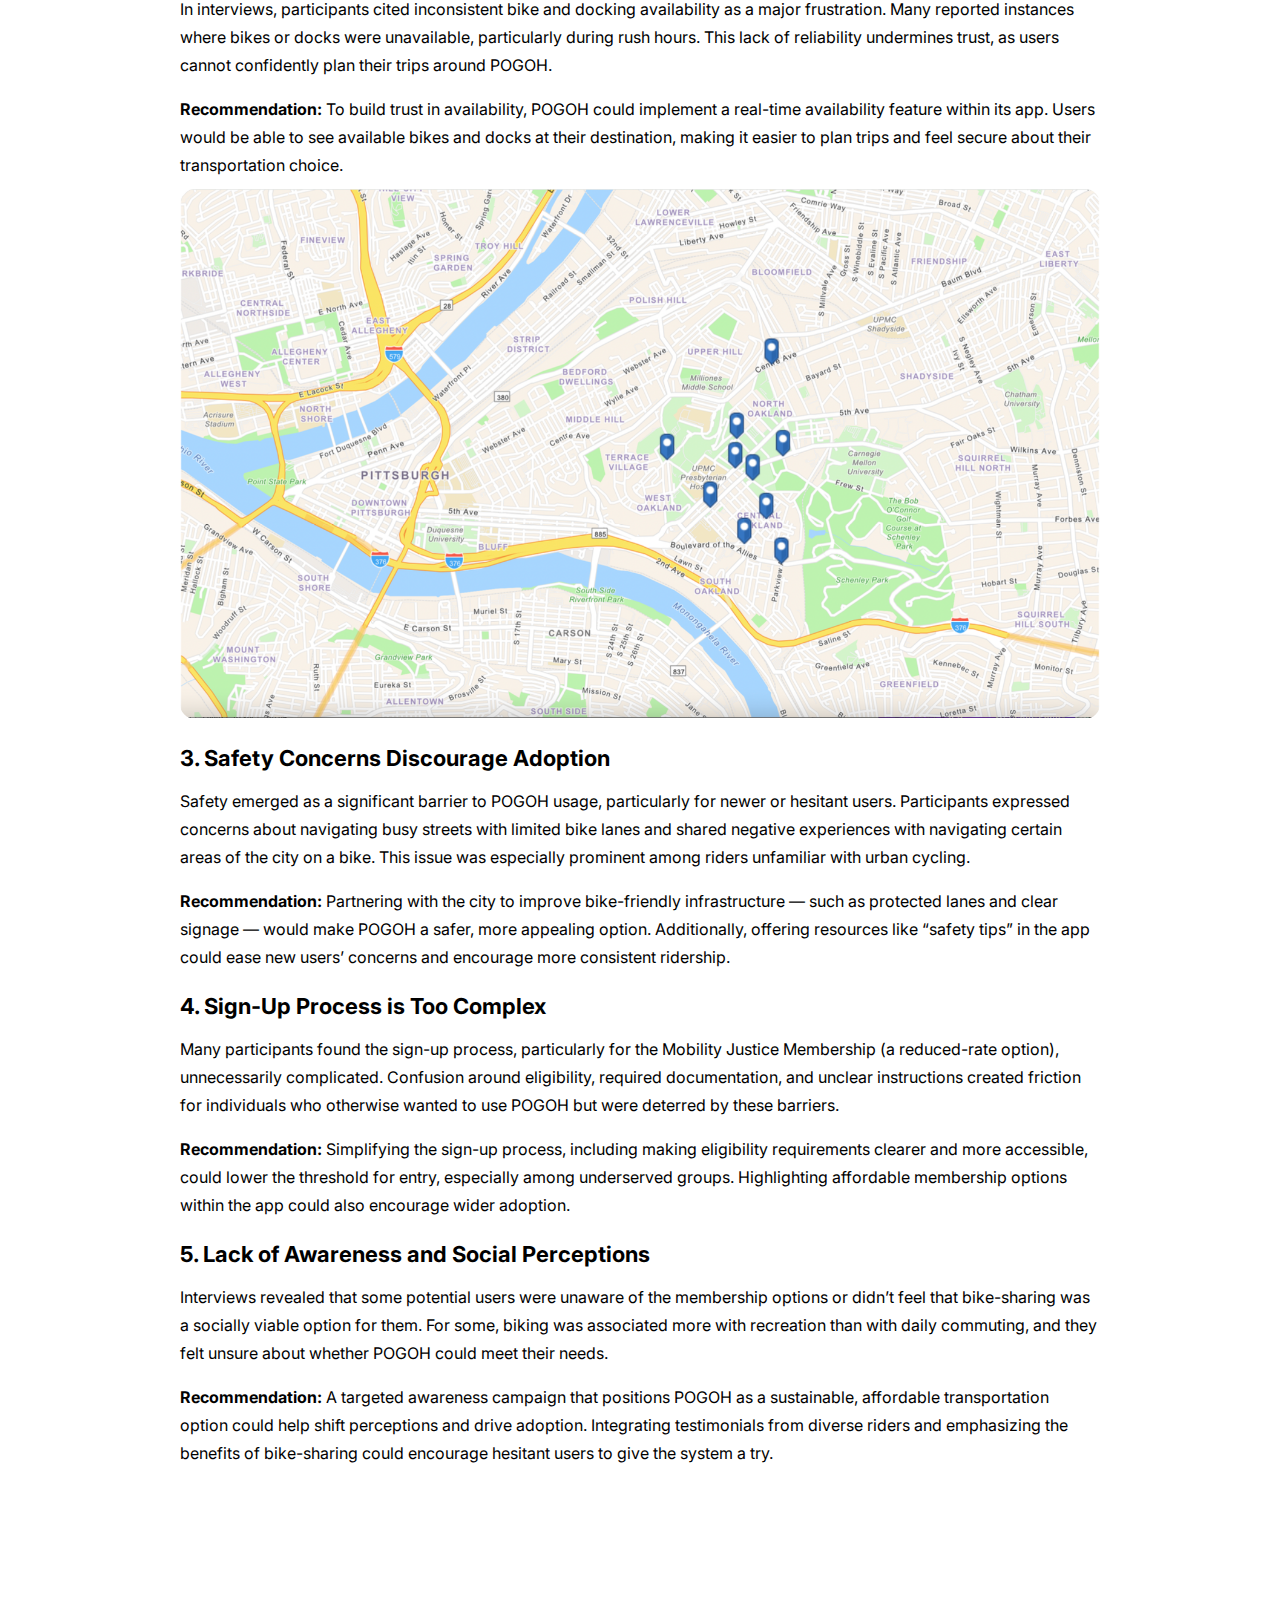
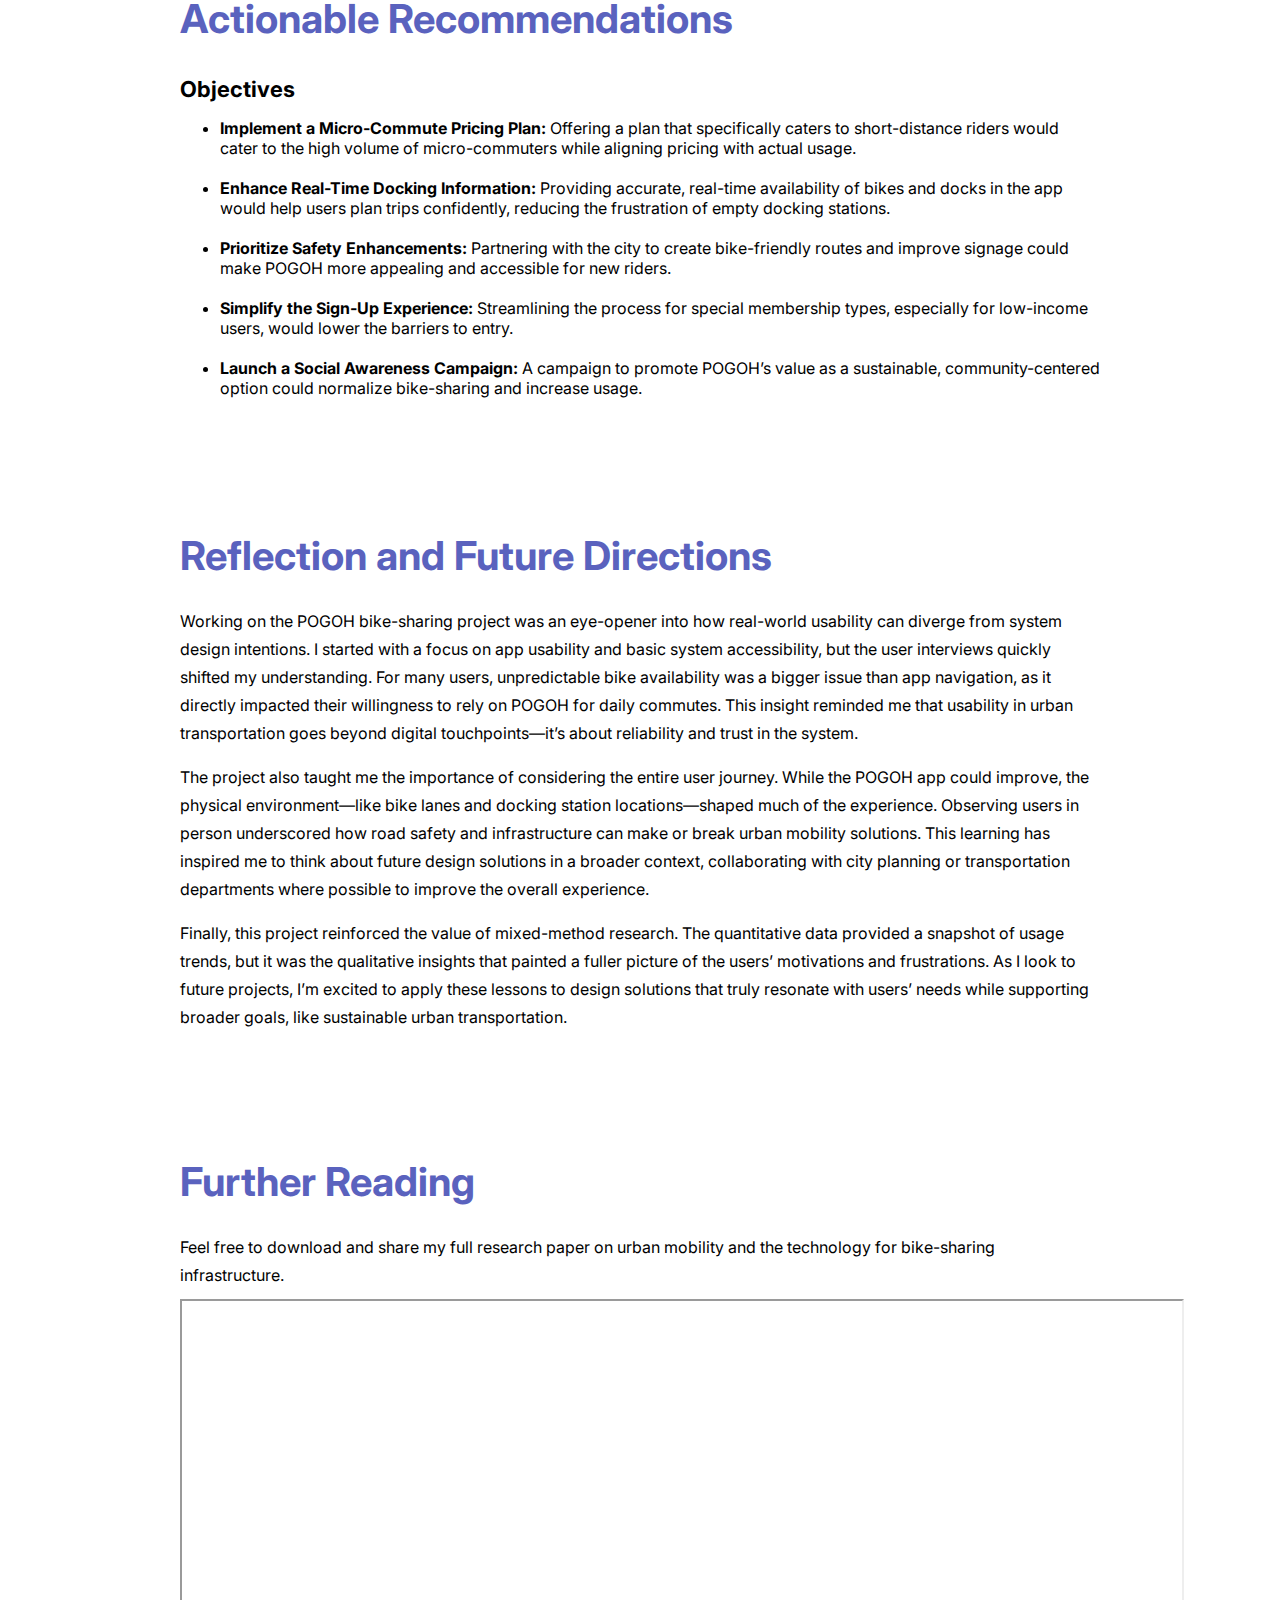
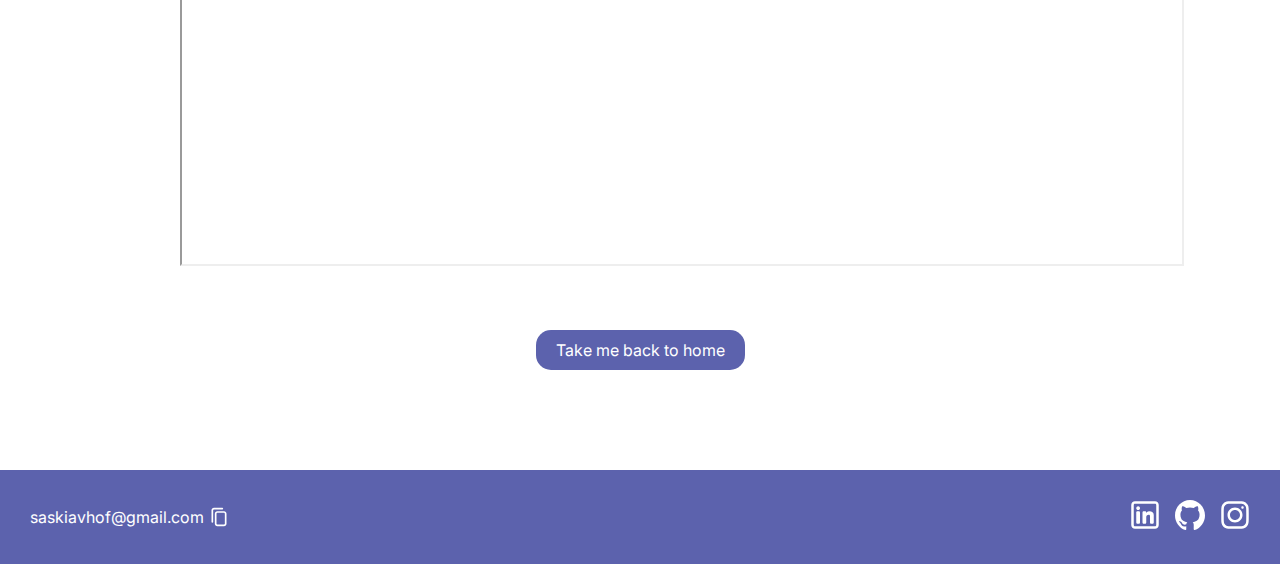
<file: project2.html>
<!DOCTYPE html>
<html lang="en">
<head>
  <title>POGOH</title>
  <link rel="icon" type="image/x-icon" href="home/me.png">
  <meta charset="UTF-8">
  <meta name="viewport" content="width=device-width, initial-scale=1.0">
  <link rel="stylesheet" href="projects.css">
  <script defer src="script.js"></script>
</head>
<body class="project">

  <nav>
    <div class="left-section">
      <a href="index.html" id="portfolio" class="home current">SASKIA VAN'T HOF</a>
    </div>
    <div class="right-section">
      <a href="index.html" class="home">HOME</a>
      <a href="about.html" class="about">ABOUT</a>
      <a href="#" onclick="openResume()" class="resume">RESUME</a>
    </div>
  </nav>


  <section class="project-container">
    <div class="career-container">
      <div class="project-title">
        <h1>POGOH Bike Sharing</h1>
      </div>
      
      <div class="project-problem">
        <div class="project-left-cell">
          <img src="mockups/pogoh vertical.png" alt="pogoh Work Image" class="work-image" id="pogoh">
        </div>
        <div class="project-right-cell">
          <div class="project-right-cell-content">
            <h3>Overview</h3>
              <p>With over 60 stations and 600 bikes across 25 neighborhoods, <a href="https://pogoh.com/?gclid=CjwKCAjw2dG1BhB4EiwA998cqGORqjGEunVzIKxq4IP7cJ2nNFsijjrGFlPmEldi6XmnC3DrGUGXyhoCz7gQAvD_BwE" target="_blank">POGOH</a> is Pittsburgh's bikeshare program. The system aims to provide a convenient, affordable, and sustainable transportation option for residents that is alternative to cars.</p>
            <h3>Problem</h3>
              <p>Despite POGOH's potential benefits for the city as well as its people, the bike-sharing system faces challenges related to widespread user adoption and experience.</p>
            <h3>Approach</h3>
            <p>I analyzed quantitative and geographic data from 27,417 trips taken during March 2024 using Python to make inferences about patterns across a larger user sample, and conducted semi-structured interviews with 14 residents to uncover pain points and motivations.</p>
            </p>
          </div>
        </div>
      </div>
    </div>
    <div class="overview-grid">
      <div class="overview-grid-item">
        <h3>Role</h3>
          <p>UX Researcher<br>Data Analyst</p>
      </div>
      <div class="overview-grid-item">
        <h3>Team</h3>
          <p>Independent research for a graduate-level class</p>
      </div>
      <div class="overview-grid-item">
        <h3>Tools</h3>
          <p>Python<br>GIS<br>Figjam<br>Jupyter Notebook<br>LaTeX editor</p>
      </div>
      <div class="overview-grid-item">
        <h3>Timeline</h3>
          <p>8 weeks<br>February - April 2024</p>
      </div>
    </div>
  </section>

  <section class="case-study-container">
    <h1>Overview</h1>
    <div class="case-study-content">
      <div class="case-study-description">
        <p>In cities worldwide, bike-sharing systems are playing an increasingly central role in sustainable urban transport. But the true value of these systems lies in how well they meet the needs of their riders. My project set out to analyze and improve Pittsburgh’s POGOH bike-sharing system from a user experience (UX) perspective, combining data analysis and qualitative research to uncover barriers and suggest actionable improvements.</p>
      <!-- Image with subtitle -->
      <div class="case-study-image">
        <img src="pogoh/map.png" alt="pogoh" class="work-image">
        <h2>Caption</h2>
      </div>
    </div>
  </section>

  <section class="case-study-container">
    <h1>Project Scope & Objectives</h1>
    <div class="case-study-content">
      <h3>Objectives</h3>
      <div class="case-study-description">
        <p>The primary goal was to explore how Pittsburgh residents interact with POGOH and uncover design opportunities to make the system more accessible and appealing. This included:</p>
        <ul>
          <li>Understand user needs: Explore how different demographics use the POGOH bike-sharing system and identify common pain points.</li>
          <br>
          <li>Identify adoption barriers: Examine factors preventing new users from embracing bike-sharing.</li>          
          <br>
          <li>Formulate user-centered recommendations: Suggest evidence-based improvements to enhance the POGOH experience for both existing and potential riders.</li>
          <br>
        </ul>
      </div>

      <h3>Research Questions</h3>
      <p>To achieve the project goals, the research centered around the following questions:</p>
      <ul>
          <li>What patterns can be observed in POGOH user behavior? (e.g., typical trip lengths, times of use, and start/end locations)</li>
          <br>
          <li>What are the primary barriers to usability? Which factors limit user satisfaction and convenience?</li>
          <br>
          <li>How could POGOH improve accessibility and trust among its user base?</li>
          <br>
      </ul>

    </div>
  </section>


  <section class="case-study-container">
    <h1>Research Methodology</h1>
    <div class="case-study-content">
      <div class="case-study-description">
          <p>To capture a holistic view of the POGOH experience, I utilized a mixed-methods approach, combining quantitative data analysis and qualitative user interviews.</p>
            <h3>1. Quantitative Analysis</h3>
            <p>The quantitative analysis focused on a dataset comprising 27,414 POGOH trips over a one-month period. Key data points included:</p>
            <ul>
                <li><strong>Trip frequency:</strong> identifying the most popular start and end locations.</li>
                <br>
                <li><strong>Ride duration:</strong> analyzing average ride time and frequency of short versus long trips.</li>
                <br>
                <li><strong>Peak usage times:</strong> understanding peak and off-peak times based on user demand patterns.</li>
                <br>
            </ul>
            <p>This initial analysis revealed insights into POGOH’s role in “micro-commutes,” or short, frequent trips often within a limited area, such as the University of Pittsburgh campus. It highlighted a critical mismatch between the current pricing structure and actual user needs, with most rides being much shorter than the allotted membership times.</p>
            <h3>2. Qualitative Research</h3>
        <p>To deepen my understanding, I conducted 14 interviews with a diverse range of users. Interview participants included:</p>
        <ul>
            <li><strong>Regular Riders:</strong> Individuals who use POGOH as their main transportation mode for short distances.</li>
            <br>
            <li><strong>Occasional Riders:</strong> Users who incorporate POGOH as a secondary mode of transport.</li>
            <br>
            <li><strong>Non-Riders:</strong> Potential users who had considered but ultimately avoided using the service.</li>
            <br>
        </ul>
        <p>Participants provided nuanced insights into the practical challenges and perceived value of bike-sharing in Pittsburgh, such as frustrations with bike availability, concerns about safety, and confusion regarding pricing and memberships.</p>
    </div>
  </section>

  <section class="case-study-container">
    <h1>Key Insights</h1>
    <div class="case-study-content">
      <div class="case-study-description">
        <p>The research revealed five primary insights that highlighted both the strengths of the POGOH system and areas for UX improvement:</p>
            
          <h3>1. Short Trips and Micro-Commutes Dominate Usage</h3>
            <p>Analyzing ride data, I found that most trips on POGOH bikes last around five minutes. This contrasts sharply with the 30-60 minutes that a membership typically includes, suggesting a mismatch between pricing and actual user behavior. The high frequency of “micro-commutes” — short trips between university buildings, transit stations, and shopping centers — indicates that users are primarily leveraging POGOH for very short, point-to-point journeys.</p>
            <p><strong>Recommendation:</strong> A pricing model tailored to short, frequent trips could encourage more usage among students and commuters. For instance, offering reduced-cost “micro-commute” plans would align more closely with user behavior.</p>

            <div class="case-study-image">
              <img src="pogoh/bargraph.png" alt="pogoh" class="work-image">
            </div>

            <h3>2. Availability Affects Trust in the System</h3>
            <p>In interviews, participants cited inconsistent bike and docking availability as a major frustration. Many reported instances where bikes or docks were unavailable, particularly during rush hours. This lack of reliability undermines trust, as users cannot confidently plan their trips around POGOH.</p>
            <p><strong>Recommendation:</strong> To build trust in availability, POGOH could implement a real-time availability feature within its app. Users would be able to see available bikes and docks at their destination, making it easier to plan trips and feel secure about their transportation choice.</p>

            <div class="case-study-image">
            <img src="pogoh/top10map.png" alt="pogoh" class="work-image">
            </div>

            <h3>3. Safety Concerns Discourage Adoption</h3>
            <p>Safety emerged as a significant barrier to POGOH usage, particularly for newer or hesitant users. Participants expressed concerns about navigating busy streets with limited bike lanes and shared negative experiences with navigating certain areas of the city on a bike. This issue was especially prominent among riders unfamiliar with urban cycling.</p>
            <p><strong>Recommendation:</strong> Partnering with the city to improve bike-friendly infrastructure — such as protected lanes and clear signage — would make POGOH a safer, more appealing option. Additionally, offering resources like “safety tips” in the app could ease new users’ concerns and encourage more consistent ridership.</p>

            <h3>4. Sign-Up Process is Too Complex</h3>
            <p>Many participants found the sign-up process, particularly for the Mobility Justice Membership (a reduced-rate option), unnecessarily complicated. Confusion around eligibility, required documentation, and unclear instructions created friction for individuals who otherwise wanted to use POGOH but were deterred by these barriers.</p>
            <p><strong>Recommendation:</strong> Simplifying the sign-up process, including making eligibility requirements clearer and more accessible, could lower the threshold for entry, especially among underserved groups. Highlighting affordable membership options within the app could also encourage wider adoption.</p>

            <h3>5. Lack of Awareness and Social Perceptions</h3>
            <p>Interviews revealed that some potential users were unaware of the membership options or didn’t feel that bike-sharing was a socially viable option for them. For some, biking was associated more with recreation than with daily commuting, and they felt unsure about whether POGOH could meet their needs.</p>
            <p><strong>Recommendation:</strong> A targeted awareness campaign that positions POGOH as a sustainable, affordable transportation option could help shift perceptions and drive adoption. Integrating testimonials from diverse riders and emphasizing the benefits of bike-sharing could encourage hesitant users to give the system a try.</p>

      </div>

    </div>
  </section>


  <section class="case-study-container">
    <h1>Actionable Recommendations</h1>
    <div class="case-study-content">
      <h3>Objectives</h3>
      <div class="case-study-description">
        <ul>
          <li><strong>Implement a Micro-Commute Pricing Plan:</strong> Offering a plan that specifically caters to short-distance riders would cater to the high volume of micro-commuters while aligning pricing with actual usage.</li>
          <br>
          <li><strong>Enhance Real-Time Docking Information:</strong> Providing accurate, real-time availability of bikes and docks in the app would help users plan trips confidently, reducing the frustration of empty docking stations.</li>
          <br>
          <li><strong>Prioritize Safety Enhancements:</strong> Partnering with the city to create bike-friendly routes and improve signage could make POGOH more appealing and accessible for new riders.</li>
          <br>
          <li><strong>Simplify the Sign-Up Experience:</strong> Streamlining the process for special membership types, especially for low-income users, would lower the barriers to entry.</li>
          <br>
          <li><strong>Launch a Social Awareness Campaign:</strong> A campaign to promote POGOH’s value as a sustainable, community-centered option could normalize bike-sharing and increase usage.</li>
      </ul>
    </div>
  </section>

  <section class="case-study-container">
    <h1>Reflection and Future Directions</h1>
    <div class="case-study-content">
      <div class="case-study-description">
        <p>Working on the POGOH bike-sharing project was an eye-opener into how real-world usability can diverge from system design intentions. I started with a focus on app usability and basic system accessibility, but the user interviews quickly shifted my understanding. For many users, unpredictable bike availability was a bigger issue than app navigation, as it directly impacted their willingness to rely on POGOH for daily commutes. This insight reminded me that usability in urban transportation goes beyond digital touchpoints—it’s about reliability and trust in the system.</p>
        <p>The project also taught me the importance of considering the entire user journey. While the POGOH app could improve, the physical environment—like bike lanes and docking station locations—shaped much of the experience. Observing users in person underscored how road safety and infrastructure can make or break urban mobility solutions. This learning has inspired me to think about future design solutions in a broader context, collaborating with city planning or transportation departments where possible to improve the overall experience.</p>
        <p>Finally, this project reinforced the value of mixed-method research. The quantitative data provided a snapshot of usage trends, but it was the qualitative insights that painted a fuller picture of the users’ motivations and frustrations. As I look to future projects, I’m excited to apply these lessons to design solutions that truly resonate with users’ needs while supporting broader goals, like sustainable urban transportation.</p>
                </div>
  </section>

  

  <section class="case-study-container">
    <h1>Further Reading</h1>
    <div class="case-study-content">
      <p>Feel free to download and share my full research paper on urban mobility and the technology for bike-sharing infrastructure.</p>

      <iframe width="1000" height="562.5" src="pogoh/pogoh.pdf"></iframe>
      </div>
  </section>

  <section class="back-to-home">
    <a href="index.html" class="back-to-home-button">Take me back to home</a>
  </section>

  <footer>
    <div class="footer-content">
      <div class="email-container">
        <span id="copyEmail" class="copy-symbol" onclick="copyToClipboard('saskiavhof@gmail.com')">saskiavhof@gmail.com</span>
        <img id="copyIcon" src="icons/copy.svg" alt="Copy" onclick="copyToClipboard('saskiavhof@gmail.com')">
      </div>
      <div class="social-icons">
        <a href="https://www.linkedin.com/in/saskia-van-t-hof/" target="_blank"><img src="icons/linkedin.svg" alt="LinkedIn"></a>
        <a href="https://github.com/saskiavhof" target="_blank"><img src="icons/github.svg" alt="GitHub"></a>
        <a href="https://www.instagram.com/saskia.makes/" target="_blank"><img src="icons/instagram.svg" alt="Instagram"></a>
      </div>
    </div>
  </footer>

</body>
</html>
</file>
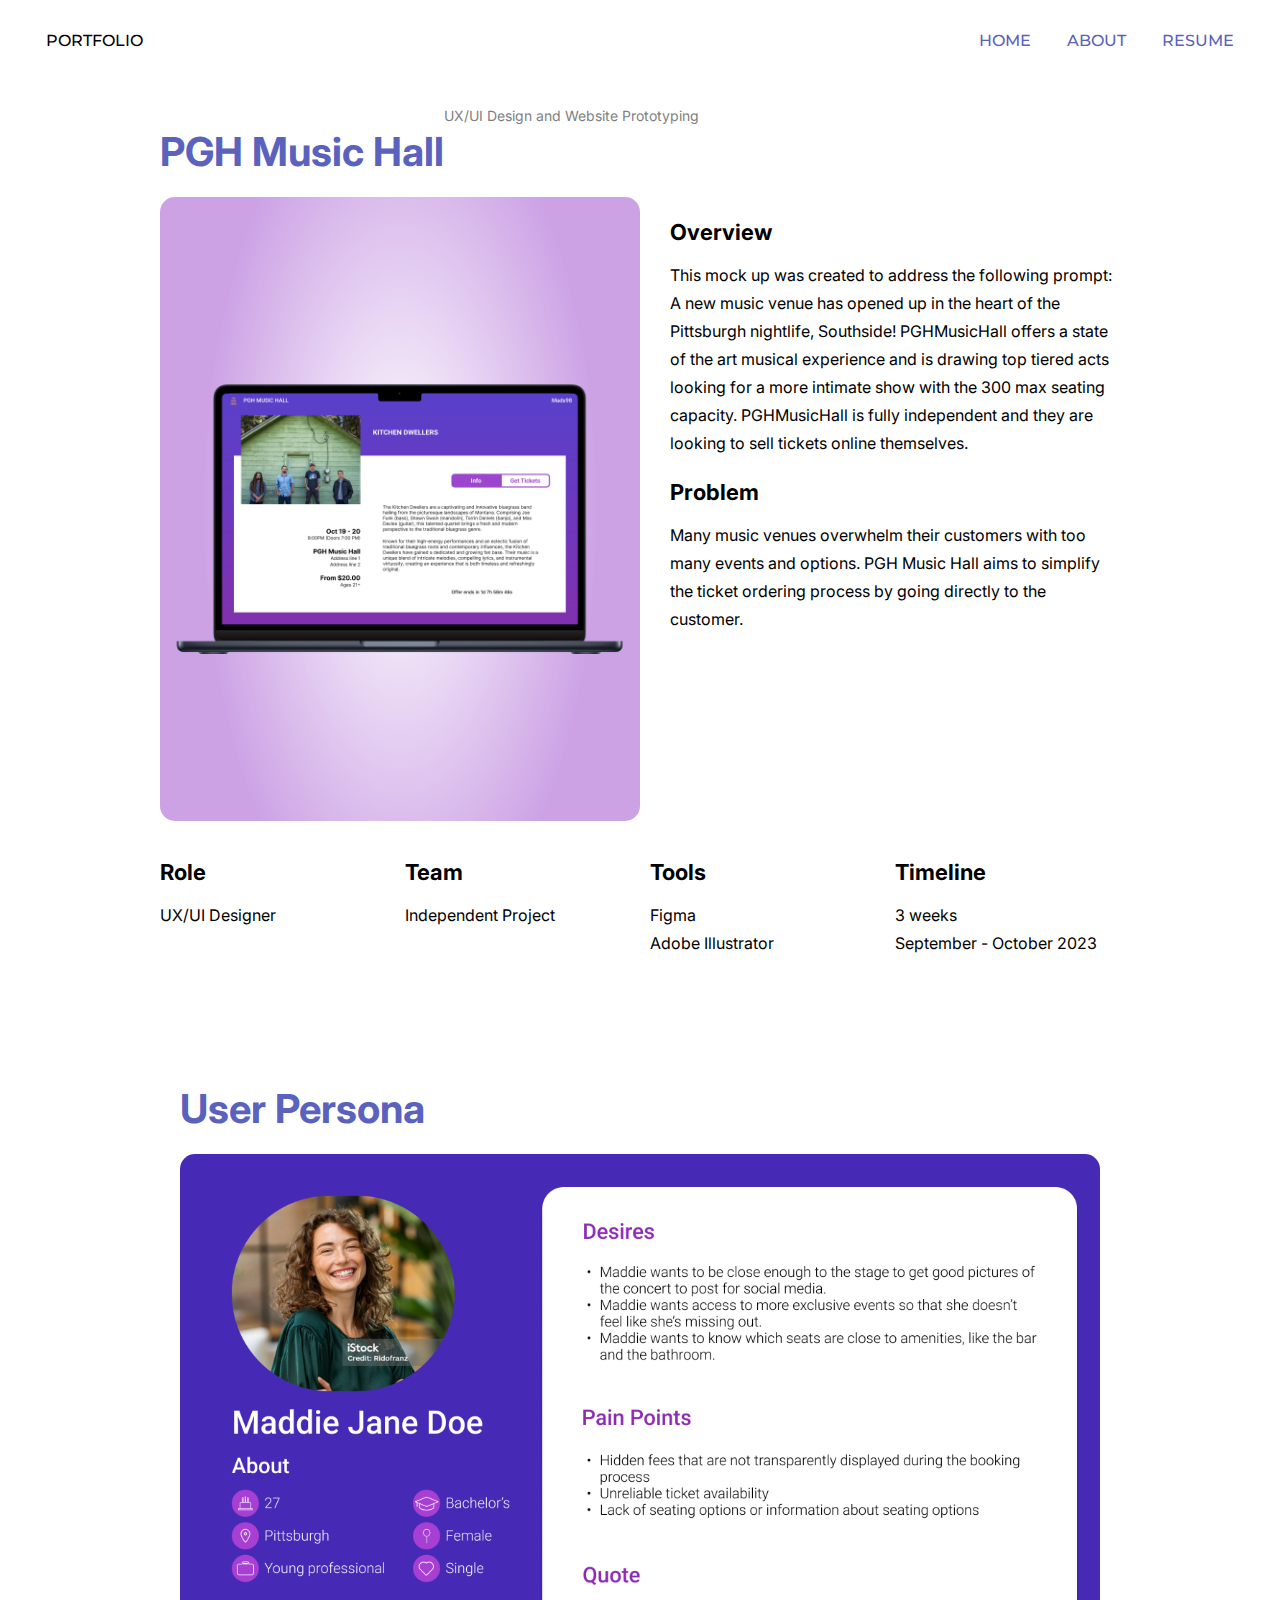
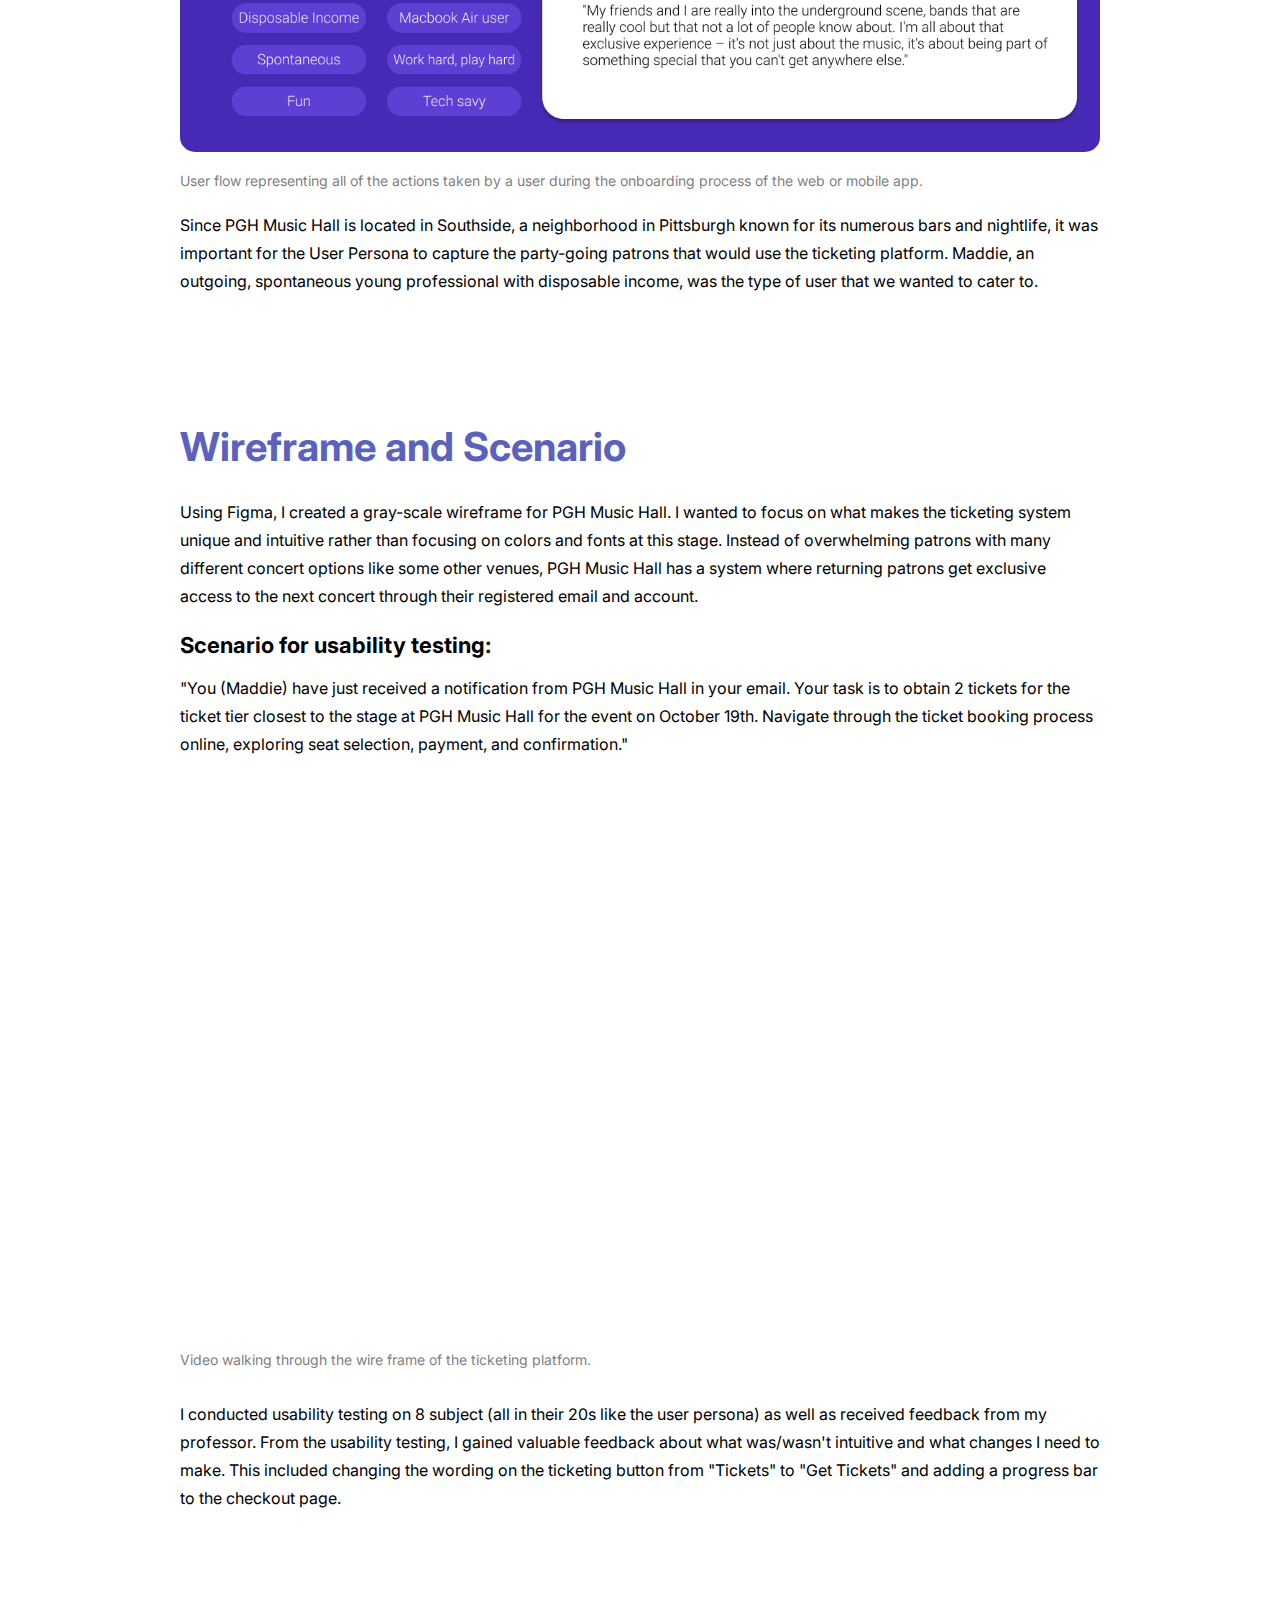
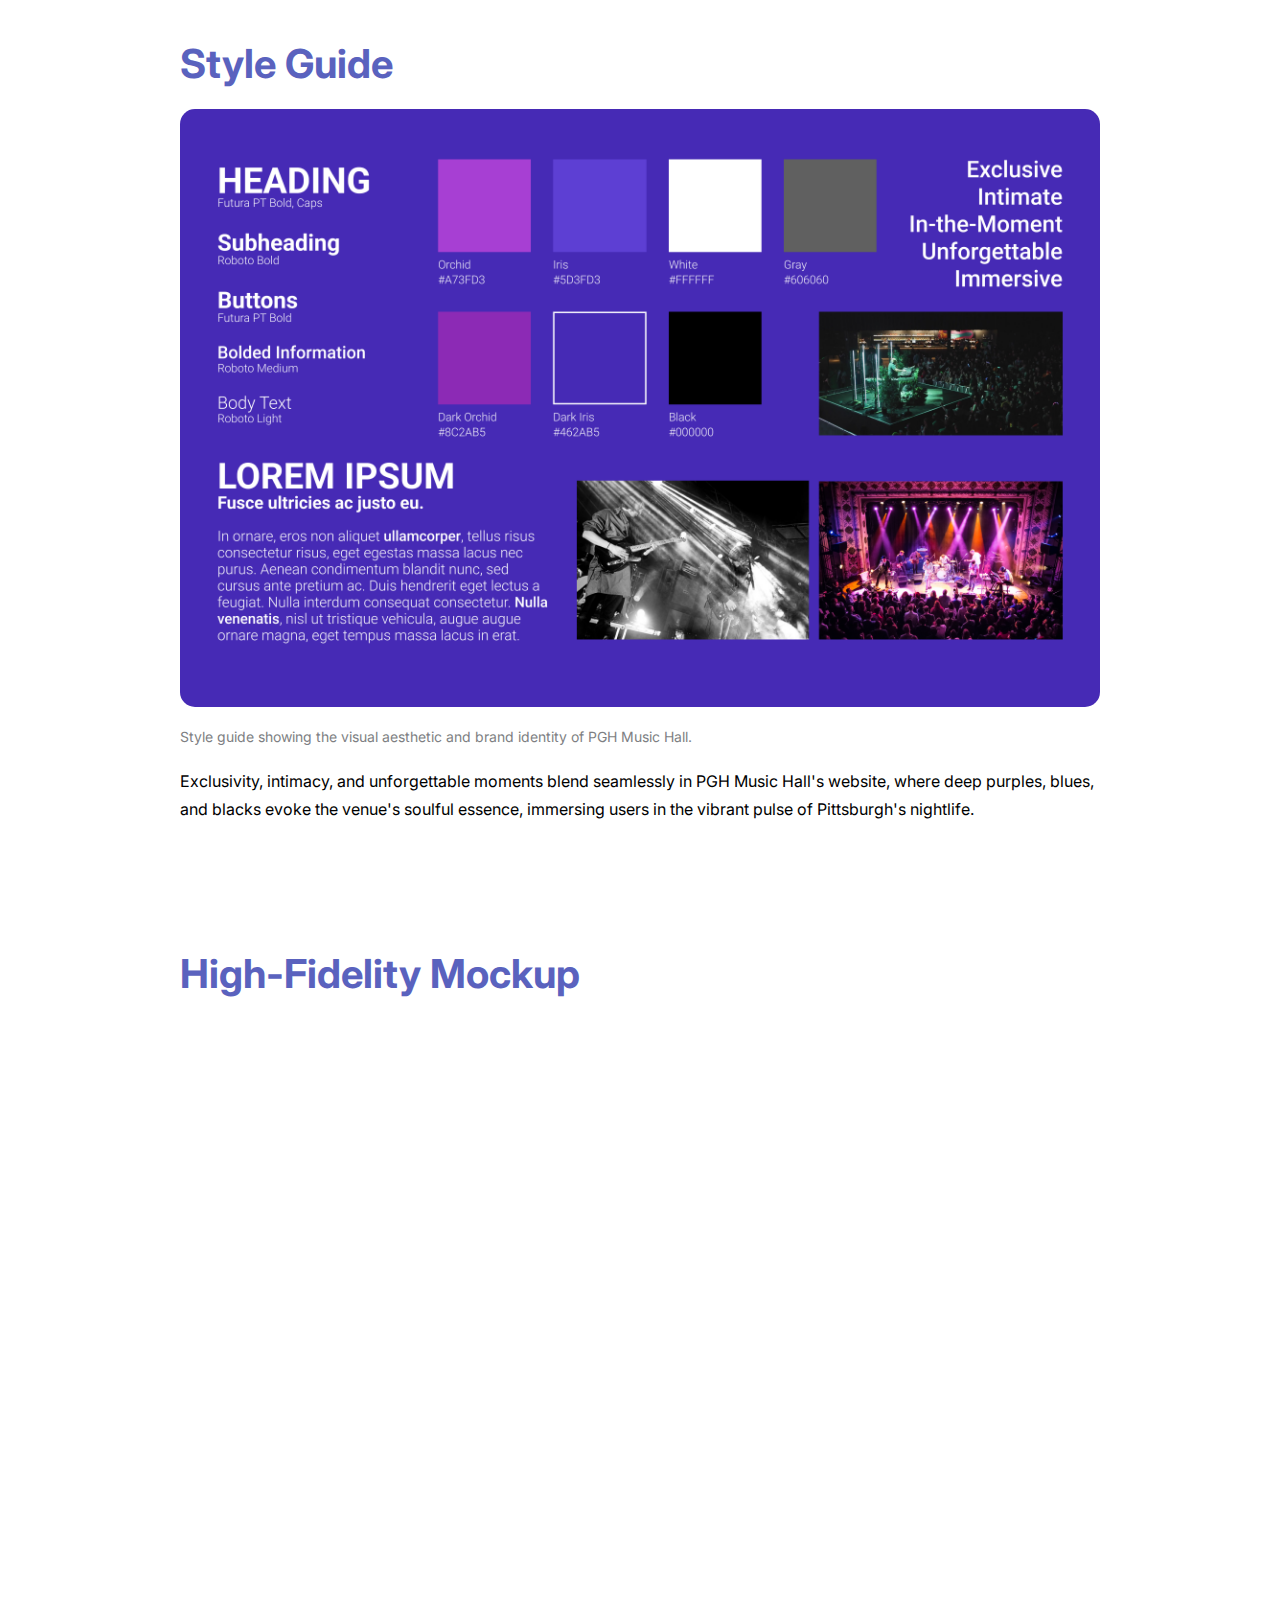
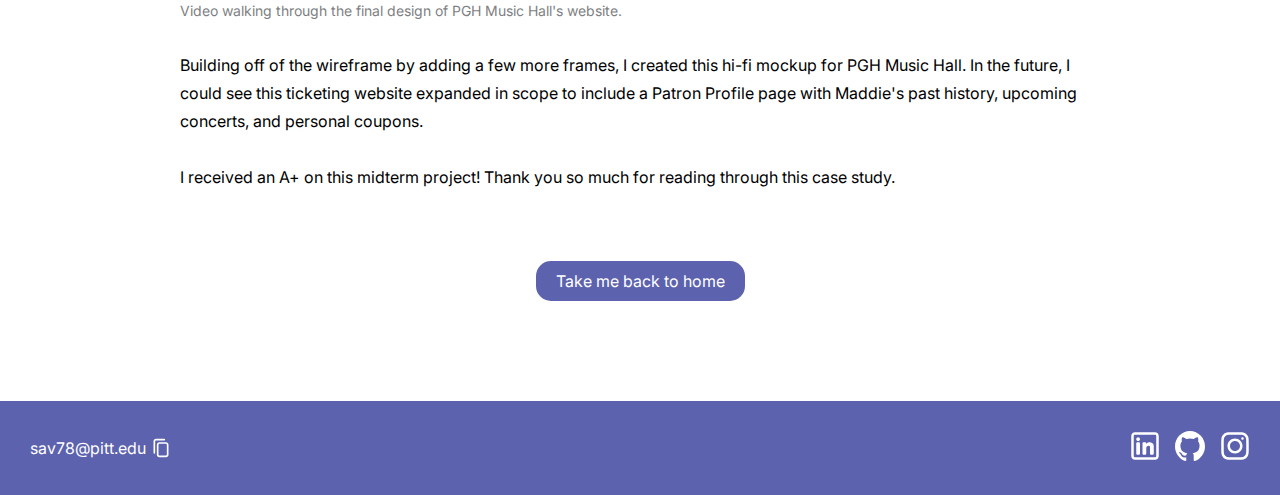
<file: project3.html>
<!DOCTYPE html>
<html lang="en">
<head>
  <meta charset="UTF-8">
  <meta name="viewport" content="width=device-width, initial-scale=1.0">
  <link rel="stylesheet" href="projects.css">
  <script defer src="script.js"></script>
</head>
<body class="project">

  <nav>
    <div class="left-section">
      <a href="index.html" id="portfolio" class="home">PORTFOLIO</a>
    </div>
    <div class="right-section">
      <a href="index.html" class="home">HOME</a>
      <a href="about.html" class="about">ABOUT</a>
      <a href="#" onclick="openResume()" class="resume">RESUME</a>
    </div>
  </nav>


  <section class="project-container">
    <div class="career-container">
      <div class="project-title">
        <h1>PGH Music Hall</h1>
        <h2>UX/UI Design and Website Prototyping</h2>
    
      </div>
      <div class="project-problem">
        <div class="project-left-cell">
          <img src="mockups/PGHMusicHallvertical.png" alt="InvolveMINT Work Image" class="work-image" id="involvemint">
        </div>
        <div class="project-right-cell">
          <div class="project-right-cell-content">
            <h3>Overview</h3>
              <p>This mock up was created to address the following prompt: A new music venue has opened up in the heart of the Pittsburgh nightlife, Southside! PGHMusicHall offers a state of the art musical experience and is drawing top tiered acts looking for a more intimate show with the 300 max seating capacity. PGHMusicHall is fully independent and they are looking to sell tickets online themselves.</p>
              <h3>Problem</h3>
              <p>Many music venues overwhelm their customers with too many events and options. PGH Music Hall aims to simplify the ticket ordering process by going directly to the customer.</p>
          </div>
        </div>
      </div>
    </div>
    <div class="overview-grid">
      <div class="overview-grid-item">
        <h3>Role</h3>
          <p>UX/UI Designer</p>
      </div>
      <div class="overview-grid-item">
        <h3>Team</h3>
          <p>Independent Project</p>
      </div>
      <div class="overview-grid-item">
        <h3>Tools</h3>
          <p>Figma<br>Adobe Illustrator</p>
      </div>
      <div class="overview-grid-item">
        <h3>Timeline</h3>
          <p>3 weeks<br>September - October 2023</p>
      </div>
    </div>
  </section>

  <section class="case-study-container">
    <h1>User Persona</h1>
    <div class="case-study-content">
      <!-- Image with subtitle -->
      <div class="case-study-image">
        <img src="PGH/userPersona.png" alt="User Persona" class="work-image">
        <h2>User flow representing all of the actions taken by a user during the onboarding process of the web or mobile app.</h2>
      </div>
      <!-- Explanation for the user flow -->
      <div class="case-study-description">
        <p>Since PGH Music Hall is located in Southside, a neighborhood in Pittsburgh known for its numerous bars and nightlife, it was important for the User Persona to capture the party-going patrons that would use the ticketing platform. Maddie, an outgoing, spontaneous young professional with disposable income, was the type of user that we wanted to cater to.</p>
      </div>
    </div>
  </section>

  <section class="case-study-container">
    <h1>Wireframe and Scenario</h1>
    <div class="case-study-content">
      <div class="case-study-description">
        <p>Using Figma, I created a gray-scale wireframe for PGH Music Hall. I wanted to focus on what makes the ticketing system unique and intuitive rather than focusing on colors and fonts at this stage. Instead of overwhelming patrons with many different concert options like some other venues, PGH Music Hall has a system where returning patrons get exclusive access to the next concert through their registered email and account.</p>
      </div>
      <div class="case-study-description">
        <h3>Scenario for usability testing:</h3>
        <p>"You (Maddie) have just received a notification from PGH Music Hall in your email. Your task is to obtain 2 tickets for the ticket tier closest to the stage at PGH Music Hall for the event on October 19th. Navigate through the ticket booking process online, exploring seat selection, payment, and confirmation."</p>
      </div>
      <div class="case-study-video">
        <iframe width="1000" height="562.5" src="https://www.youtube.com/embed/KB0mvmzWBo4?mute=1" alt="Video walking through the wire frame" frameborder="0" allowfullscreen></iframe>
        <h2>Video walking through the wire frame of the ticketing platform.</h2>
      </div>
      <div class="case-study-description">
        <p>I conducted usability testing on 8 subject (all in their 20s like the user persona) as well as received feedback from my professor. From the usability testing, I gained valuable feedback about what was/wasn't intuitive and what changes I need to make. This included changing the wording on the ticketing button from "Tickets" to "Get Tickets" and adding a progress bar to the checkout page.</p>
      </div>
    </div>
  </section>

  <section class="case-study-container">
    <h1>Style Guide</h1>
    <div class="case-study-content">
      <!-- Image with subtitle -->
      <div class="case-study-image">
        <img src="PGH/styleGuide.png" alt="Style guide" class="work-image">
        <h2>Style guide showing the visual aesthetic and brand identity of PGH Music Hall.</h2>
      </div>
      <!-- Explanation for the user flow -->
      <div class="case-study-description">
        <p>Exclusivity, intimacy, and unforgettable moments blend seamlessly in PGH Music Hall's website, where deep purples, blues, and blacks evoke the venue's soulful essence, immersing users in the vibrant pulse of Pittsburgh's nightlife.</p>
      </div>
    </div>
  </section>

  <section class="case-study-container">
    <h1>High-Fidelity Mockup</h1>
    <div class="case-study-content">
      <!-- Image with subtitle -->
      <div class="case-study-video">
        <iframe width="1000" height="562.5" src="https://www.youtube.com/embed/6a0iy1Xf0cE?mute=1" alt="Video walking through the AB testing" frameborder="0" allowfullscreen></iframe>
        <h2>Video walking through the final design of PGH Music Hall's website.</h2>
      </div>
      <!-- Explanation for the user flow -->
      <div class="case-study-description">
        <p>Building off of the wireframe by adding a few more frames, I created this hi-fi mockup for PGH Music Hall. In the future, I could see this ticketing website expanded in scope to include a Patron Profile page with Maddie's past history, upcoming concerts, and personal coupons.<br><br>I received an A+ on this midterm project! Thank you so much for reading through this case study.</p>
      </div>
    </div>
  </section>

  <section class="back-to-home">
    <a href="index.html" class="back-to-home-button">Take me back to home</a>
  </section>
  

  <footer>
    <div class="footer-content">
      <div class="email-container">
        <span id="copyEmail" class="copy-symbol" onclick="copyToClipboard('sav78@pitt.edu')">sav78@pitt.edu</span>
        <img id="copyIcon" src="icons/copy.svg" alt="Copy" onclick="copyToClipboard('sav78@pitt.edu')">
      </div>
      <div class="social-icons">
        <a href="https://www.linkedin.com/in/saskia-van-t-hof/" target="_blank"><img src="icons/linkedin.svg" alt="LinkedIn"></a>
        <a href="https://github.com/saskiavhof" target="_blank"><img src="icons/github.svg" alt="GitHub"></a>
        <a href="https://www.instagram.com/saskia.makes/" target="_blank"><img src="icons/instagram.svg" alt="Instagram"></a>
      </div>
    </div>
  </footer>

</body>
</html>
</file>
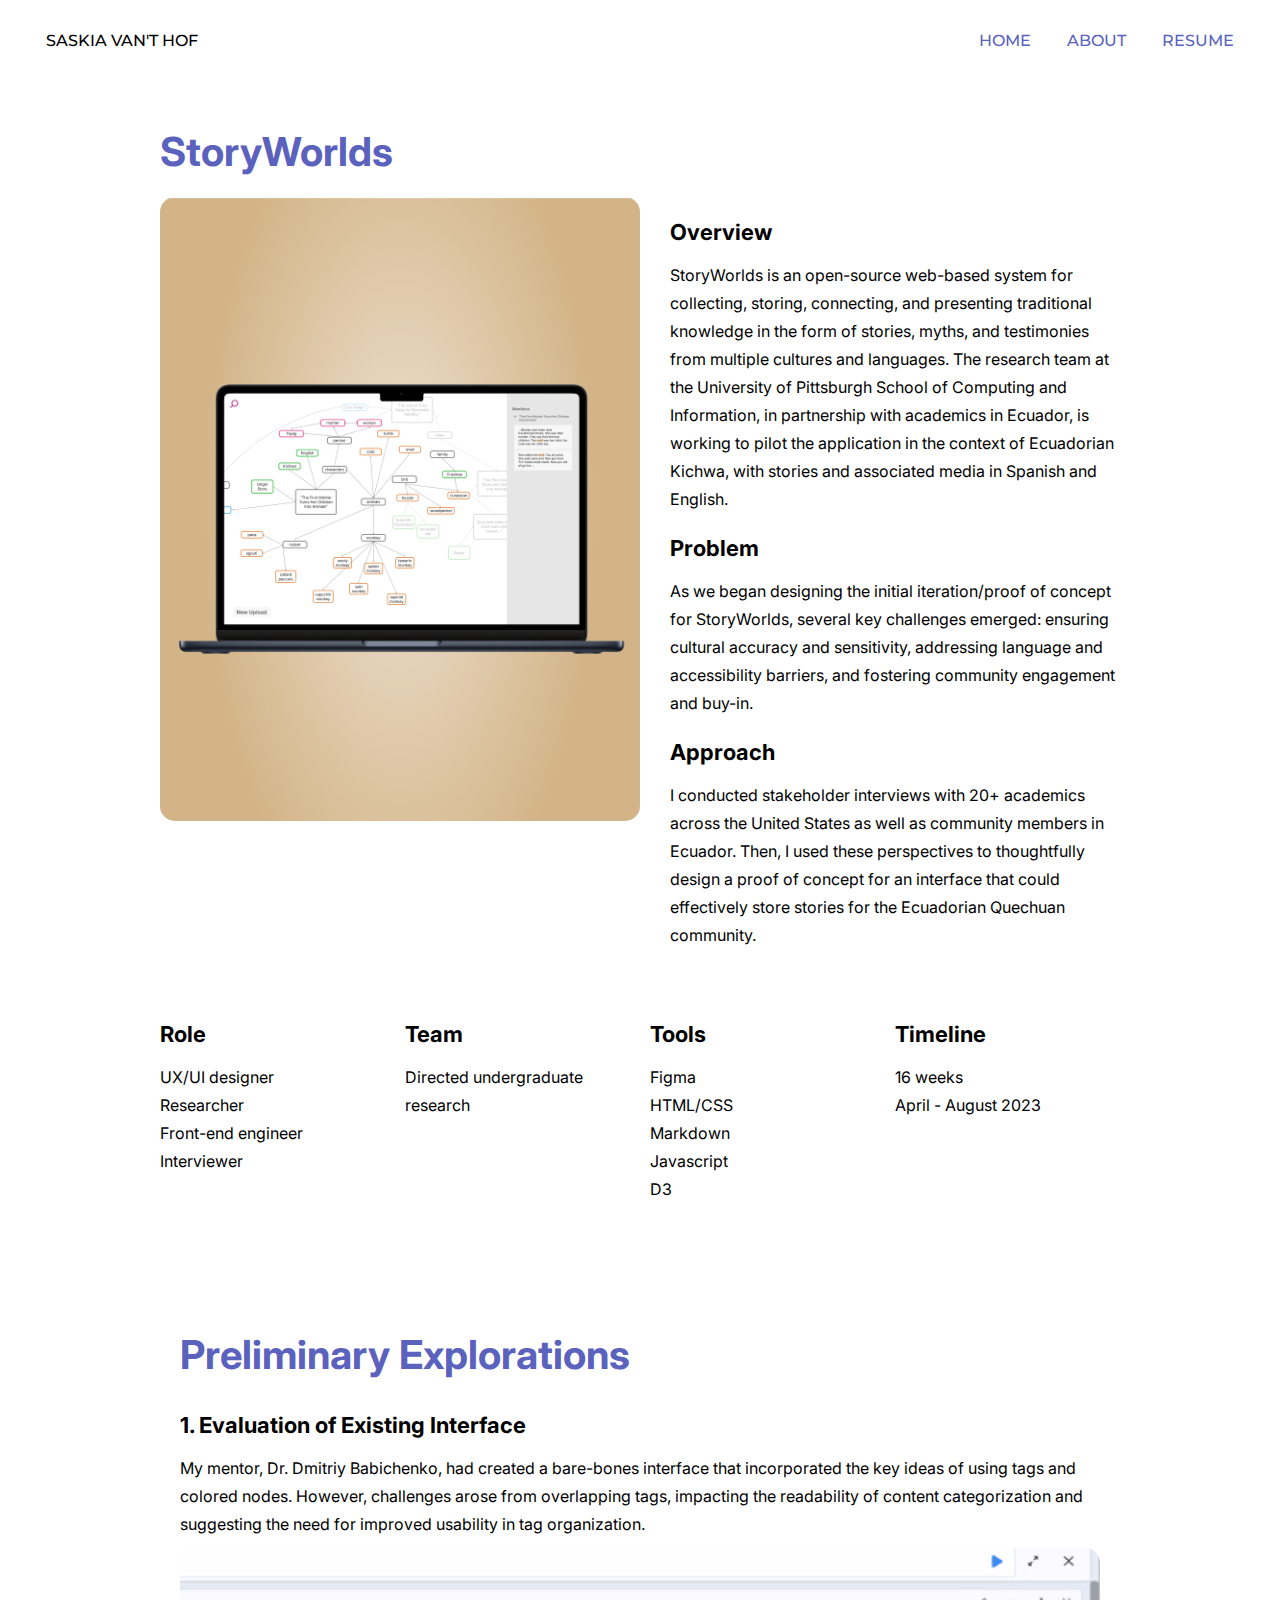
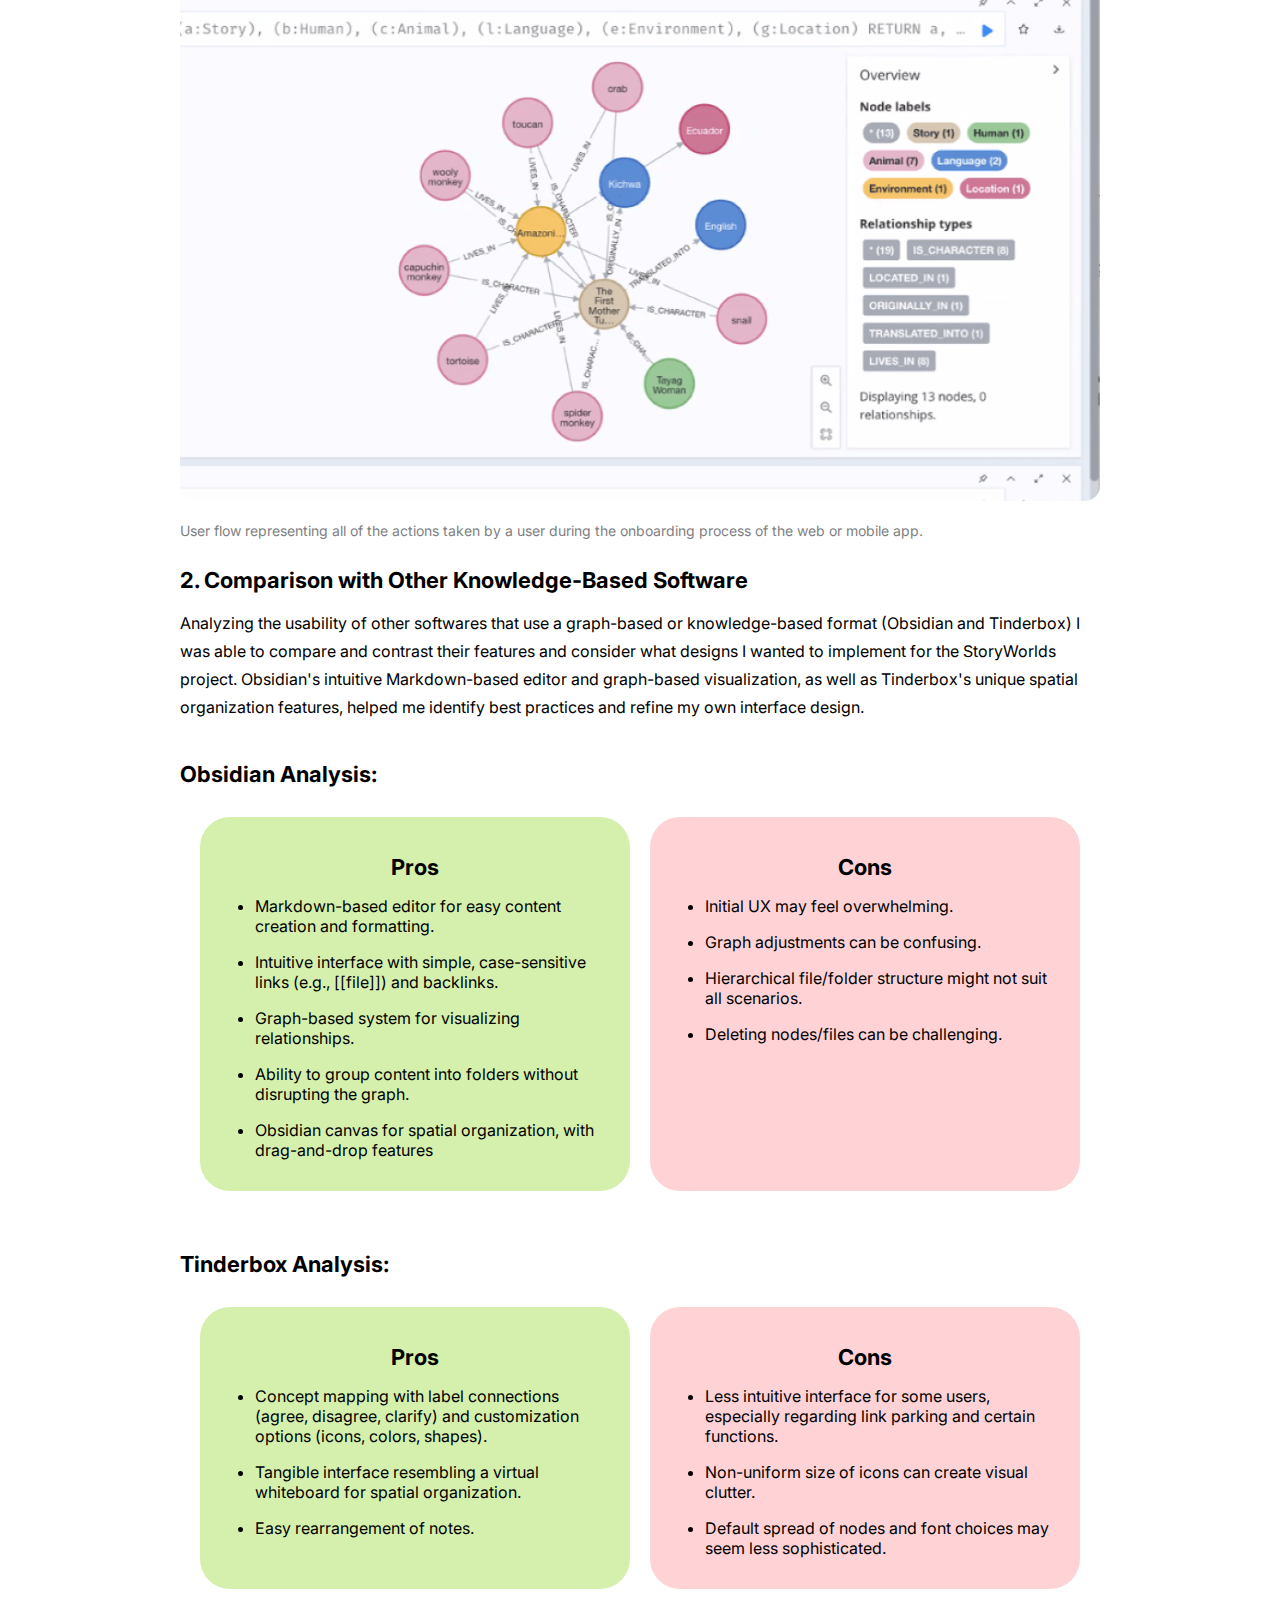
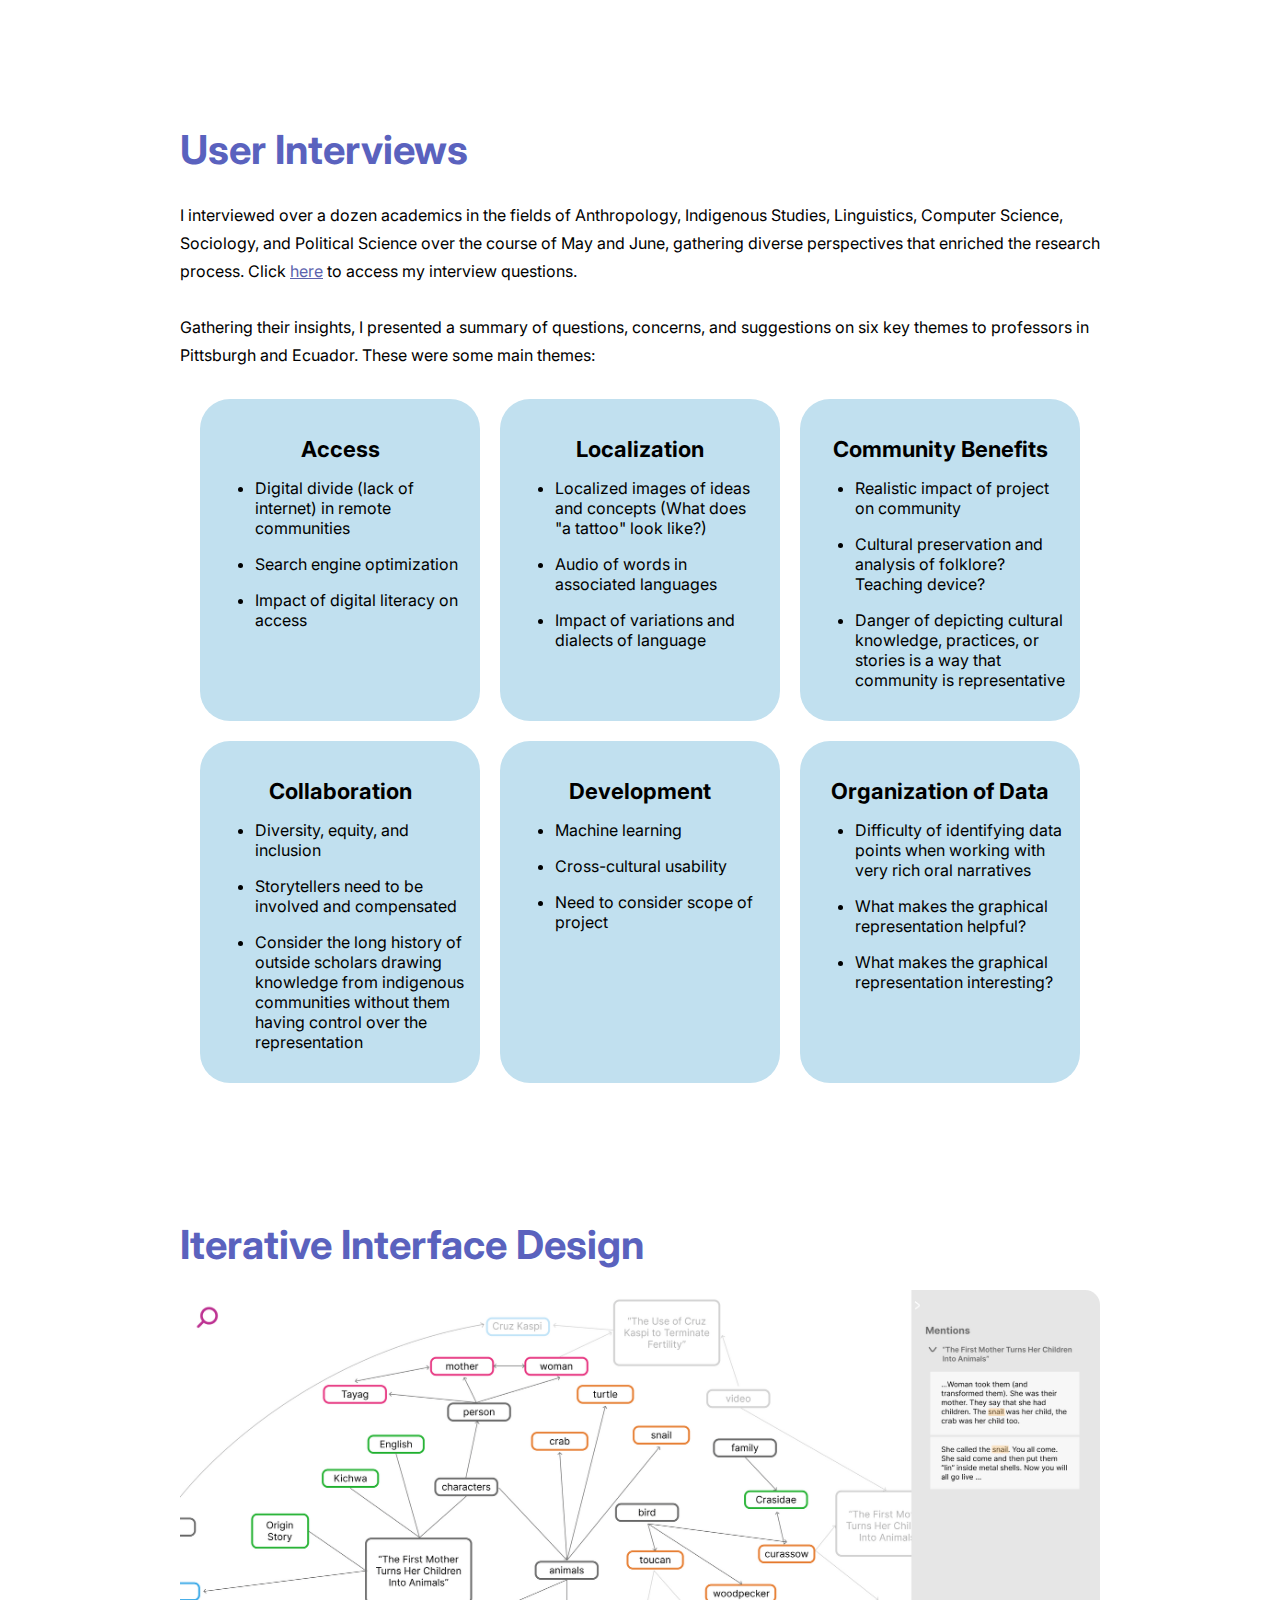
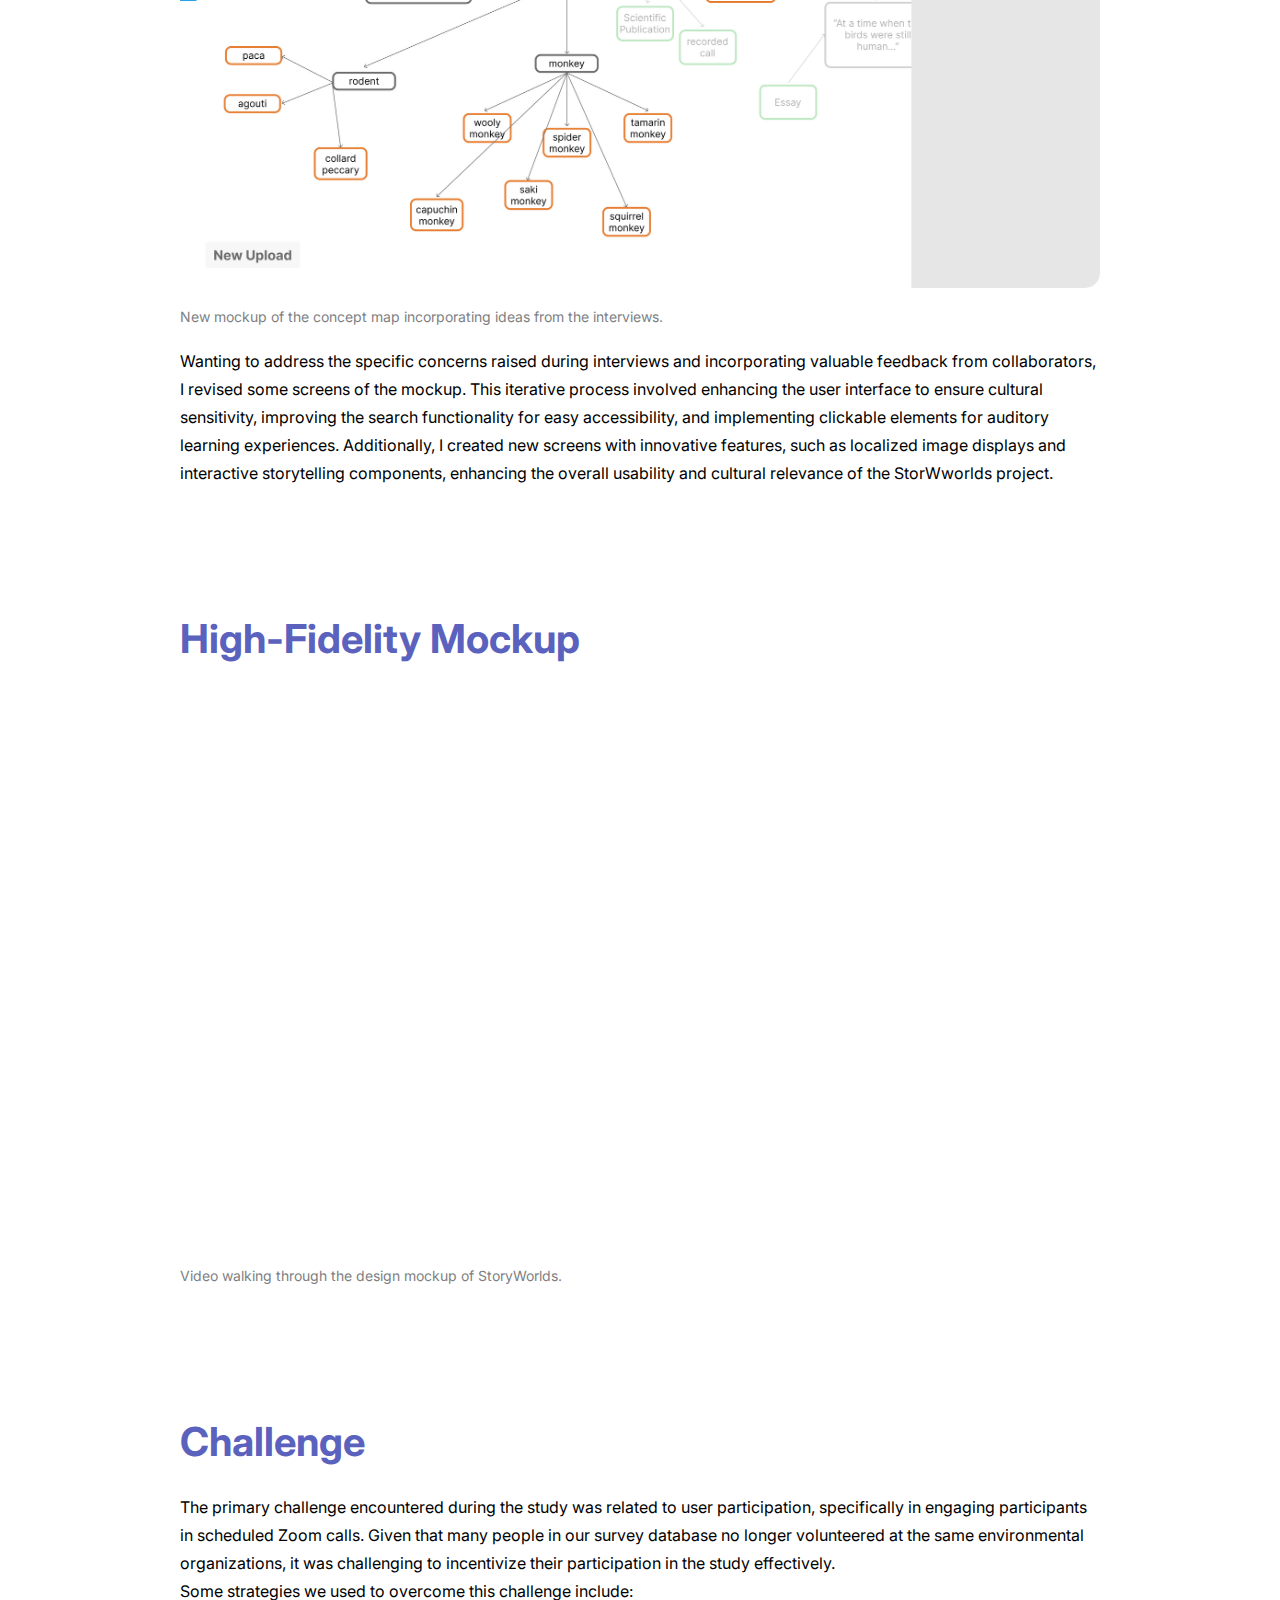
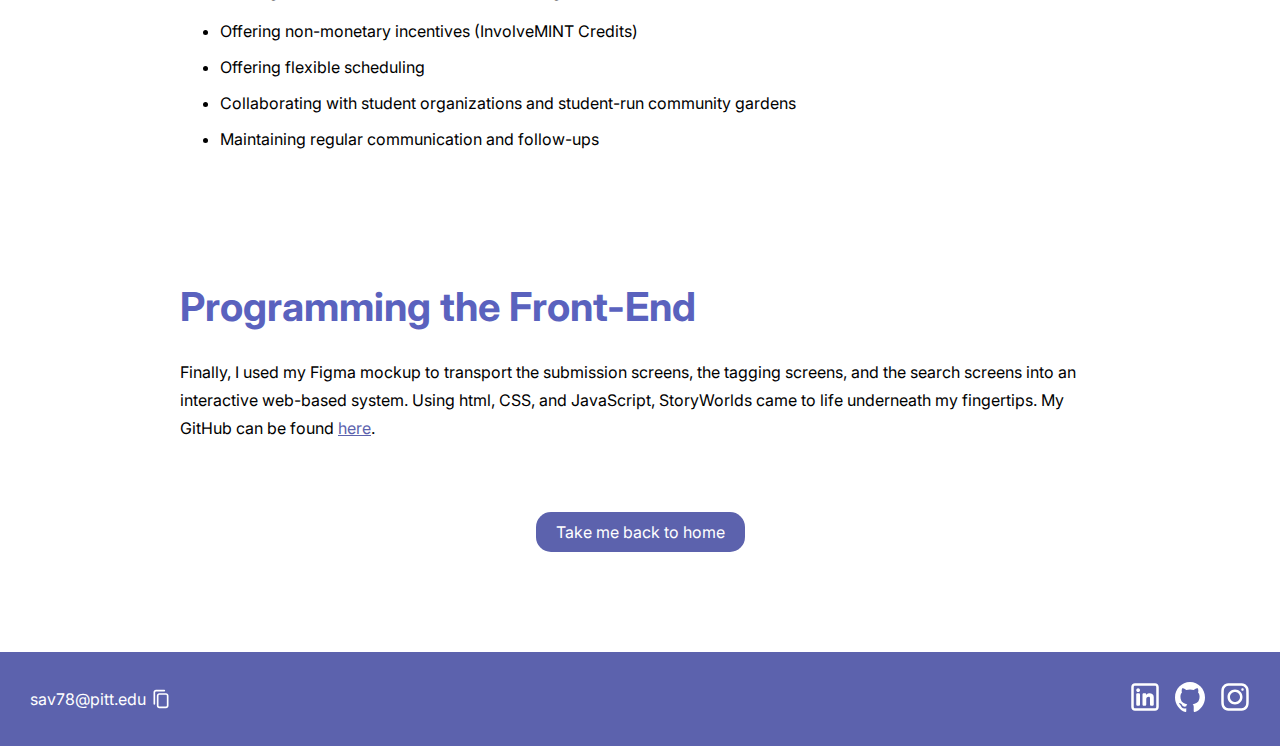
<file: project4.html>
<!DOCTYPE html>
<html lang="en">
<head>
  <title>StoryWorlds</title>
  <link rel="icon" type="image/x-icon" href="home/me.png">
  <meta charset="UTF-8">
  <meta name="viewport" content="width=device-width, initial-scale=1.0">
  <link rel="stylesheet" href="projects.css">
  <script defer src="script.js"></script>
</head>
<body class="project">

  <nav>
    <div class="left-section">
      <a href="index.html" id="portfolio" class="home current">SASKIA VAN'T HOF</a>
    </div>
    <div class="right-section">
      <a href="index.html" class="home">HOME</a>
      <a href="about.html" class="about">ABOUT</a>
      <a href="#" onclick="openResume()" class="resume">RESUME</a>
    </div>
  </nav>


  <section class="project-container">
    <div class="career-container">
      <div class="project-title">
        <h1>StoryWorlds</h1>
      </div>
      
      <div class="project-problem">
        <div class="project-left-cell">
          <img src="mockups/StoryWorldsvertical.png" alt="InvolveMINT Work Image" class="work-image" id="involvemint">
        </div>
        <div class="project-right-cell">
          <div class="project-right-cell-content">
            <h3>Overview</h3>
              <p>StoryWorlds is an open-source web-based system for collecting, storing, connecting, and presenting traditional knowledge in the form of stories, myths, and testimonies from multiple cultures and languages. The research team at the University of Pittsburgh School of Computing and Information, in partnership with academics in Ecuador, is working to pilot the application in the context of Ecuadorian Kichwa, with stories and associated media in Spanish and English.</p>
            <h3>Problem</h3>
              <p>As we began designing the initial iteration/proof of concept for StoryWorlds, several key challenges emerged: ensuring cultural accuracy and sensitivity, addressing language and accessibility barriers, and fostering community engagement and buy-in.</p>
            <h3>Approach</h3>
              <p>I conducted stakeholder interviews with 20+ academics across the United States as well as community members in Ecuador. Then, I used these perspectives to thoughtfully design a proof of concept for an interface that could effectively store stories for the Ecuadorian Quechuan community. </p>
            </div>
        </div>
      </div>
    </div>
    <div class="overview-grid">
      <div class="overview-grid-item">
        <h3>Role</h3>
          <p>UX/UI designer<br>Researcher<br>Front-end engineer<br>Interviewer</p>
      </div>
      <div class="overview-grid-item">
        <h3>Team</h3>
          <p>Directed undergraduate research</p>
      </div>
      <div class="overview-grid-item">
        <h3>Tools</h3>
          <p>Figma<br>HTML/CSS<br>Markdown<br>Javascript<br>D3</p>
      </div>
      <div class="overview-grid-item">
        <h3>Timeline</h3>
          <p>16 weeks<br>April - August 2023</p>
      </div>
    </div>
  </section>


  <section class="case-study-container">
    <h1>Preliminary Explorations</h1>
    <div class="case-study-content">
      <div class="case-study-description">
        <h3>1. Evaluation of Existing Interface</h3>
        <p>My mentor, Dr. Dmitriy Babichenko, had created a bare-bones interface that incorporated the key ideas of using tags and colored nodes. However, challenges arose from overlapping tags, impacting the readability of content categorization and suggesting the need for improved usability in tag organization.</p>
      </div>

      <div class="case-study-image">
        <img src="storyworlds/preliminaryResearch.png" alt="Original concept map" class="work-image">
        <h2>User flow representing all of the actions taken by a user during the onboarding process of the web or mobile app.</h2>
      </div>

      <div class="case-study-description">
        <h3>2. Comparison with Other Knowledge-Based Software</h3>
        <p>Analyzing the usability of other softwares that use a graph-based or knowledge-based format (Obsidian and Tinderbox) I was able to compare and contrast their features and consider what designs I wanted to implement for the StoryWorlds project. Obsidian's intuitive Markdown-based editor and graph-based visualization, as well as Tinderbox's unique spatial organization features, helped me identify best practices and refine my own interface design.</p>
      </div>

      <div class="analysis-box">
        <h3>Obsidian Analysis:</h3>
        <div class="pro-con-grid">
          <div class="unordered-list" id="pros">
            <h3>Pros</h3>
              <ul>
                  <li>Markdown-based editor for easy content creation and formatting.</li>
                  <li>Intuitive interface with simple, case-sensitive links (e.g., [[file]]) and backlinks.</li>
                  <li>Graph-based system for visualizing relationships.</li>
                  <li>Ability to group content into folders without disrupting the graph.</li>
                  <li>Obsidian canvas for spatial organization, with drag-and-drop features</li>
              </ul>
          </div>
          <div class="unordered-list" id="cons">
            <h3>Cons</h3>
              <ul>
                  <li>Initial UX may feel overwhelming.</li>
                  <li>Graph adjustments can be confusing.</li>
                  <li>Hierarchical file/folder structure might not suit all scenarios.</li>
                  <li>Deleting nodes/files can be challenging.</li>
              </ul>
          </div>
        </div>
      </div>

      <div class="analysis-box">  
        <h3>Tinderbox Analysis:</h3>
        <div class="pro-con-grid">
          <div class="unordered-list" id="pros">
            <h3>Pros</h3>
              <ul>
                <li>Concept mapping with label connections (agree, disagree, clarify) and customization options (icons, colors, shapes).</li>
                <li>Tangible interface resembling a virtual whiteboard for spatial organization.</li>
                <li>Easy rearrangement of notes.</li>
              </ul>
          </div>
          <div class="unordered-list" id="cons">
            <h3>Cons</h3>
              <ul>
                <li>Less intuitive interface for some users, especially regarding link parking and certain functions.</li>
                <li>Non-uniform size of icons can create visual clutter.</li>
                <li>Default spread of nodes and font choices may seem less sophisticated.</li>
              </ul>
          </div>
        </div>
      </div>
    </div>
  </section>

  <section class="case-study-container">
    <h1>User Interviews</h1>
    <div class="case-study-content">
      <!-- Explanation for the user flow -->
      <div class="case-study-description">
        <p>I interviewed over a dozen academics in the fields of Anthropology, Indigenous Studies, Linguistics, Computer Science, Sociology, and Political Science over the course of May and June, gathering diverse perspectives that enriched the research process. Click <a href="https://docs.google.com/document/d/1D8Bq85Nwe1ClCGxHOv6vxdrlPx-emb-S9UycQdy9pVE/edit" target="_blank">here</a> to access my interview questions.<br>
          <br>Gathering their insights, I presented a summary of questions, concerns, and suggestions on six key themes to professors in Pittsburgh and Ecuador. These were some main themes:</p>
      </div>
      <div class="themes-grid">
        <div class="unordered-list">
          <h3>Access</h3>
            <ul>
                <li>Digital divide (lack of internet) in remote communities</li>
                <li>Search engine optimization</li>
                <li>Impact of digital literacy on access</li>
            </ul>
        </div>
        <div class="unordered-list">
          <h3>Localization</h3>
            <ul>
                <li>Localized images of ideas and concepts (What does "a tattoo" look like?)</li>
                <li>Audio of words in associated languages</li>
                <li>Impact of variations and dialects of language</li>
            </ul>
        </div>
        <div class="unordered-list">
          <h3>Community Benefits</h3>
            <ul>
                <li>Realistic impact of project on community</li>
                <li>Cultural preservation and analysis of folklore? Teaching device?</li>
                <li>Danger of depicting cultural knowledge, practices, or stories is a way that community is representative</li>
            </ul>
        </div>
        <div class="unordered-list">
          <h3>Collaboration</h3>
            <ul>
                <li>Diversity, equity, and inclusion</li>
                <li>Storytellers need to be involved and compensated</li>
                <li>Consider the long history of outside scholars drawing knowledge from indigenous communities without them having control over the representation</li>
            </ul>
        </div>
        <div class="unordered-list">
          <h3>Development</h3>
            <ul>
                <li>Machine learning</li>
                <li>Cross-cultural usability</li>
                <li>Need to consider scope of project</li>
            </ul>
        </div>
        <div class="unordered-list">
          <h3>Organization of Data</h3>
            <ul>
                <li>Difficulty of identifying data points when working with very rich oral narratives</li>
                <li>What makes the graphical representation helpful?</li>
                <li>What makes the graphical representation interesting?</li>
            </ul>
        </div>
    </div>
  </section>

  <section class="case-study-container">
    <h1>Iterative Interface Design</h1>
    <div class="case-study-content">
      <!-- Image with subtitle -->
      <div class="case-study-image">
        <img src="storyworlds/conceptMap.png" alt="Concept map screen" class="work-image">
        <h2>New mockup of the concept map incorporating ideas from the interviews.</h2>
      </div>
      <!-- Explanation for the user flow -->
      <div class="case-study-description">
        <p>Wanting to address the specific concerns raised during interviews and incorporating valuable feedback from collaborators, I revised some screens of the mockup. This iterative process involved enhancing the user interface to ensure cultural sensitivity, improving the search functionality for easy accessibility, and implementing clickable elements for auditory learning experiences. Additionally, I created new screens with innovative features, such as localized image displays and interactive storytelling components, enhancing the overall usability and cultural relevance of the StorWworlds project.</p>
      </div>
    </div>
  </section>

  <section class="case-study-container">
    <h1>High-Fidelity Mockup</h1>
    <div class="case-study-content">
      <!-- Image with subtitle -->
      <div class="case-study-video">
        <iframe width="1000" height="562.5" src="https://www.youtube.com/embed/LuRF_bikjCM?mute=1" alt="Video walking through the AB testing" frameborder="0" allowfullscreen></iframe>
        <h2>Video walking through the design mockup of StoryWorlds.</h2>
      </div>
    </div>
  </section>

  <section class="case-study-container">
    <h1>Challenge</h1>
    <div class="case-study-content">
      <!-- Explanation for the user flow -->
      <div class="case-study-description">
        <p> The primary challenge encountered during the study was related to user participation, specifically in engaging participants in scheduled Zoom calls. Given that many people in our survey database no longer volunteered at the same environmental organizations, it was challenging to incentivize their participation in the study effectively.<br>Some strategies we used to overcome this challenge include:</p>
        <ul class="unordered-list">
          <li>Offering non-monetary incentives (InvolveMINT Credits)</li>
          <li>Offering flexible scheduling</li>
             <li>Collaborating with student organizations and student-run community gardens</li>
           <li>Maintaining regular communication and follow-ups</li>
        </ul>
      </div>
    </div>
  </section>
  

  <section class="case-study-container">
    <h1>Programming the Front-End</h1>
    <div class="case-study-content">
      <div class="case-study-description">
        <p>Finally, I used my Figma mockup to transport the submission screens, the tagging screens, and the search screens into an interactive web-based system. Using html, CSS, and JavaScript, StoryWorlds came to life underneath my fingertips. My GitHub can be found <a href="https://github.com/saskiavhof" target="_blank">here</a>.</p>
      </div>
  </section>

  <section class="back-to-home">
    <a href="index.html" class="back-to-home-button">Take me back to home</a>
  </section>

  <footer>
    <div class="footer-content">
      <div class="email-container">
        <span id="copyEmail" class="copy-symbol" onclick="copyToClipboard('sav78@pitt.edu')">sav78@pitt.edu</span>
        <img id="copyIcon" src="icons/copy.svg" alt="Copy" onclick="copyToClipboard('sav78@pitt.edu')">
      </div>
      <div class="social-icons">
        <a href="https://www.linkedin.com/in/saskia-van-t-hof/" target="_blank"><img src="icons/linkedin.svg" alt="LinkedIn"></a>
        <a href="https://github.com/saskiavhof" target="_blank"><img src="icons/github.svg" alt="GitHub"></a>
        <a href="https://www.instagram.com/saskia.makes/" target="_blank"><img src="icons/instagram.svg" alt="Instagram"></a>
      </div>
    </div>
  </footer>

</body>
</html>
</file>
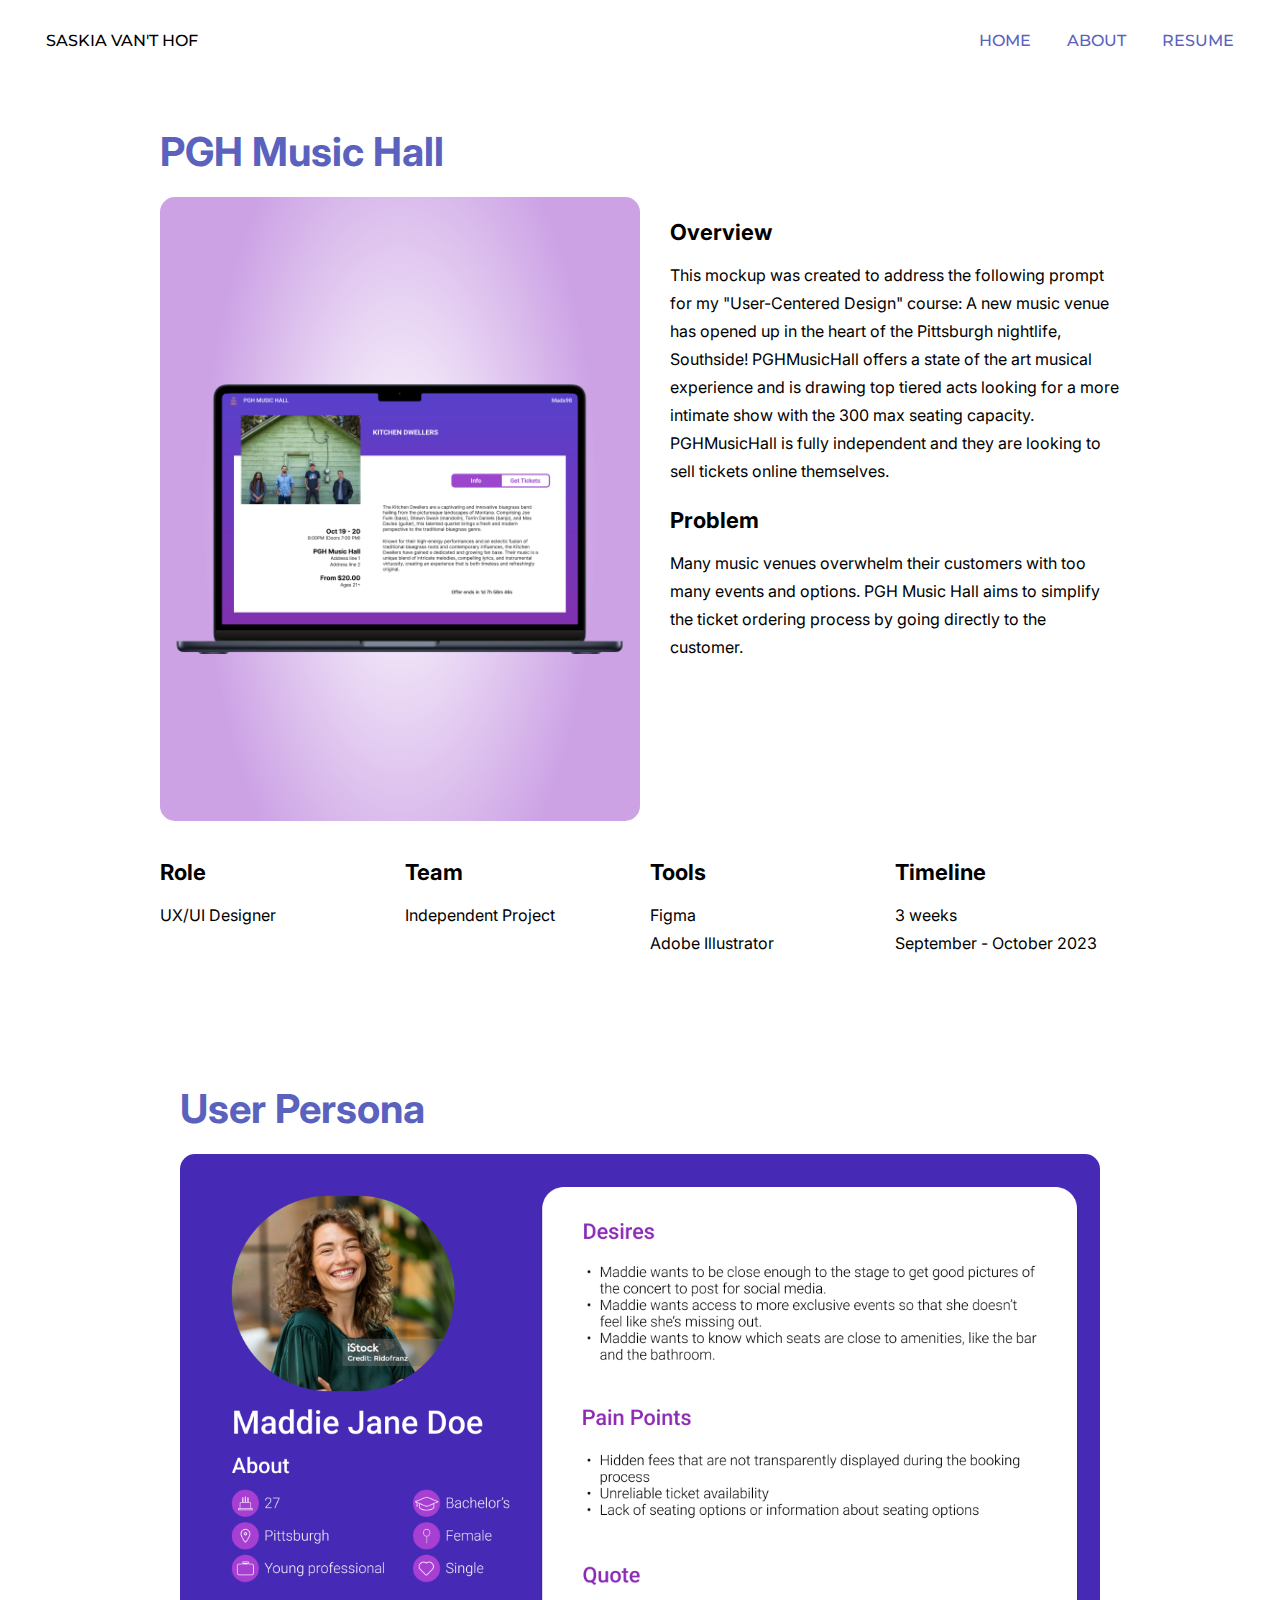
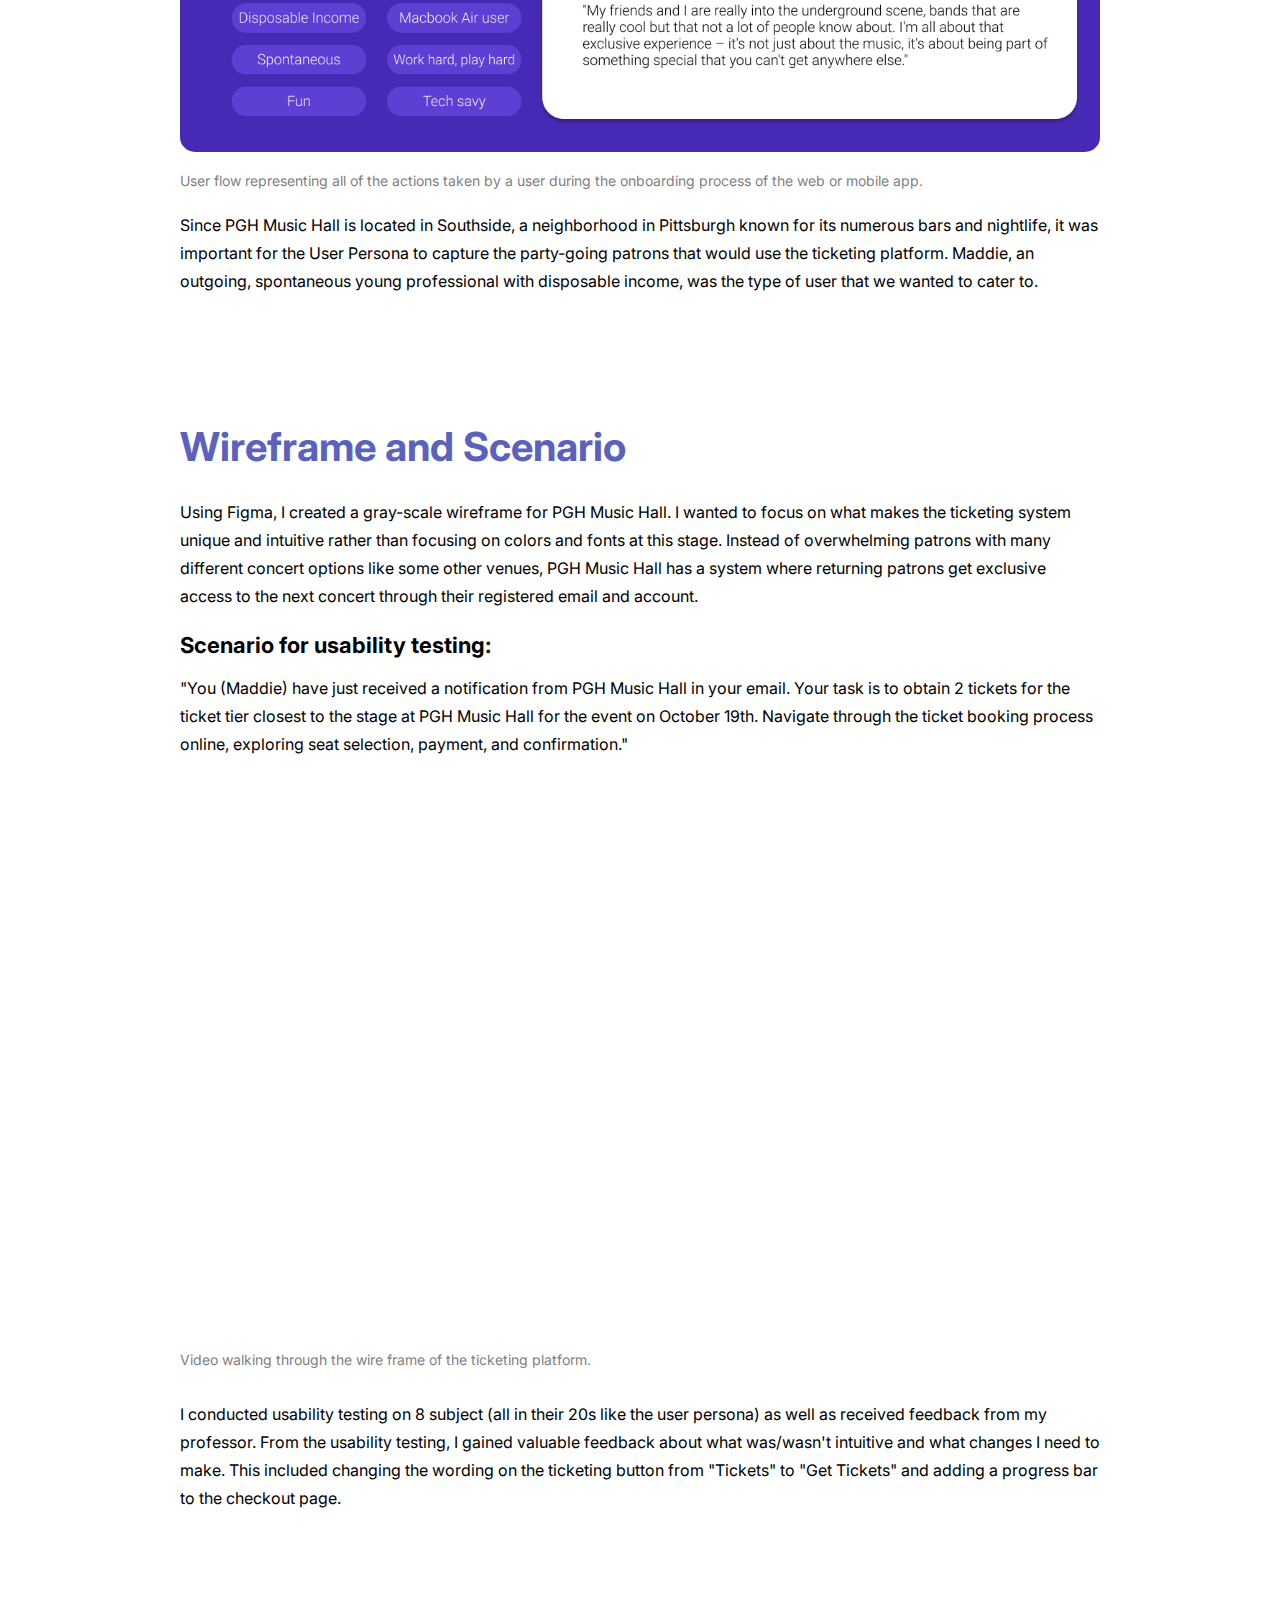
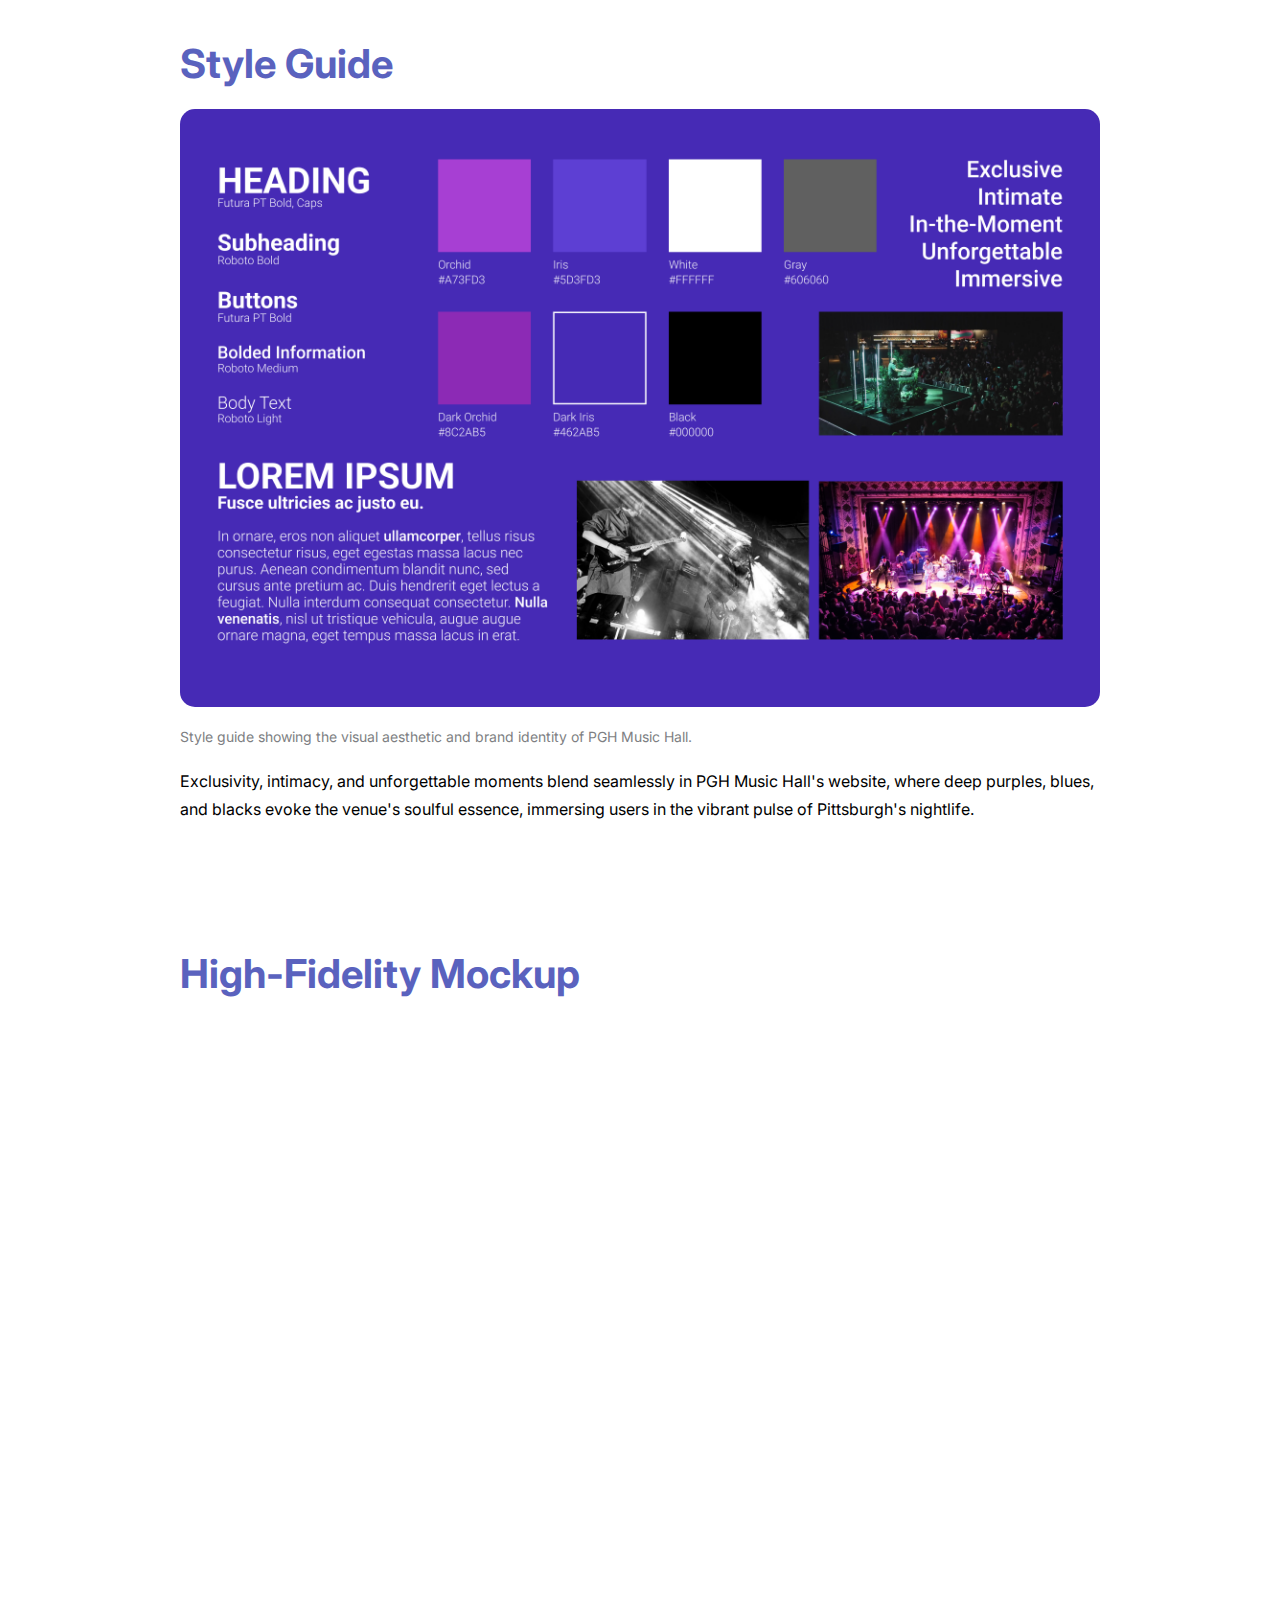
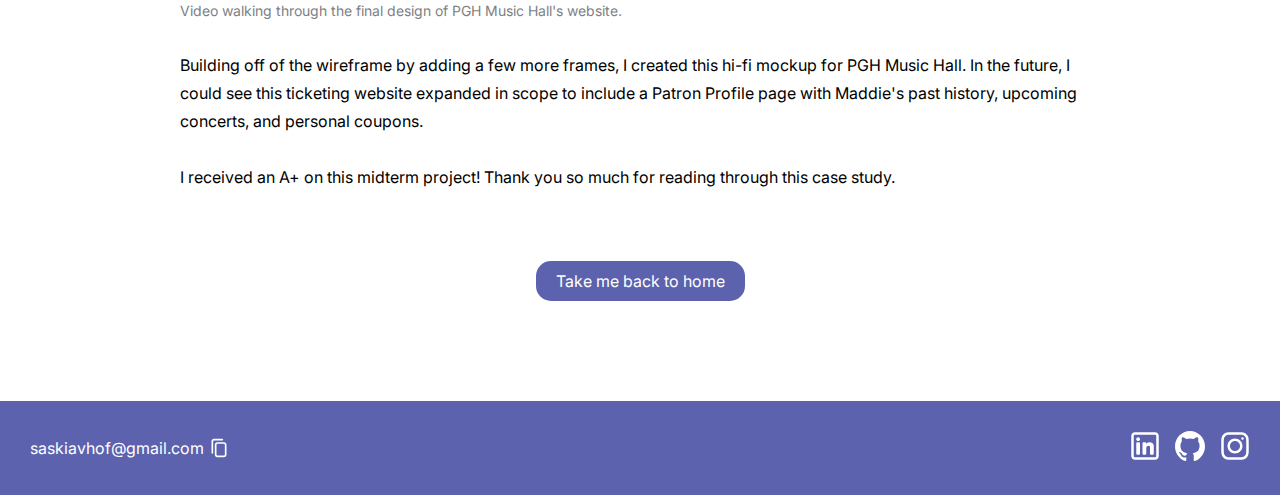
<file: project5.html>
<!DOCTYPE html>
<html lang="en">
<head>
  <title>PGH Music Hall</title>
  <link rel="icon" type="image/x-icon" href="home/me.png">
  <meta charset="UTF-8">
  <meta name="viewport" content="width=device-width, initial-scale=1.0">
  <link rel="stylesheet" href="projects.css">
  <script defer src="script.js"></script>
</head>
<body class="project">

  <nav>
    <div class="left-section">
      <a href="index.html" id="portfolio" class="home current">SASKIA VAN'T HOF</a>
    </div>
    <div class="right-section">
      <a href="index.html" class="home">HOME</a>
      <a href="about.html" class="about">ABOUT</a>
      <a href="#" onclick="openResume()" class="resume">RESUME</a>
    </div>
  </nav>


  <section class="project-container">
    <div class="career-container">
      <div class="project-title">
        <h1>PGH Music Hall</h1>
      </div>

      <div class="project-problem">
        <div class="project-left-cell">
          <img src="mockups/PGHMusicHallvertical.png" alt="InvolveMINT Work Image" class="work-image" id="involvemint">
        </div>
        <div class="project-right-cell">
          <div class="project-right-cell-content">
            <h3>Overview</h3>
              <p>This mockup was created to address the following prompt for my "User-Centered Design" course: A new music venue has opened up in the heart of the Pittsburgh nightlife, Southside! PGHMusicHall offers a state of the art musical experience and is drawing top tiered acts looking for a more intimate show with the 300 max seating capacity. PGHMusicHall is fully independent and they are looking to sell tickets online themselves.</p>
              <h3>Problem</h3>
              <p>Many music venues overwhelm their customers with too many events and options. PGH Music Hall aims to simplify the ticket ordering process by going directly to the customer.</p>
          </div>
        </div>
      </div>
    </div>
    <div class="overview-grid">
      <div class="overview-grid-item">
        <h3>Role</h3>
          <p>UX/UI Designer</p>
      </div>
      <div class="overview-grid-item">
        <h3>Team</h3>
          <p>Independent Project</p>
      </div>
      <div class="overview-grid-item">
        <h3>Tools</h3>
          <p>Figma<br>Adobe Illustrator</p>
      </div>
      <div class="overview-grid-item">
        <h3>Timeline</h3>
          <p>3 weeks<br>September - October 2023</p>
      </div>
    </div>
  </section>

  <section class="case-study-container">
    <h1>User Persona</h1>
    <div class="case-study-content">
      <!-- Image with subtitle -->
      <div class="case-study-image">
        <img src="PGH/userPersona.png" alt="User Persona" class="work-image">
        <h2>User flow representing all of the actions taken by a user during the onboarding process of the web or mobile app.</h2>
      </div>
      <!-- Explanation for the user flow -->
      <div class="case-study-description">
        <p>Since PGH Music Hall is located in Southside, a neighborhood in Pittsburgh known for its numerous bars and nightlife, it was important for the User Persona to capture the party-going patrons that would use the ticketing platform. Maddie, an outgoing, spontaneous young professional with disposable income, was the type of user that we wanted to cater to.</p>
      </div>
    </div>
  </section>

  <section class="case-study-container">
    <h1>Wireframe and Scenario</h1>
    <div class="case-study-content">
      <div class="case-study-description">
        <p>Using Figma, I created a gray-scale wireframe for PGH Music Hall. I wanted to focus on what makes the ticketing system unique and intuitive rather than focusing on colors and fonts at this stage. Instead of overwhelming patrons with many different concert options like some other venues, PGH Music Hall has a system where returning patrons get exclusive access to the next concert through their registered email and account.</p>
      </div>
      <div class="case-study-description">
        <h3>Scenario for usability testing:</h3>
        <p>"You (Maddie) have just received a notification from PGH Music Hall in your email. Your task is to obtain 2 tickets for the ticket tier closest to the stage at PGH Music Hall for the event on October 19th. Navigate through the ticket booking process online, exploring seat selection, payment, and confirmation."</p>
      </div>
      <div class="case-study-video">
        <iframe width="1000" height="562.5" src="https://www.youtube.com/embed/KB0mvmzWBo4?mute=1" alt="Video walking through the wire frame" frameborder="0" allowfullscreen></iframe>
        <h2>Video walking through the wire frame of the ticketing platform.</h2>
      </div>
      <div class="case-study-description">
        <p>I conducted usability testing on 8 subject (all in their 20s like the user persona) as well as received feedback from my professor. From the usability testing, I gained valuable feedback about what was/wasn't intuitive and what changes I need to make. This included changing the wording on the ticketing button from "Tickets" to "Get Tickets" and adding a progress bar to the checkout page.</p>
      </div>
    </div>
  </section>

  <section class="case-study-container">
    <h1>Style Guide</h1>
    <div class="case-study-content">
      <!-- Image with subtitle -->
      <div class="case-study-image">
        <img src="PGH/styleGuide.png" alt="Style guide" class="work-image">
        <h2>Style guide showing the visual aesthetic and brand identity of PGH Music Hall.</h2>
      </div>
      <!-- Explanation for the user flow -->
      <div class="case-study-description">
        <p>Exclusivity, intimacy, and unforgettable moments blend seamlessly in PGH Music Hall's website, where deep purples, blues, and blacks evoke the venue's soulful essence, immersing users in the vibrant pulse of Pittsburgh's nightlife.</p>
      </div>
    </div>
  </section>

  <section class="case-study-container">
    <h1>High-Fidelity Mockup</h1>
    <div class="case-study-content">
      <!-- Image with subtitle -->
      <div class="case-study-video">
        <iframe width="1000" height="562.5" src="https://www.youtube.com/embed/6a0iy1Xf0cE?mute=1" alt="Video walking through the AB testing" frameborder="0" allowfullscreen></iframe>
        <h2>Video walking through the final design of PGH Music Hall's website.</h2>
      </div>
      <!-- Explanation for the user flow -->
      <div class="case-study-description">
        <p>Building off of the wireframe by adding a few more frames, I created this hi-fi mockup for PGH Music Hall. In the future, I could see this ticketing website expanded in scope to include a Patron Profile page with Maddie's past history, upcoming concerts, and personal coupons.<br><br>I received an A+ on this midterm project! Thank you so much for reading through this case study.</p>
      </div>
    </div>
  </section>

  <section class="back-to-home">
    <a href="index.html" class="back-to-home-button">Take me back to home</a>
  </section>
  
  <footer>
    <div class="footer-content">
      <div class="email-container">
        <span id="copyEmail" class="copy-symbol" onclick="copyToClipboard('saskiavhof@gmail.com')">saskiavhof@gmail.com</span>
        <img id="copyIcon" src="icons/copy.svg" alt="Copy" onclick="copyToClipboard('saskiavhof@gmail.com')">
      </div>
      <div class="social-icons">
        <a href="https://www.linkedin.com/in/saskia-van-t-hof/" target="_blank"><img src="icons/linkedin.svg" alt="LinkedIn"></a>
        <a href="https://github.com/saskiavhof" target="_blank"><img src="icons/github.svg" alt="GitHub"></a>
        <a href="https://www.instagram.com/saskia.makes/" target="_blank"><img src="icons/instagram.svg" alt="Instagram"></a>
      </div>
    </div>
  </footer>

</body>
</html>
</file>
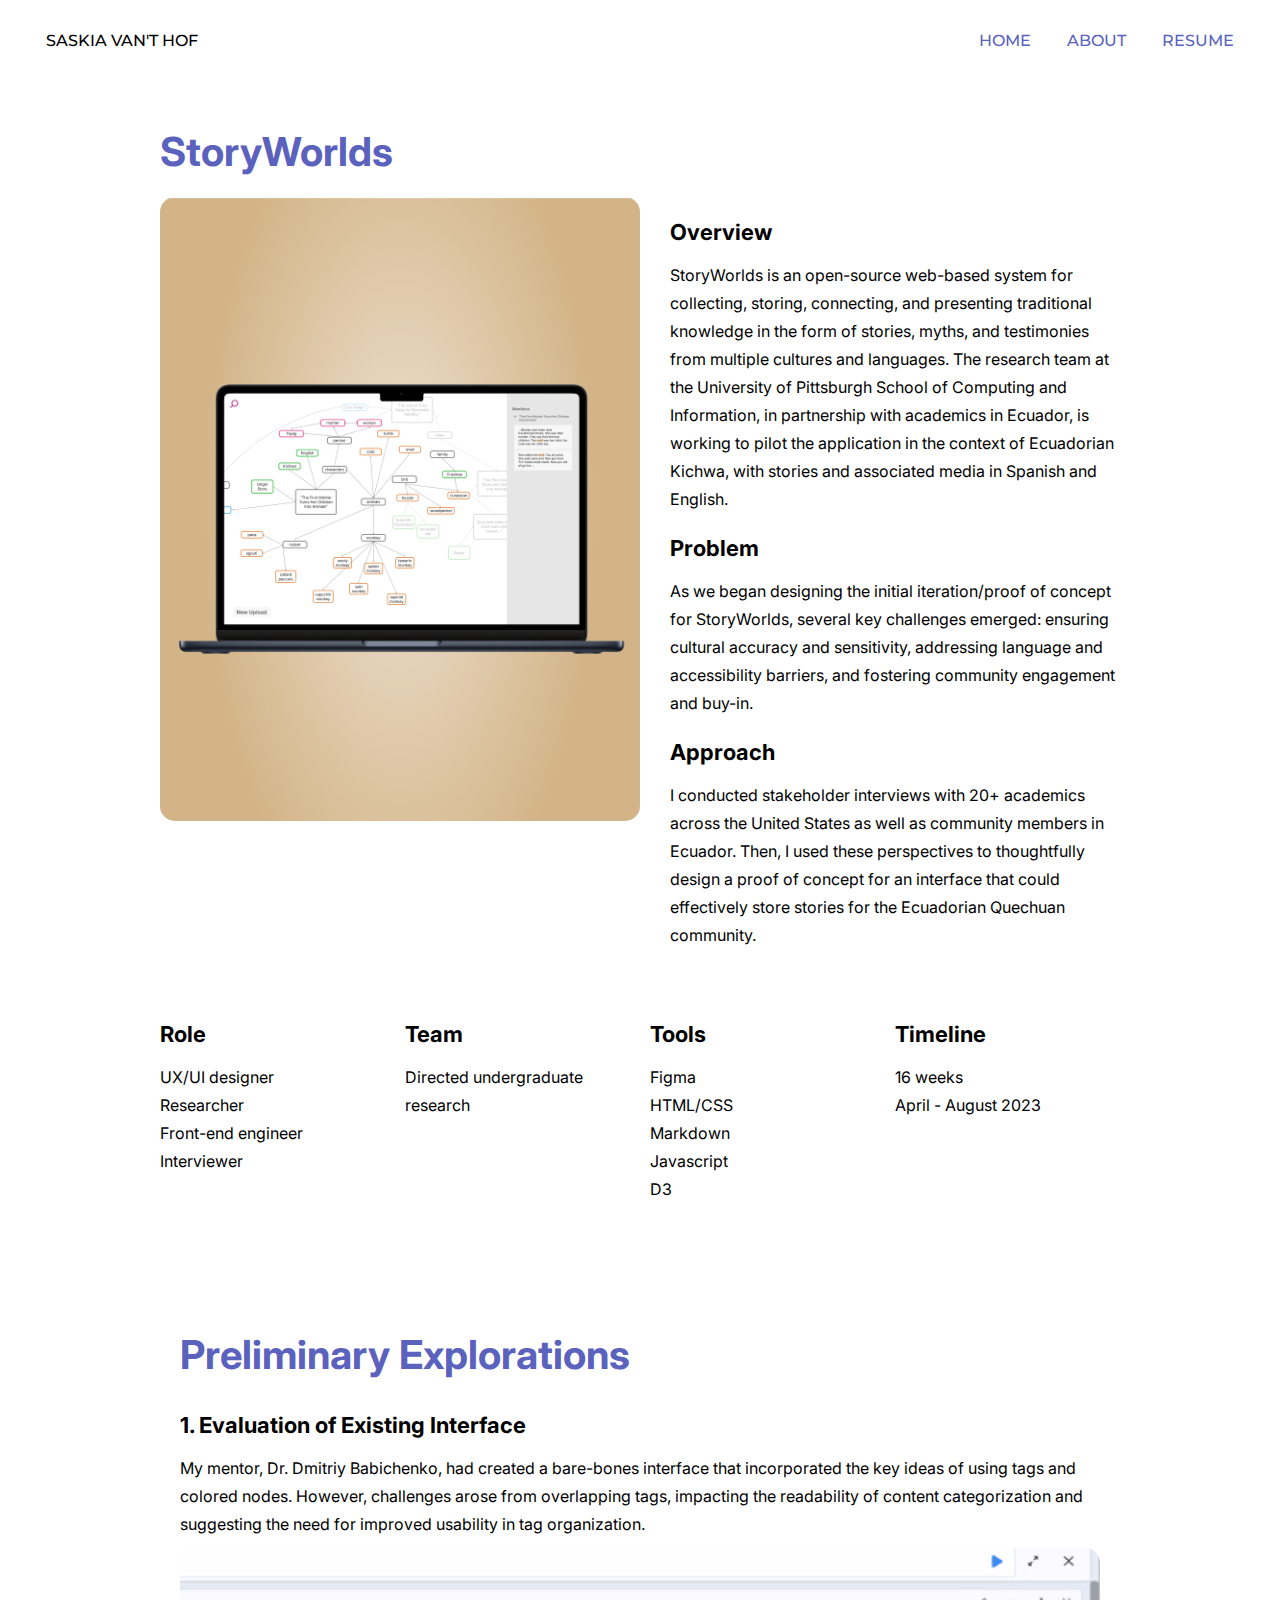
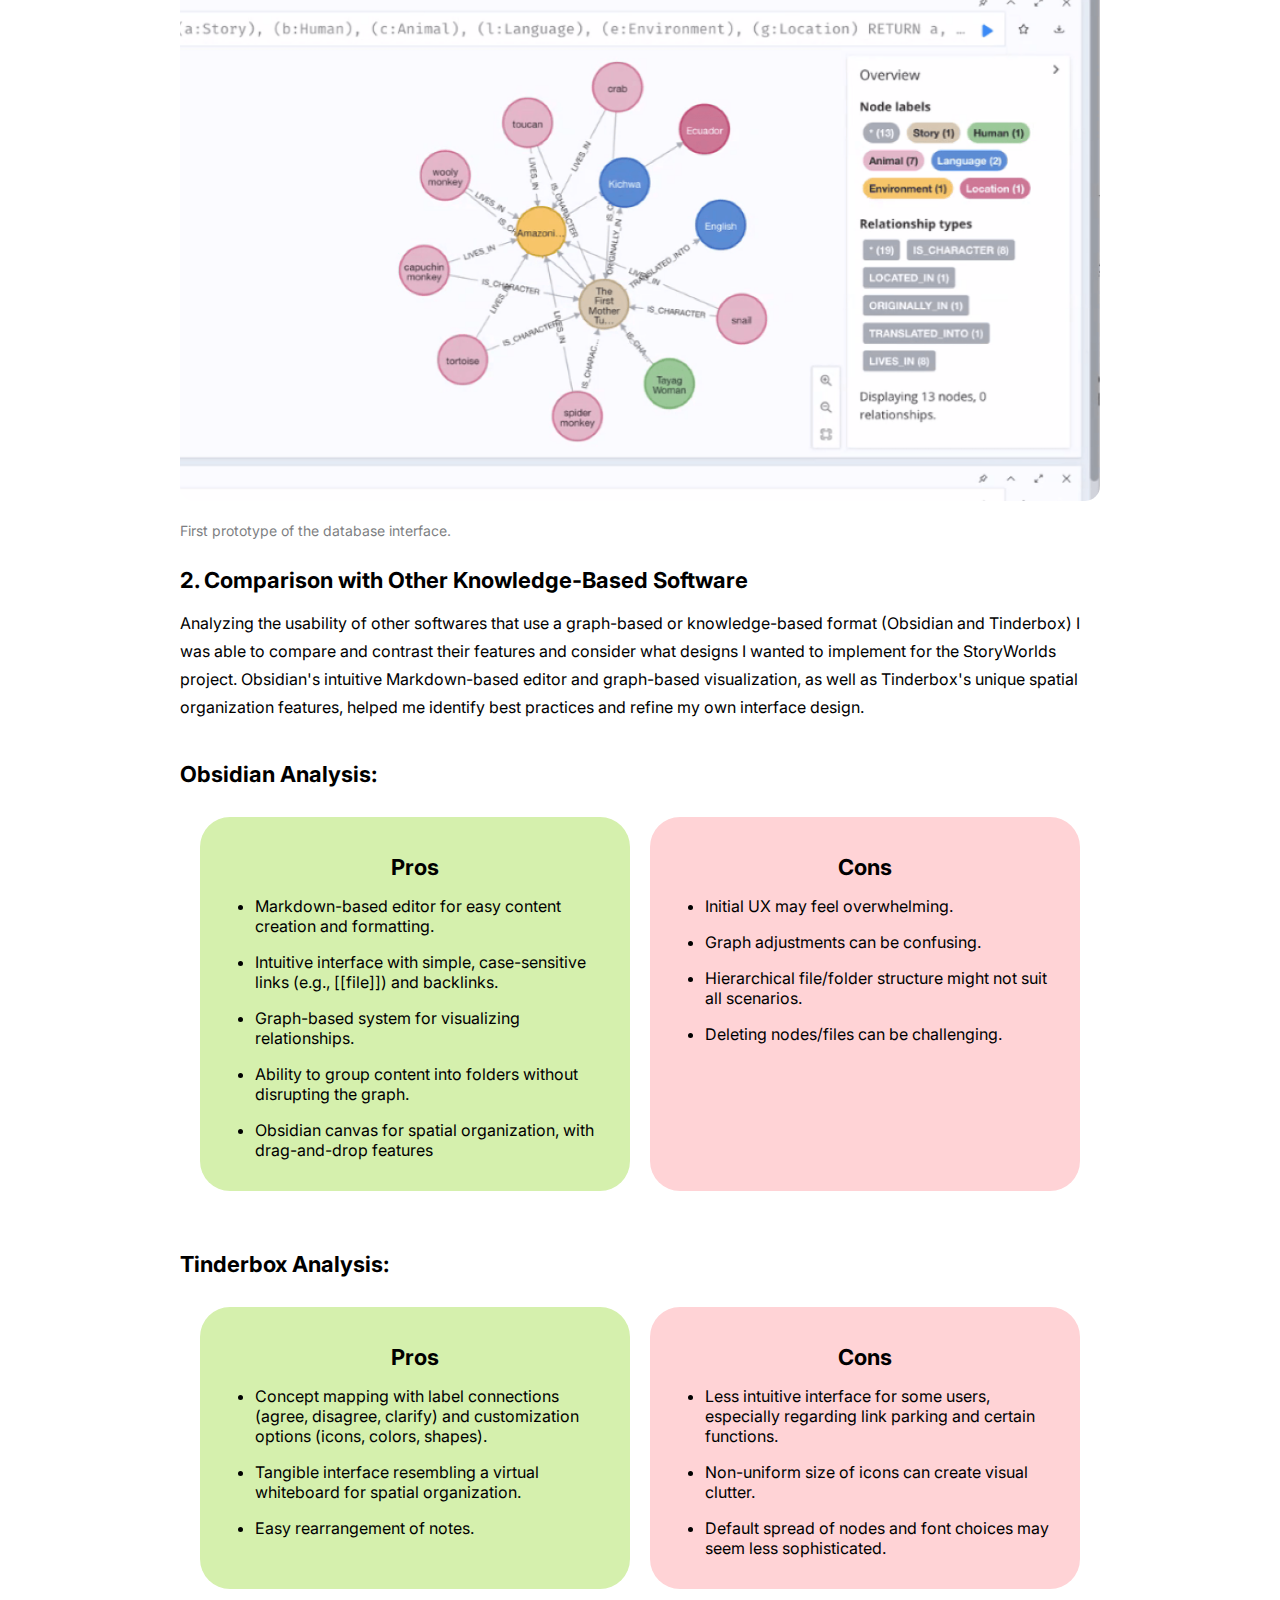
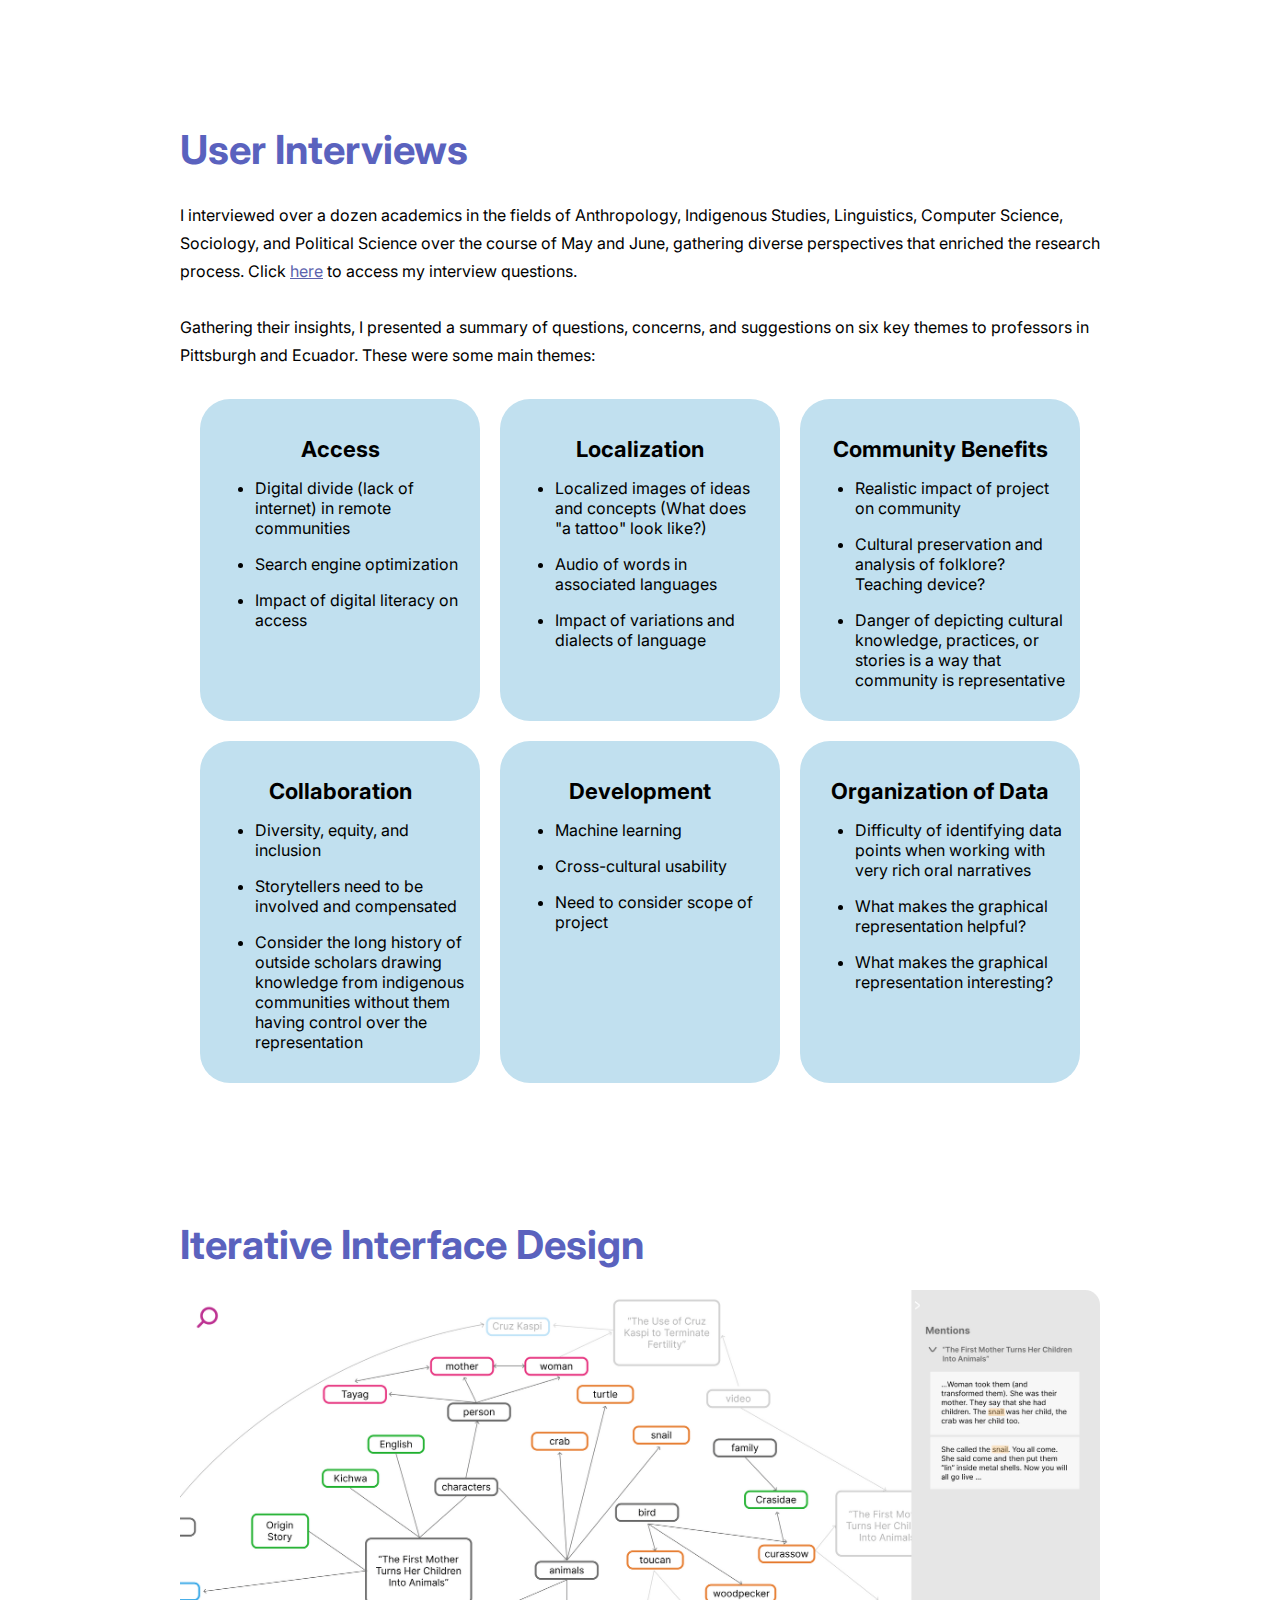
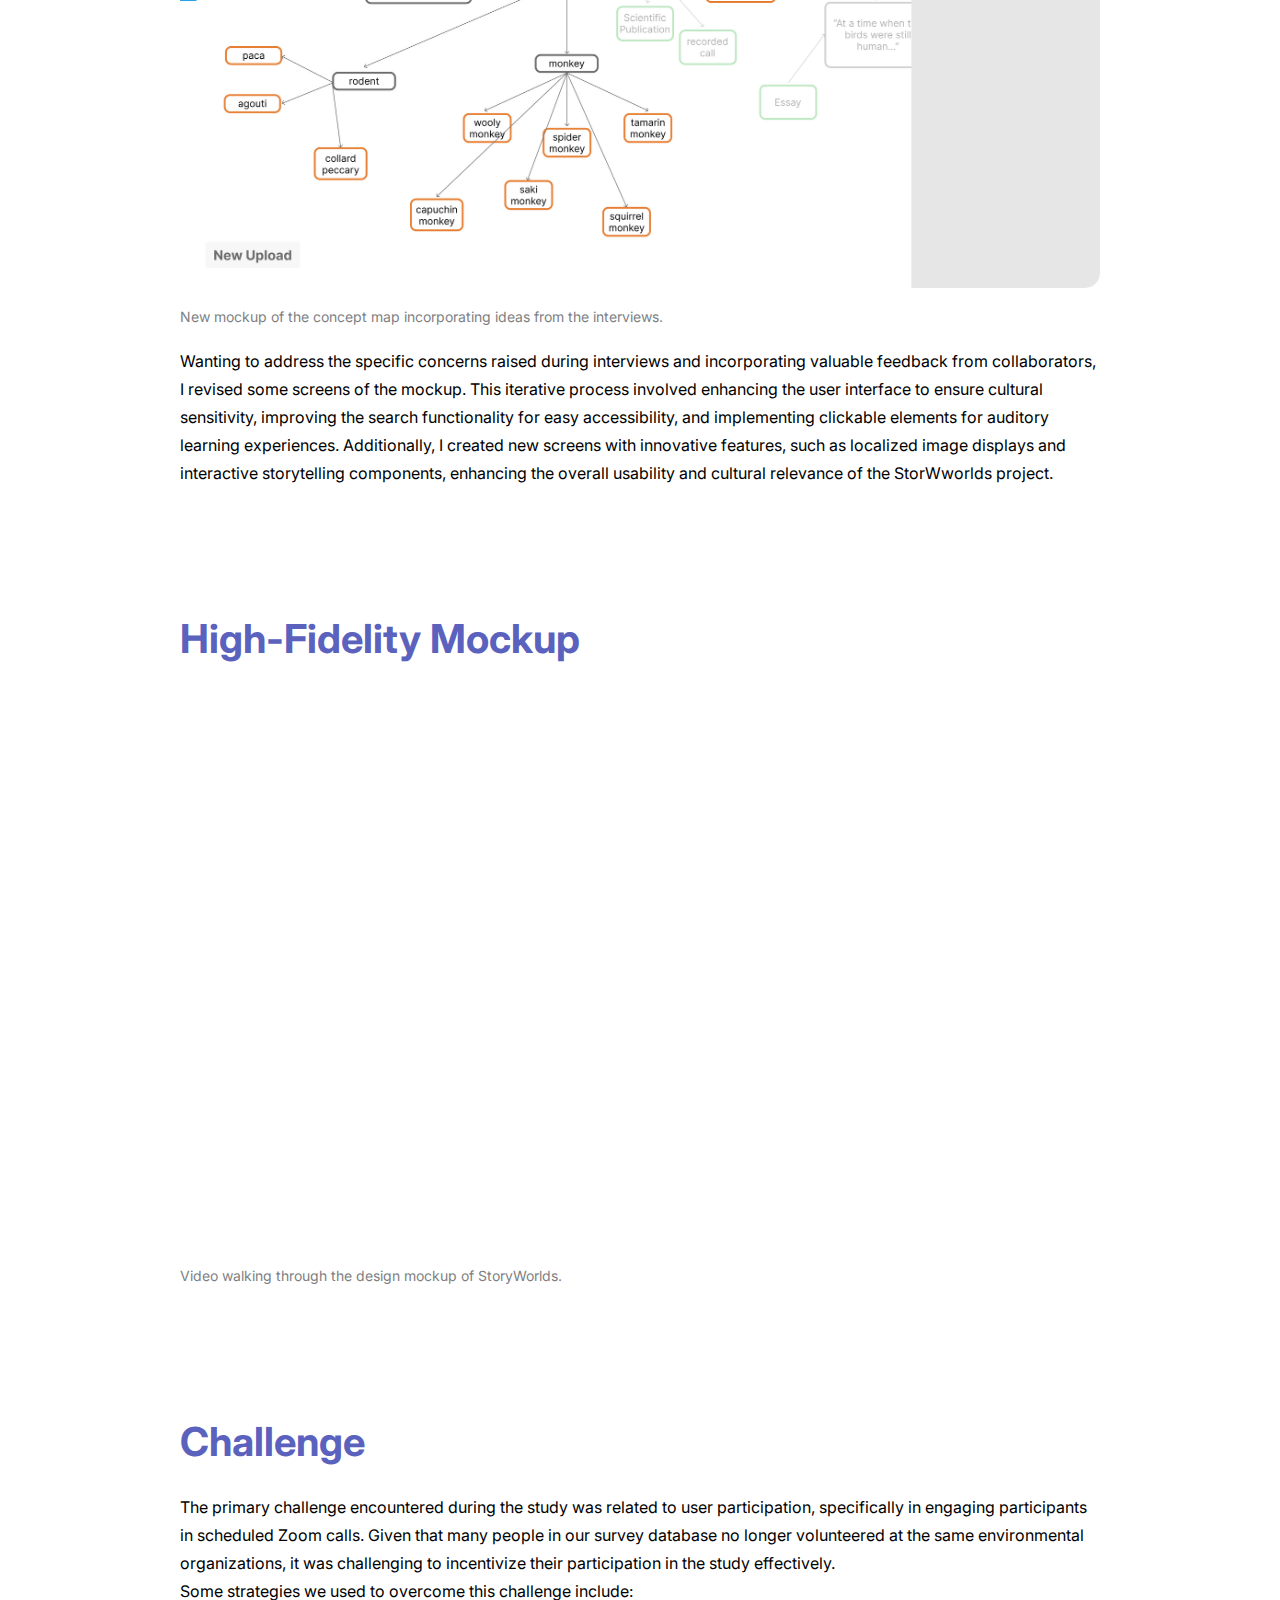
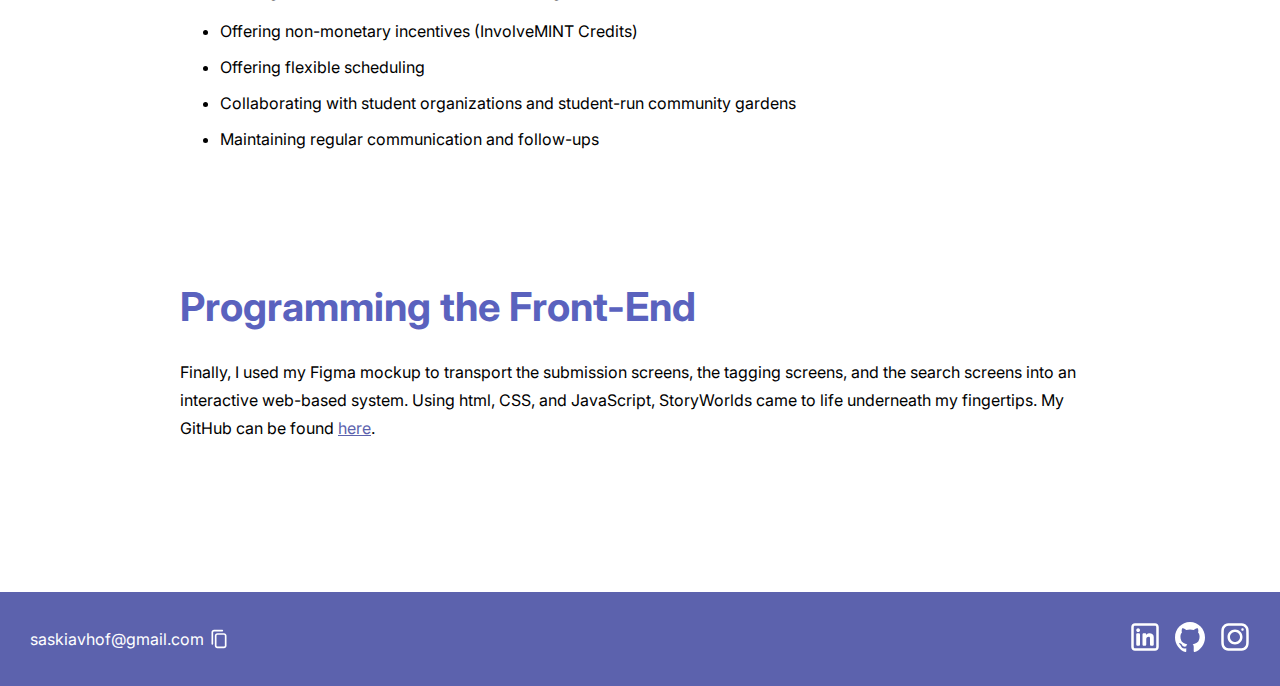
<file: storyworlds.html>
<!DOCTYPE html>
<html lang="en">
<head>
  <title>StoryWorlds</title>
  <link rel="icon" type="image/x-icon" href="home/me.png">
  <meta charset="UTF-8">
  <meta name="viewport" content="width=device-width, initial-scale=1.0">
  <link rel="stylesheet" href="projects.css">
  <script defer src="script.js"></script>
</head>

<!-- Google tag (gtag.js) -->
<script async src="https://www.googletagmanager.com/gtag/js?id=G-143PSEBSB7"></script>
<script>
  window.dataLayer = window.dataLayer || [];
  function gtag(){dataLayer.push(arguments);}
  gtag('js', new Date());

  gtag('config', 'G-143PSEBSB7');
</script>
  
<body class="project">

  <nav>
    <div class="left-section">
      <a href="index.html" id="portfolio" class="home current">SASKIA VAN'T HOF</a>
    </div>
    <div class="right-section">
      <a href="index.html" class="home">HOME</a>
      <a href="about.html" class="about">ABOUT</a>
      <a href="#" onclick="openResume()" class="resume">RESUME</a>
    </div>
  </nav>


  <section class="project-container">
    <div class="career-container">
      <div class="project-title">
        <h1>StoryWorlds</h1>
      </div>
      
      <div class="project-problem">
        <div class="project-left-cell">
          <img src="mockups/StoryWorldsvertical.png" alt="InvolveMINT Work Image" class="work-image" id="involvemint">
        </div>
        <div class="project-right-cell">
          <div class="project-right-cell-content">
            <h3>Overview</h3>
              <p>StoryWorlds is an open-source web-based system for collecting, storing, connecting, and presenting traditional knowledge in the form of stories, myths, and testimonies from multiple cultures and languages. The research team at the University of Pittsburgh School of Computing and Information, in partnership with academics in Ecuador, is working to pilot the application in the context of Ecuadorian Kichwa, with stories and associated media in Spanish and English.</p>
            <h3>Problem</h3>
              <p>As we began designing the initial iteration/proof of concept for StoryWorlds, several key challenges emerged: ensuring cultural accuracy and sensitivity, addressing language and accessibility barriers, and fostering community engagement and buy-in.</p>
            <h3>Approach</h3>
              <p>I conducted stakeholder interviews with 20+ academics across the United States as well as community members in Ecuador. Then, I used these perspectives to thoughtfully design a proof of concept for an interface that could effectively store stories for the Ecuadorian Quechuan community. </p>
            </div>
        </div>
      </div>
    </div>
    <div class="overview-grid">
      <div class="overview-grid-item">
        <h3>Role</h3>
          <p>UX/UI designer<br>Researcher<br>Front-end engineer<br>Interviewer</p>
      </div>
      <div class="overview-grid-item">
        <h3>Team</h3>
          <p>Directed undergraduate research</p>
      </div>
      <div class="overview-grid-item">
        <h3>Tools</h3>
          <p>Figma<br>HTML/CSS<br>Markdown<br>Javascript<br>D3</p>
      </div>
      <div class="overview-grid-item">
        <h3>Timeline</h3>
          <p>16 weeks<br>April - August 2023</p>
      </div>
    </div>
  </section>


  <section class="case-study-container">
    <h1>Preliminary Explorations</h1>
    <div class="case-study-content">
      <div class="case-study-description">
        <h3>1. Evaluation of Existing Interface</h3>
        <p>My mentor, Dr. Dmitriy Babichenko, had created a bare-bones interface that incorporated the key ideas of using tags and colored nodes. However, challenges arose from overlapping tags, impacting the readability of content categorization and suggesting the need for improved usability in tag organization.</p>
      </div>

      <div class="case-study-image">
        <img src="storyworlds/preliminaryResearch.png" alt="Original concept map" class="work-image">
        <h2>First prototype of the database interface.</h2>
      </div>

      <div class="case-study-description">
        <h3>2. Comparison with Other Knowledge-Based Software</h3>
        <p>Analyzing the usability of other softwares that use a graph-based or knowledge-based format (Obsidian and Tinderbox) I was able to compare and contrast their features and consider what designs I wanted to implement for the StoryWorlds project. Obsidian's intuitive Markdown-based editor and graph-based visualization, as well as Tinderbox's unique spatial organization features, helped me identify best practices and refine my own interface design.</p>
      </div>

      <div class="analysis-box">
        <h3>Obsidian Analysis:</h3>
        <div class="pro-con-grid">
          <div class="unordered-list" id="pros">
            <h3>Pros</h3>
              <ul>
                  <li>Markdown-based editor for easy content creation and formatting.</li>
                  <li>Intuitive interface with simple, case-sensitive links (e.g., [[file]]) and backlinks.</li>
                  <li>Graph-based system for visualizing relationships.</li>
                  <li>Ability to group content into folders without disrupting the graph.</li>
                  <li>Obsidian canvas for spatial organization, with drag-and-drop features</li>
              </ul>
          </div>
          <div class="unordered-list" id="cons">
            <h3>Cons</h3>
              <ul>
                  <li>Initial UX may feel overwhelming.</li>
                  <li>Graph adjustments can be confusing.</li>
                  <li>Hierarchical file/folder structure might not suit all scenarios.</li>
                  <li>Deleting nodes/files can be challenging.</li>
              </ul>
          </div>
        </div>
      </div>

      <div class="analysis-box">  
        <h3>Tinderbox Analysis:</h3>
        <div class="pro-con-grid">
          <div class="unordered-list" id="pros">
            <h3>Pros</h3>
              <ul>
                <li>Concept mapping with label connections (agree, disagree, clarify) and customization options (icons, colors, shapes).</li>
                <li>Tangible interface resembling a virtual whiteboard for spatial organization.</li>
                <li>Easy rearrangement of notes.</li>
              </ul>
          </div>
          <div class="unordered-list" id="cons">
            <h3>Cons</h3>
              <ul>
                <li>Less intuitive interface for some users, especially regarding link parking and certain functions.</li>
                <li>Non-uniform size of icons can create visual clutter.</li>
                <li>Default spread of nodes and font choices may seem less sophisticated.</li>
              </ul>
          </div>
        </div>
      </div>
    </div>
  </section>

  <section class="case-study-container">
    <h1>User Interviews</h1>
    <div class="case-study-content">
      <!-- Explanation for the user flow -->
      <div class="case-study-description">
        <p>I interviewed over a dozen academics in the fields of Anthropology, Indigenous Studies, Linguistics, Computer Science, Sociology, and Political Science over the course of May and June, gathering diverse perspectives that enriched the research process. Click <a href="https://docs.google.com/document/d/1D8Bq85Nwe1ClCGxHOv6vxdrlPx-emb-S9UycQdy9pVE/edit" target="_blank">here</a> to access my interview questions.<br>
          <br>Gathering their insights, I presented a summary of questions, concerns, and suggestions on six key themes to professors in Pittsburgh and Ecuador. These were some main themes:</p>
      </div>
      <div class="themes-grid">
        <div class="unordered-list">
          <h3>Access</h3>
            <ul>
                <li>Digital divide (lack of internet) in remote communities</li>
                <li>Search engine optimization</li>
                <li>Impact of digital literacy on access</li>
            </ul>
        </div>
        <div class="unordered-list">
          <h3>Localization</h3>
            <ul>
                <li>Localized images of ideas and concepts (What does "a tattoo" look like?)</li>
                <li>Audio of words in associated languages</li>
                <li>Impact of variations and dialects of language</li>
            </ul>
        </div>
        <div class="unordered-list">
          <h3>Community Benefits</h3>
            <ul>
                <li>Realistic impact of project on community</li>
                <li>Cultural preservation and analysis of folklore? Teaching device?</li>
                <li>Danger of depicting cultural knowledge, practices, or stories is a way that community is representative</li>
            </ul>
        </div>
        <div class="unordered-list">
          <h3>Collaboration</h3>
            <ul>
                <li>Diversity, equity, and inclusion</li>
                <li>Storytellers need to be involved and compensated</li>
                <li>Consider the long history of outside scholars drawing knowledge from indigenous communities without them having control over the representation</li>
            </ul>
        </div>
        <div class="unordered-list">
          <h3>Development</h3>
            <ul>
                <li>Machine learning</li>
                <li>Cross-cultural usability</li>
                <li>Need to consider scope of project</li>
            </ul>
        </div>
        <div class="unordered-list">
          <h3>Organization of Data</h3>
            <ul>
                <li>Difficulty of identifying data points when working with very rich oral narratives</li>
                <li>What makes the graphical representation helpful?</li>
                <li>What makes the graphical representation interesting?</li>
            </ul>
        </div>
    </div>
  </section>

  <section class="case-study-container">
    <h1>Iterative Interface Design</h1>
    <div class="case-study-content">
      <!-- Image with subtitle -->
      <div class="case-study-image">
        <img src="storyworlds/conceptMap.png" alt="Concept map screen" class="work-image">
        <h2>New mockup of the concept map incorporating ideas from the interviews.</h2>
      </div>
      <!-- Explanation for the user flow -->
      <div class="case-study-description">
        <p>Wanting to address the specific concerns raised during interviews and incorporating valuable feedback from collaborators, I revised some screens of the mockup. This iterative process involved enhancing the user interface to ensure cultural sensitivity, improving the search functionality for easy accessibility, and implementing clickable elements for auditory learning experiences. Additionally, I created new screens with innovative features, such as localized image displays and interactive storytelling components, enhancing the overall usability and cultural relevance of the StorWworlds project.</p>
      </div>
    </div>
  </section>

  <section class="case-study-container">
    <h1>High-Fidelity Mockup</h1>
    <div class="case-study-content">
      <!-- Image with subtitle -->
      <div class="case-study-video">
        <iframe width="1000" height="562.5" src="https://www.youtube.com/embed/LuRF_bikjCM?mute=1" alt="Video walking through the AB testing" frameborder="0" allowfullscreen></iframe>
        <h2>Video walking through the design mockup of StoryWorlds.</h2>
      </div>
    </div>
  </section>

  <section class="case-study-container">
    <h1>Challenge</h1>
    <div class="case-study-content">
      <!-- Explanation for the user flow -->
      <div class="case-study-description">
        <p> The primary challenge encountered during the study was related to user participation, specifically in engaging participants in scheduled Zoom calls. Given that many people in our survey database no longer volunteered at the same environmental organizations, it was challenging to incentivize their participation in the study effectively.<br>Some strategies we used to overcome this challenge include:</p>
        <ul class="unordered-list">
          <li>Offering non-monetary incentives (InvolveMINT Credits)</li>
          <li>Offering flexible scheduling</li>
             <li>Collaborating with student organizations and student-run community gardens</li>
           <li>Maintaining regular communication and follow-ups</li>
        </ul>
      </div>
    </div>
  </section>
  

  <section class="case-study-container">
    <h1>Programming the Front-End</h1>
    <div class="case-study-content">
      <div class="case-study-description">
        <p>Finally, I used my Figma mockup to transport the submission screens, the tagging screens, and the search screens into an interactive web-based system. Using html, CSS, and JavaScript, StoryWorlds came to life underneath my fingertips. My GitHub can be found <a href="https://github.com/saskiavhof" target="_blank">here</a>.</p>
      </div>
  </section>

  <footer>
    <div class="footer-content">
      <div class="email-container">
        <span id="copyEmail" class="copy-symbol" onclick="copyToClipboard('saskiavhof@gmail.com')">saskiavhof@gmail.com</span>
        <img id="copyIcon" src="icons/copy.svg" alt="Copy" onclick="copyToClipboard('saskiavhof@gmail.com')">
      </div>
      <div class="social-icons">
        <a href="https://www.linkedin.com/in/saskia-van-t-hof/" target="_blank"><img src="icons/linkedin.svg" alt="LinkedIn"></a>
        <a href="https://github.com/saskiavhof" target="_blank"><img src="icons/github.svg" alt="GitHub"></a>
        <a href="https://www.instagram.com/saskia.makes/" target="_blank"><img src="icons/instagram.svg" alt="Instagram"></a>
      </div>
    </div>
  </footer>

</body>
</html>
</file>
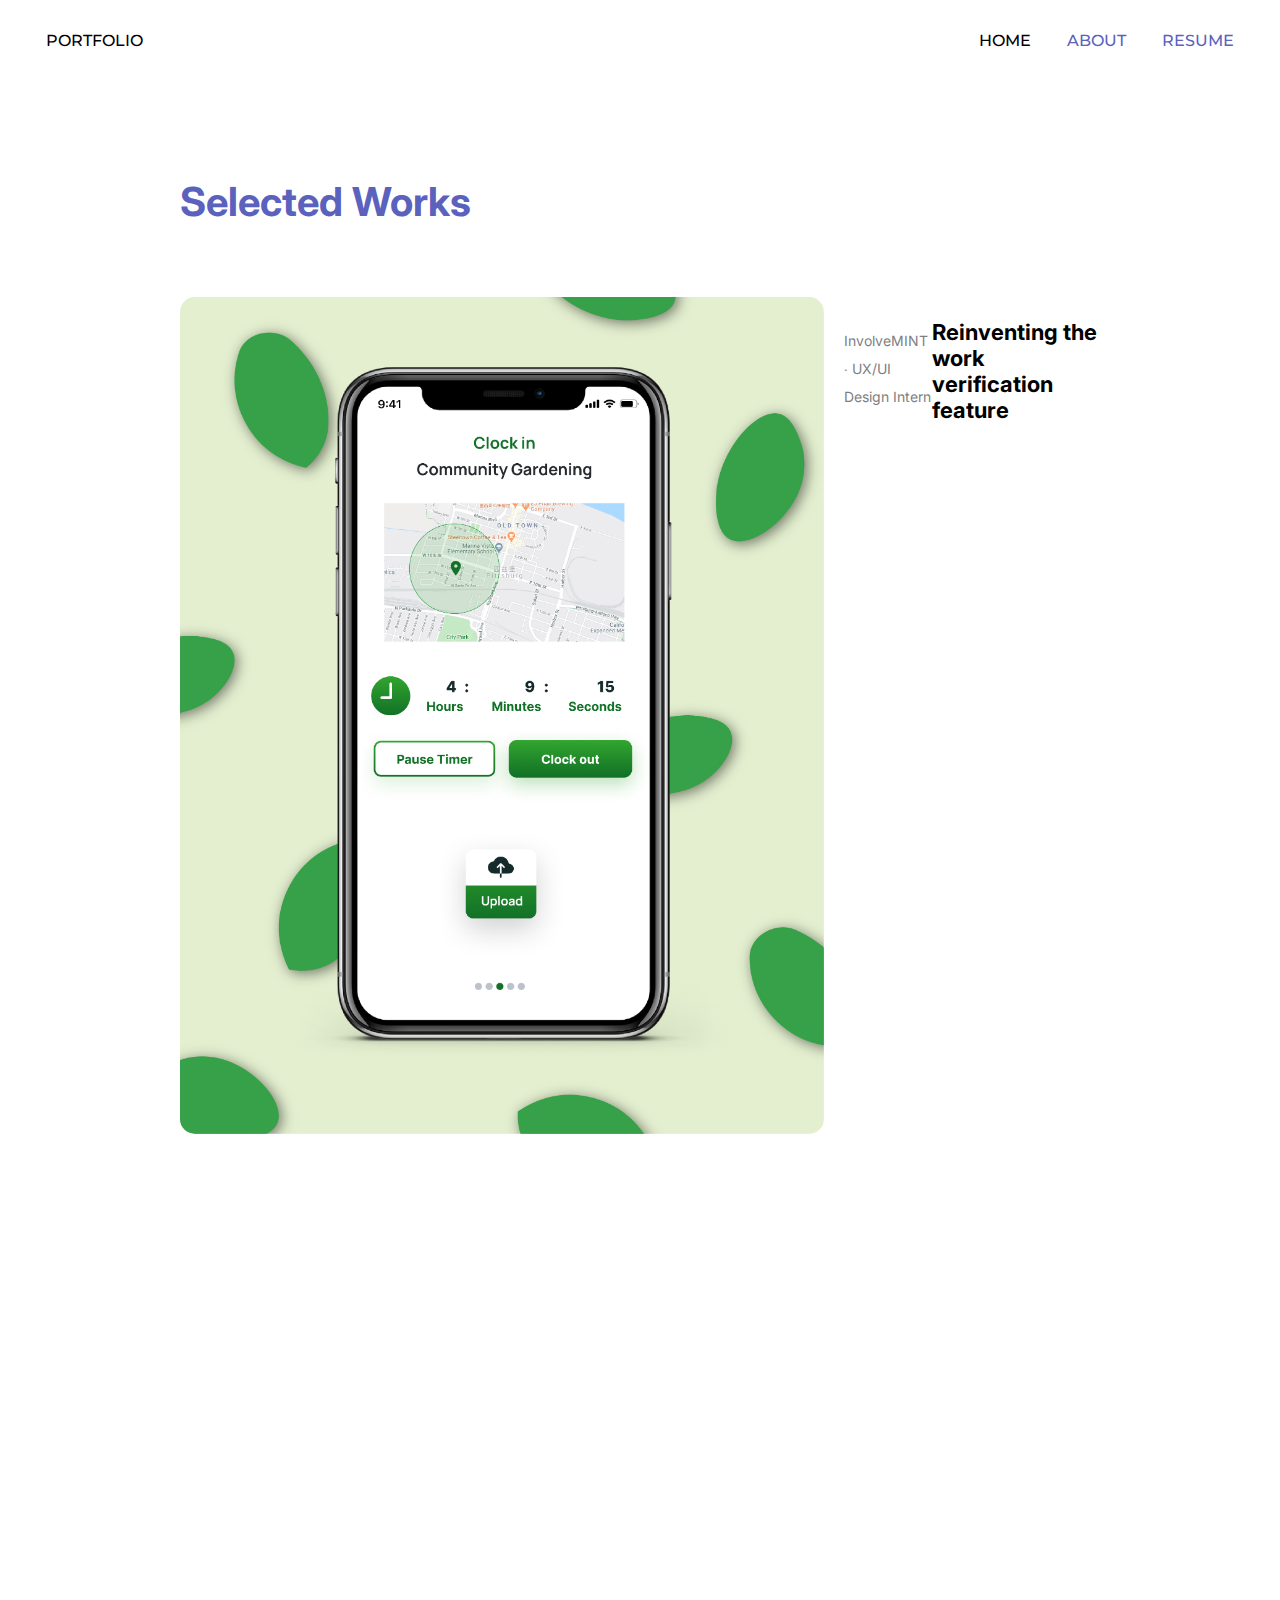
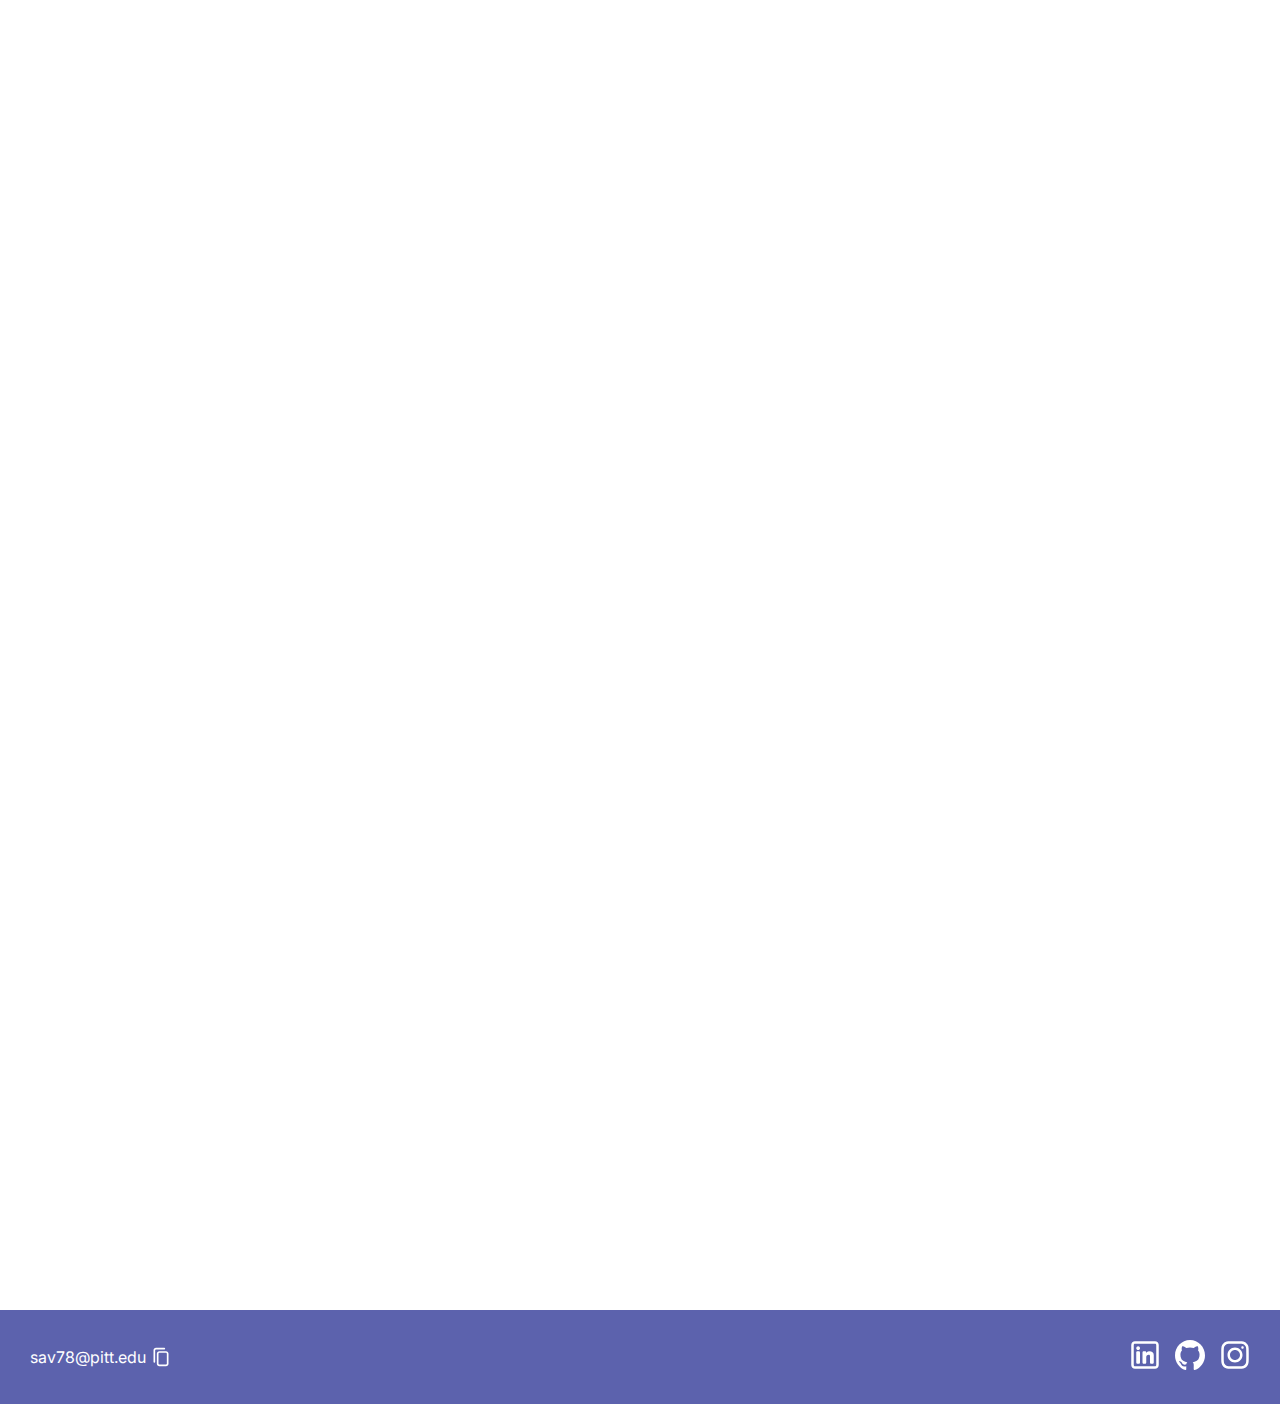
<file: work.html>
<!DOCTYPE html>
<html lang="en">
<head>
  <meta charset="UTF-8">
  <meta name="viewport" content="width=device-width, initial-scale=1.0">
  <link rel="stylesheet" href="style.css">
  <script defer src="script.js"></script>
</head>
<body class="home">

  <nav>
    <div class="left-section">
      <a href="index.html" id="portfolio" class="home current">PORTFOLIO</a>
    </div>
    <div class="right-section">
      <a href="index.html" class="home current">HOME</a>
      <a href="about.html" class="about">ABOUT</a>
      <a href="#" onclick="openResume()" class="resume">RESUME</a>
    </div>
  </nav>


  <section class="selected-works">
    <h1>Selected Works</h1>
    
    <div class="selected-works-container">
      <div class="selected-works-item">
        <img src="mockups/InvolveMINT mockup.png" alt="InvolveMINT Work Image" class="work-image" id="involvemint">
        <h2>InvolveMINT ∙ UX/UI Design Intern</h2>
        <h3>Reinventing the work verification feature</h3>
      </div>
      <div class="selected-works-item">
        <img src="mockups/StoryWorlds Mockup 2.png" alt="Story Worlds Work Image" class="work-image" id="storyworlds">
        <h2>StoryWorlds ∙ UX/UI Researcher</h2>
        <h3>Developing an open-source knowledge graph</h3>
      </div>
      <div class="selected-works-item">
        <img src="mockups/PGHMusicHall Mockup.png" alt="PGH Music Hall Work Image" class="work-image">
        <h2>INFSCI 1420 ∙ UX/UI Designer</h2>
        <h3>Creating a ticketing service for PGH Music Hall</h3>
      </div>
      <div class="selected-works-item">
        <img src="mockups/PGHMusicHall Mockup.png" alt="Forbes & Fifth Work Image" class="work-image">
        <h2>Forbes & Fifth ∙ Designer</h2>
        <h3>Designing undergraduate research journals</h3>
      </div>
      <div class="selected-works-item">
        <img src="mockups/PGHMusicHall Mockup.png" alt="Forbes & Fifth Work Image" class="work-image">
        <h2>Capstone ∙ Web Developer</h2>
        <h3>Programming an interactive website and game</h3>
      </div>
      <div class="selected-works-item">
        <img src="mockups/PGHMusicHall Mockup.png" alt="Forbes & Fifth Work Image" class="work-image">
        <h2>Forbes & Fifth ∙ Designer</h2>
        <h3>Designing an educational kiosk</h3>
      </div>

    </div>
  </section>

  <footer>
    <div class="footer-content">
      <div class="email-container">
        <span id="copyEmail" class="copy-symbol" onclick="copyToClipboard('sav78@pitt.edu')">sav78@pitt.edu</span>
        <img id="copyIcon" src="icons/copy.svg" alt="Copy" onclick="copyToClipboard('sav78@pitt.edu')">
      </div>
      <div class="social-icons">
        <a href="https://www.linkedin.com/in/saskia-van-t-hof/" target="_blank"><img src="icons/linkedin.svg" alt="LinkedIn"></a>
        <a href="https://github.com/saskiavhof" target="_blank"><img src="icons/github.svg" alt="GitHub"></a>
        <a href="https://www.instagram.com/saskia.makes/" target="_blank"><img src="icons/instagram.svg" alt="Instagram"></a>
      </div>
    </div>
  </footer>

</body>
</html>
</file>
<file: style.css>
@import url('https://fonts.googleapis.com/css2?family=Inter:ital,opsz,wght@0,14..32,100..900;1,14..32,100..900&display=swap');
@import url('https://fonts.googleapis.com/css2?family=Montserrat:wght@500;600;700;800&display=swap');

h1 {
  font-size: 40px;
  line-height: 70px;
  margin-bottom: 10px;
  text-align: left; /* Center the text horizontally */
  /*font-family: 'Ubuntu', sans-serif;*/
  font-weight: 700;
  color: #5a62be;
}

h2 {
  font-size: 14px;
  line-height: 28px;
  margin-bottom: 10px;
  text-align: left;
  color: #7e7f83;
  font-weight: 400;
}

h3{
  font-size: 22px;
  margin-bottom: 10px;
  text-align: left;
  font-weight: 700;
}

p {
  font-size: 16px;
  line-height: 28px;
  margin-bottom: 10px;
  text-align: left; /* Center the text horizontally */
  color: black;
}

body {
  margin: 0;
  font-family: "Inter", sans-serif;
  padding-top: 100px; 
}


nav {
  position: fixed;
  top: 0px;
  background-color: white;
  overflow: hidden;
  color: black;
  display: flex;
  justify-content: space-between;
  padding: 30px;
  width: calc(100% - 60px);
  z-index: 1000;
}

.left-section {
  float: left;
}

#left-cell h1{
  /*animation: slide-in-left 0.8s cubic-bezier(0.250, 0.460, 0.450, 0.940) 0.3s both;*/
  animation: fade-in-bottom 0.6s cubic-bezier(0.390, 0.575, 0.565, 1.000) .25s both;
}

#left-cell p{
  /*animation: slide-in-left 0.8s cubic-bezier(0.250, 0.460, 0.450, 0.940) 1s both;*/
  animation: fade-in-bottom 0.6s cubic-bezier(0.390, 0.575, 0.565, 1.000) 1s both;
}





@keyframes slide-in-left {
  0% {
    transform: translateX(-1000px);
    opacity: 0;
  }
  100% {
    transform: translateX(0);
    opacity: 1;
  }
}

@keyframes fade-in-bottom {
  0% {
    transform: translateY(50px);
    opacity: 0;
  }
  100% {
    transform: translateY(0);
    opacity: 1;
  }
}




.right-section {
  float: right;
}

nav a {
  text-align: center;
  padding: 14px 16px;
  text-decoration: none;
  color: #5a62be; /* default color for non-bold links */
  font-weight: 500;
  font-family: 'Montserrat', sans-serif;
}
  
nav a:hover {
  color: black;
  text-decoration: underline;
}
  
nav a.home.current,
nav a.about.current,
nav a.resume.current {
  color: black; /* color for the current bold link */
  font-weight: 500; /* font weight for the current bold link */
}

#portfolio {
  color: black;
}


.intro-container {
    display: flex;
    margin: auto;
    width: 100%; /* Make it take full width of the screen */
    max-width: 1000px; /* Set a max-width for larger screens */
    padding: 20px;
    box-sizing: border-box;
}

.intro-container h3{
  margin-bottom: -15px;
}

.left-cell {
  flex: 1;
  padding: 20px;
  display: flex;
  flex-direction: column;
  justify-content: center;
  height: 600px;
}
  
.right-cell {
  flex: 1; /* Takes up 1 part of the flex container */
  padding: 20px; /* Adjust padding as needed */
  height: 600px;
  justify-content: center;
}
  
.right-cell img {
  max-width: 90%;
  height: auto;
  display: block; /* Ensure the image is a block element */
  margin: 0 auto;
  border-radius: 15px;
}

#about-photo {
  margin-top: 30px;
}



.selected-works {
  padding: 40px;
  max-width: 1000px;
  margin: auto;
  box-sizing: border-box;
}


.selected-works-container {
  display: grid;
  grid-template-columns: repeat(1, 1fr);
  gap: 20px;
  max-width: 1000px;
  margin: auto;
  width: 100%; 
  transition: transform 0.7s ease-in-out, opacity 0.7s ease-in-out;
}
/*
.selected-works-item {
  overflow: hidden;
  transform: translateY(100px);
  opacity: 0;
  transition: transform 0.7s ease-in-out, opacity 0.7s ease-in-out;
}*/

.selected-works-item {
  overflow: hidden;
  display: flex; /* Use flexbox to align items horizontally */
  margin-bottom: 50px;
  margin-top: 50px;
  transform: translateY(100px);
  opacity: 0;
  transition: transform 0.7s ease-in-out, opacity 0.7s ease-in-out;
}

.work-image {
  max-width: 70%;
  border-radius: 15px 15px 0 0; /* Apply border-radius only to the top corners */
  border-radius: 15px;
  margin-right: 20px;
  cursor: pointer;
  transition: transform 0.3s ease-in-out;
}

.selected-work-item-details{
  flex: 1;
  text-align: left;
}

.selected-works h2 {
  font-size: 14px;
  font-weight: 400;
  margin-top: 30px;
  cursor: pointer;
}


.selected-work-item-details h2:hover{
  text-decoration: underline;
}



@media (max-width: 768px) {
  .intro-container {
    flex-direction: column; /* Stack items vertically on smaller screens */
    justify-content: center;
    width: auto;
  }

  .about-container {
    flex-direction: column; /* Stack items vertically on smaller screens */
    justify-content: center;
    width: auto;
  }

  .right-cell {
    order: -1; /* Move the .right-cell to the top in the stacked layout */
    max-width: 100%;
    height: auto;
    align-items: center;
  }

  .right-cell img {
    display: block; /* Ensure the image is a block element */
    margin: 0 auto; /* Center the image horizontally within the .right-cell */
    max-width: 100%; /* Ensure the image doesn't exceed its container */
    height: auto;
  }

  .selected-works h1 {
    text-align: left; /* Align text to the left on smaller screens */
  }

  .selected-works h2 {
    text-align: left; /* Align text to the left on smaller screens */
  }

  .selected-works h3 {
    text-align: left; /* Align text to the left on smaller screens */
  }

  .selected-works-container {
    grid-template-columns: 1fr; /* Change to a 1 x 1 grid for smaller screens */
  }

  .selected-works-item {
    flex-direction: column; /* Stack items vertically on smaller screens */
  }

  .selected-works-item .work-image{
    max-width: 100%; /* Stack items vertically on smaller screens */
  }
}


.photo-grid {
  display: grid;
  grid-template-columns: repeat(3, 1fr);
  gap: 15px;
  max-width: 1000px;
  margin: 0 auto;
}

.dish-photo {
  width: 100%;
  height: auto;
  border-radius: 15px; /* Rounded corners */
  transition: transform 0.3s ease-in-out;
}

.dish-photo:hover {
  transform: scale(1.05); /* Slight zoom effect on hover */
}

/* Media Query for responsive grid on smaller screens */
@media (max-width: 768px) {
  .photo-grid {
    grid-template-columns: 1fr 1fr; /* 2 columns for smaller screens */
  }
}

@media (max-width: 480px) {
  .photo-grid {
    grid-template-columns: 1fr; /* 1 column for very small screens */
  }
}


footer {
  background-color: #5c62ad;
  color: white;
  text-align: center;
  padding: 30px;
  margin-top: 100px; 
}

.footer-content {
  display: flex;
  justify-content: space-between;
  align-items: center;
}

.email-container {
  display: flex;
  align-items: center;
  transition: transform 0.2s ease-in;
}

.email-container:hover {
  /*transform: translateY(-5px);*/
  transform: scale(1.1);
}

.copy-symbol {
  cursor: pointer;
  margin-right: 5px;
}

#copyIcon {
  cursor: pointer;
  width: 20px;
  height: 20px;
  filter: brightness(0) invert(1);
}

.social-icons {
  display: flex;
  gap: 15px;
}

.social-icons img {
  width: 30px;
  height: 30px;
  transition: transform 0.2s ease-in;
  filter: brightness(0) invert(1);
}

.social-icons img:hover {
  /*transform: translateY(-5px);*/
  transform: scale(1.2);
}

.career-container {
  margin: auto;
  width: 100%;
  max-width: 1000px;
  padding: 20px;
  box-sizing: border-box;
}



.career-content {
  padding: 20px;
}

.experience-content {
  display: flex;
  align-items: center; /* Vertically align items */
  padding: 20px;
}

.position-container {
  display: flex;
  gap: 20px; /* Spacing between logo and details */
}

.logo {
  display: flex;
  align-items: center; /* Center the logo vertically */
  justify-content: center; /* Optional: Horizontal centering */
}

.logo img {
  height: 100px;
  width: 100px;
  object-fit: contain;
}

.position-details {
  display: flex;
  flex-direction: column; 
  justify-content: center;
}

.position-details p{
  margin: 0px;
}

.project-container {
  padding: 20px; /* Add padding to the project-container */
}

.project-title {
  display: flex;
  flex-direction: column; /* Stack items vertically */
}

.project-title h1{
  color: black;
  margin-bottom: -10px;
}

.project-title h2 {
  margin-bottom: 20px;
}

.involvemint-button {
  background-color: #5a62be;
  color: white;
  padding: 10px 20px;
  text-decoration: none;
  border-radius: 5px;
  position: absolute;
  top: 100px; /* Adjust the top position as needed */
  right: 20px; /* Adjust the right position as needed */
}

.project-problem {
  display: flex;
  flex-direction: row; /* Keep items in a row on regular screens */
}

.project-left-cell {
  max-width: 50%; /* Adjust width for regular screens */
  height: auto;
}

.project-right-cell {
  max-width: 50%; /* Adjust width for regular screens */
  height: auto;
}

.project-right-cell h3{
  font-weight: 700;
}

.project-right-cell-content {
 padding-left: 30px;;
}

/* Media query for smaller screens */
@media (max-width: 768px) {

  .right-section {
    float: none; 
    display: flex;
    justify-content: center;
    align-items: center;
    width: 100%;
  }
  
  .project-title {
    flex-direction: column; /* Stack items vertically on smaller screens */
    align-items: center;
  }

  .project-problem {
    flex-direction: column; /* Stack items vertically on smaller screens */
  }

  .project-left-cell,
  .project-right-cell {
    max-width: 100%; /* Adjust width for smaller screens */
    height: auto;
  }

  .project-right-cell-content {
    padding-left: 0px;;
   }

    .left-cell {
    order: 0; /* Ensure the right cell (illustration) is below the left cell */
  }

  .right-cell {
    order: 1; /* Ensure the right cell (illustration) is below the left cell */
    margin-top: 20px; /* Optional: Space between description and image */
  }

  .right-cell img {
    max-width: 100%; /* Ensure the image doesn’t exceed its container width */
    height: auto; /* Maintain aspect ratio */
  }

  .blue-button {
    margin-bottom: 30px;
  }

  nav #portfolio {
    display: none;
  }

  .logo img {
    height: 60px;
    width: 60px;
    object-fit: contain;
  }
}
</file>
<file: projects.css>
@import url('https://fonts.googleapis.com/css2?family=Inter:ital,opsz,wght@0,14..32,100..900;1,14..32,100..900&display=swap');
@import url('https://fonts.googleapis.com/css2?family=Montserrat:wght@500;600;700;800&display=swap');

h1 {
  font-size: 40px;
  line-height: 70px;
  margin-bottom: 10px;
  text-align: left; /* Center the text horizontally */
  /*font-family: 'Ubuntu', sans-serif;*/
  font-weight: 700;
  color: #5a62be;
}

h2 {
  font-size: 14px;
  line-height: 28px;
  margin-bottom: 10px;
  text-align: left;
  color: #7e7f83;
  font-weight: 400;
}

h3{
  font-size: 22px;
  margin-bottom: 10px;
  text-align: left;
  /*font-weight: 500;*/
  font-weight: 700;
}

p {
  font-size: 16px;
  line-height: 28px;
  margin-bottom: 10px;
  text-align: left; /* Center the text horizontally */
  color: black;
}

p {
  font-size: 16px;
  line-height: 28px;
  margin-bottom: 10px;
  text-align: left; /* Center the text horizontally */
  color: black;
}


body {
  margin: 0;
  font-family: "Inter", sans-serif;
}
  
nav {
  position: fixed;
  top: 0px; /* Adjust the top position as needed */
  background-color: white;
  overflow: hidden;
  color: black;
  display: flex;
  justify-content: space-between;
  padding: 30px;
  width: calc(100% - 60px); /* Adjust the width to keep the original layout */
  z-index: 1000;
}

.left-section {
  float: left;
}

.right-section {
  float: right;
}

nav a {
  text-align: center;
  padding: 14px 16px;
  text-decoration: none;
  color: #5a62be; /* default color for non-bold links */
  font-weight: 500;
  font-family: 'Montserrat', sans-serif;
}
  
nav a:hover {
  color: black;
  text-decoration: underline;
}
  
nav a.home.current,
nav a.about.current,
nav a.resume.current {
  color: black; /* color for the current bold link */
  font-weight: 500; /* font weight for the current bold link */
}

a {
  color: #5c62ad; /* You can replace this with the color you want */
}

a:hover{
  color: black; /* You can replace this with the color you want */
}


#portfolio {
  color: black;
  font-weight: 500; 
}


.work-image {
  max-width: 100%;
  border-radius: 15px 15px 0 0; /* Apply border-radius only to the top corners */
  border-radius: 15px;
}


footer {
  background-color: #5c62ad;
  color: white;
  text-align: center;
  padding: 30px;
  margin-top: 100px; 
}

.footer-content {
  display: flex;
  justify-content: space-between;
  align-items: center;
}

.email-container {
  display: flex;
  align-items: center;
  transition: transform 0.2s ease-in;
}

.email-container:hover {
  /*transform: translateY(-5px);*/
  transform: scale(1.1);
}

.copy-symbol {
  cursor: pointer;
  margin-right: 5px;
}

#copyIcon {
  cursor: pointer;
  width: 20px;
  height: 20px;
  filter: brightness(0) invert(1);
}

.social-icons {
  display: flex;
  gap: 15px;
}

.social-icons img {
  width: 30px;
  height: 30px;
  transition: transform 0.2s ease-in;
  filter: brightness(0) invert(1);
}

.social-icons img:hover {
  /*transform: translateY(-5px);*/
  transform: scale(1.2);
}

.career-container {
  margin: auto;
  width: 100%;
  max-width: 1000px;
  padding: 20px;
  box-sizing: border-box;
}

.career-content {
  padding: 20px;
}








.project-container {
  padding: 20px;
  box-sizing: border-box;
}


.project-title {
  display: flex;
  margin-top: 50px;
}

.project-problem {
  display: flex;
  flex-direction: row; /* Keep items in a row on regular screens */
}

.project-left-cell {
  max-width: 50%; /* Adjust width for regular screens */
  height: 600px;

}

.project-right-cell {
  max-width: 50%; /* Adjust width for regular screens */
  height: auto;
}

.project-right-cell h3{
  font-weight: 700;
}

.project-right-cell-content {
 padding-left: 30px;;
}



.overview-grid {
  display: grid;
  grid-template-columns: repeat(4, 1fr);
  grid-gap: 20px; /* Adjust the gap between grid items */
  margin: auto;
  width: 100%;
  max-width: 1000px;
  padding: 20px;
  box-sizing: border-box;
}
/*
.overview-grid h3{
  font-weight: 700;
}*/

.case-study-container{
  margin: auto;
  width: 100%;
  max-width: 1000px;
  padding: 40px;
  box-sizing: border-box;
}

.case-study-video {
  position: relative;
  overflow: hidden;
}

.case-study-video iframe {
  max-width: 100%;
}


.list li{
  margin-bottom: 1em;
}

.unordered-list li{
  margin-bottom: 1em;
}

.tests-grid {
  display: grid;
  grid-template-columns: repeat(2, 1fr);
  grid-gap: 20px; /* Adjust the gap between grid items */
  margin: auto;
  width: 100%;
  max-width: 1000px;
  padding: 20px;
  box-sizing: border-box;
}

.tests-grid h3{
  text-align: center;
}

.tests-grid .testA {
  background-color: #c1e0ef; /* Set the background color for Pros */
  border-radius: 30px;
  padding: 15px;
}

.tests-grid .testB {
  background-color: #c1e0ef; /* Set the background color for Pros */
  border-radius: 30px;
  padding: 15px;
}

.pro-con-grid h3{
  text-align: center;
}
.pro-con-grid {
  display: grid;
  grid-template-columns: repeat(2, 1fr);
  grid-gap: 20px; /* Adjust the gap between grid items */
  margin: auto;
  width: 100%;
  max-width: 1000px;
  padding: 20px;
  box-sizing: border-box;
}

.analysis-box{
  /*background-color: #e3b7c8; Set the background color */
  margin-top: 40px;
}

.analysis-box #pros {
  background-color: #d5f0ad; /* Set the background color for Pros */
  border-radius: 30px;
  padding: 15px;
}

.analysis-box #cons {
  background-color: #ffd3d6; /* Set the background color for Cons */
  border-radius: 30px;
  padding: 15px;
}

.themes-grid{
  display: grid;
  grid-template-columns: repeat(3, 2fr);
  grid-gap: 20px; /* Adjust the gap between grid items */
  margin: auto;
  width: 100%;
  max-width: 1000px;
  padding: 20px;
  box-sizing: border-box;
}

.themes-grid .unordered-list {
  background-color: #c1e0ef; /* Set the background color */
  border-radius: 30px; 
  padding: 15px;
}

.themes-grid h3{
  text-align: center;
}

.back-to-home {
  text-align: center;
  margin: 20px 0; /* Adjust the margin as needed */
}

.back-to-home-button {
  display: inline-block;
  padding: 10px 20px;
  background-color: #5c62ad;
  color: white;
  text-decoration: none;
  border-radius: 15px;
  font-size: 16px;
  transition: transform 0.2s ease-in;
}

.back-to-home-button:hover {
  color: white;
  /*transform: translateY(-5px);*/
  transform: scale(1.1);
}


/* Media query for smaller screens */
@media (max-width: 768px) {

    .right-section {
    float: none; /* Remove float property */
    display: flex;
    justify-content: center; /* Center items horizontally in the right-section */
    align-items: center; /* Vertically align if necessary */
    width: 100%; /* Ensure it spans the full width */
  }
  
  .project-title {
    flex-direction: column; /* Stack items vertically on smaller screens */
    align-items: left;
  }

  .project-problem {
    flex-direction: column; /* Stack items vertically on smaller screens */
  }

  .project-left-cell,
  .project-right-cell {
    max-width: 100%; /* Adjust width for smaller screens */
    height: auto;
  }

  .project-right-cell-content {
    padding-left: 0px;;
   }

  .right-cell img {
    max-width: 100%;
  }

  .overview-grid {
    grid-template-columns: repeat(2, 2fr);
  }

  .themes-grid{
    grid-template-columns: repeat(2, 3fr);
  }
}

@media (max-width: 600px) {
  .overview-grid {
    grid-template-columns: repeat(1, 4fr);
  }
  
  .pro-con-grid {
    grid-template-columns: repeat(1, 2fr);
  }

  .themes-grid{
    grid-template-columns: repeat(1, 6fr);
  }

  nav #portfolio {
    display: none;
  }
}
</file>
